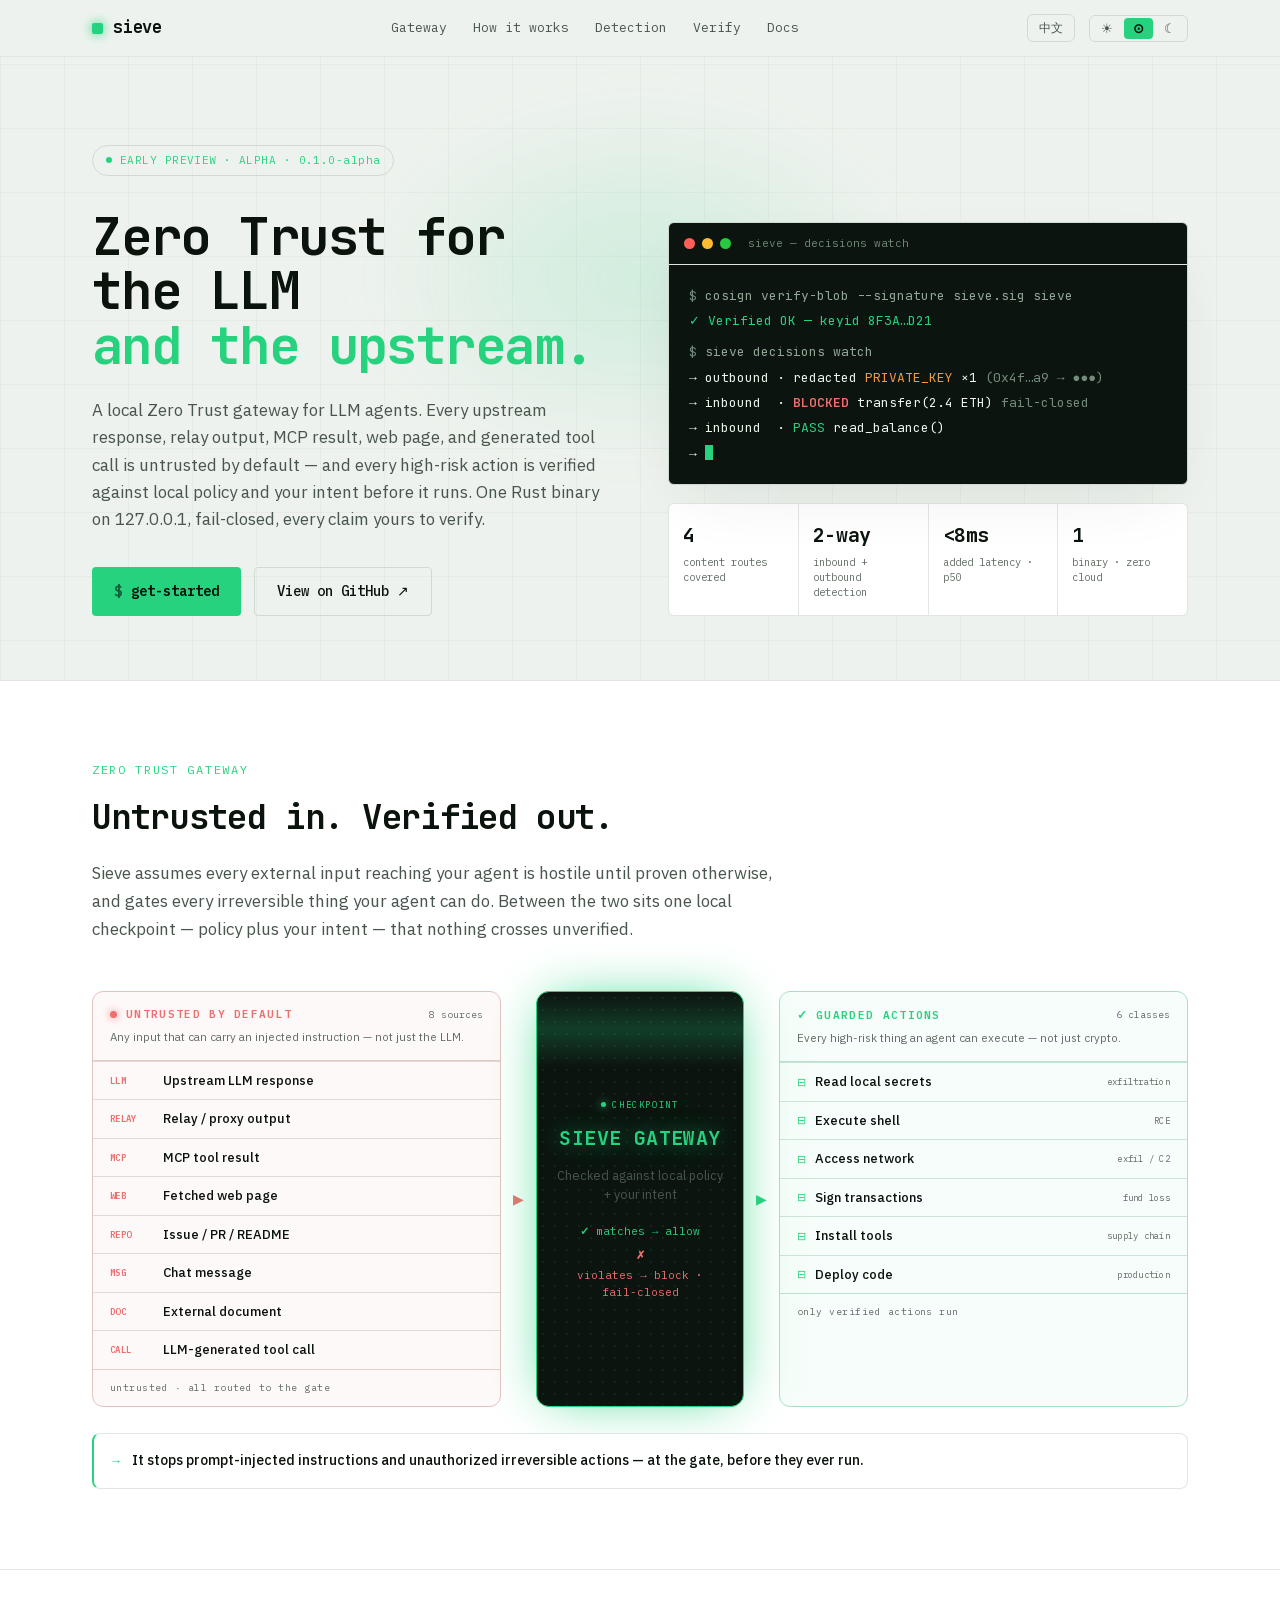
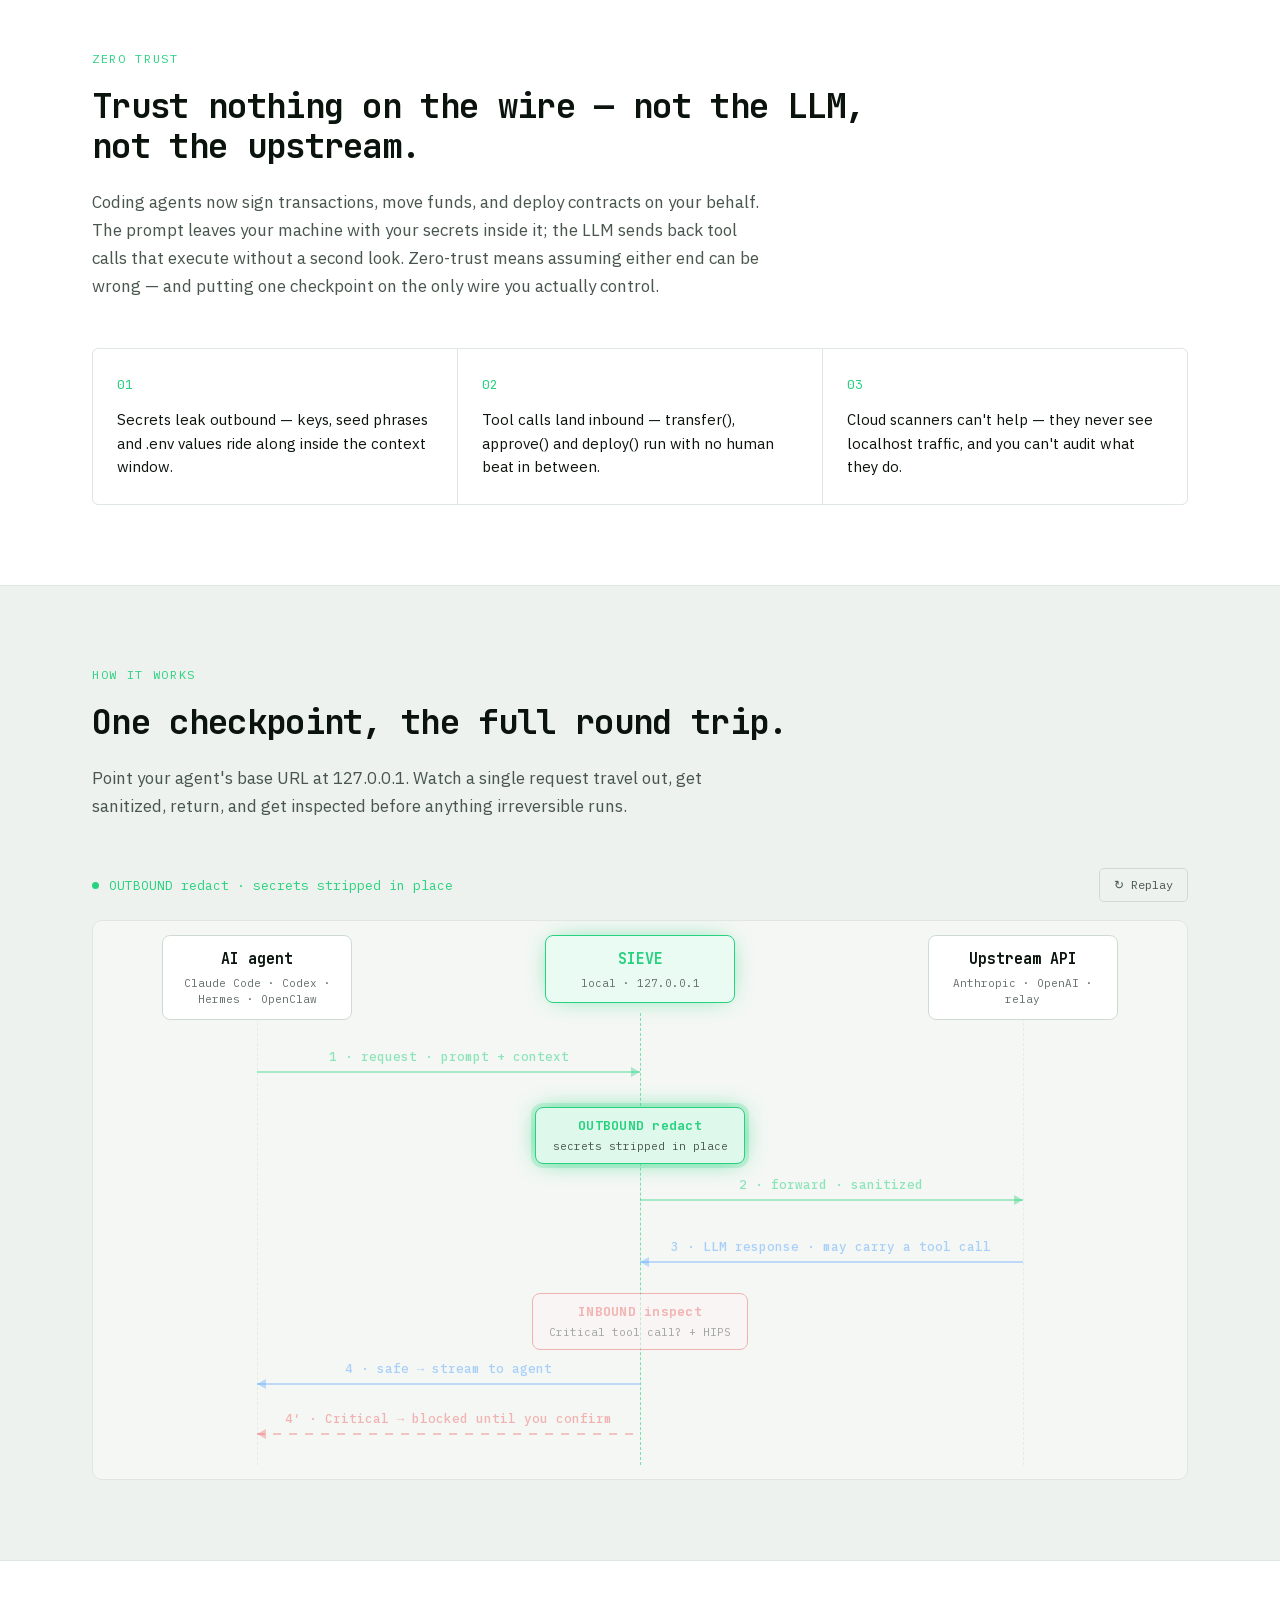
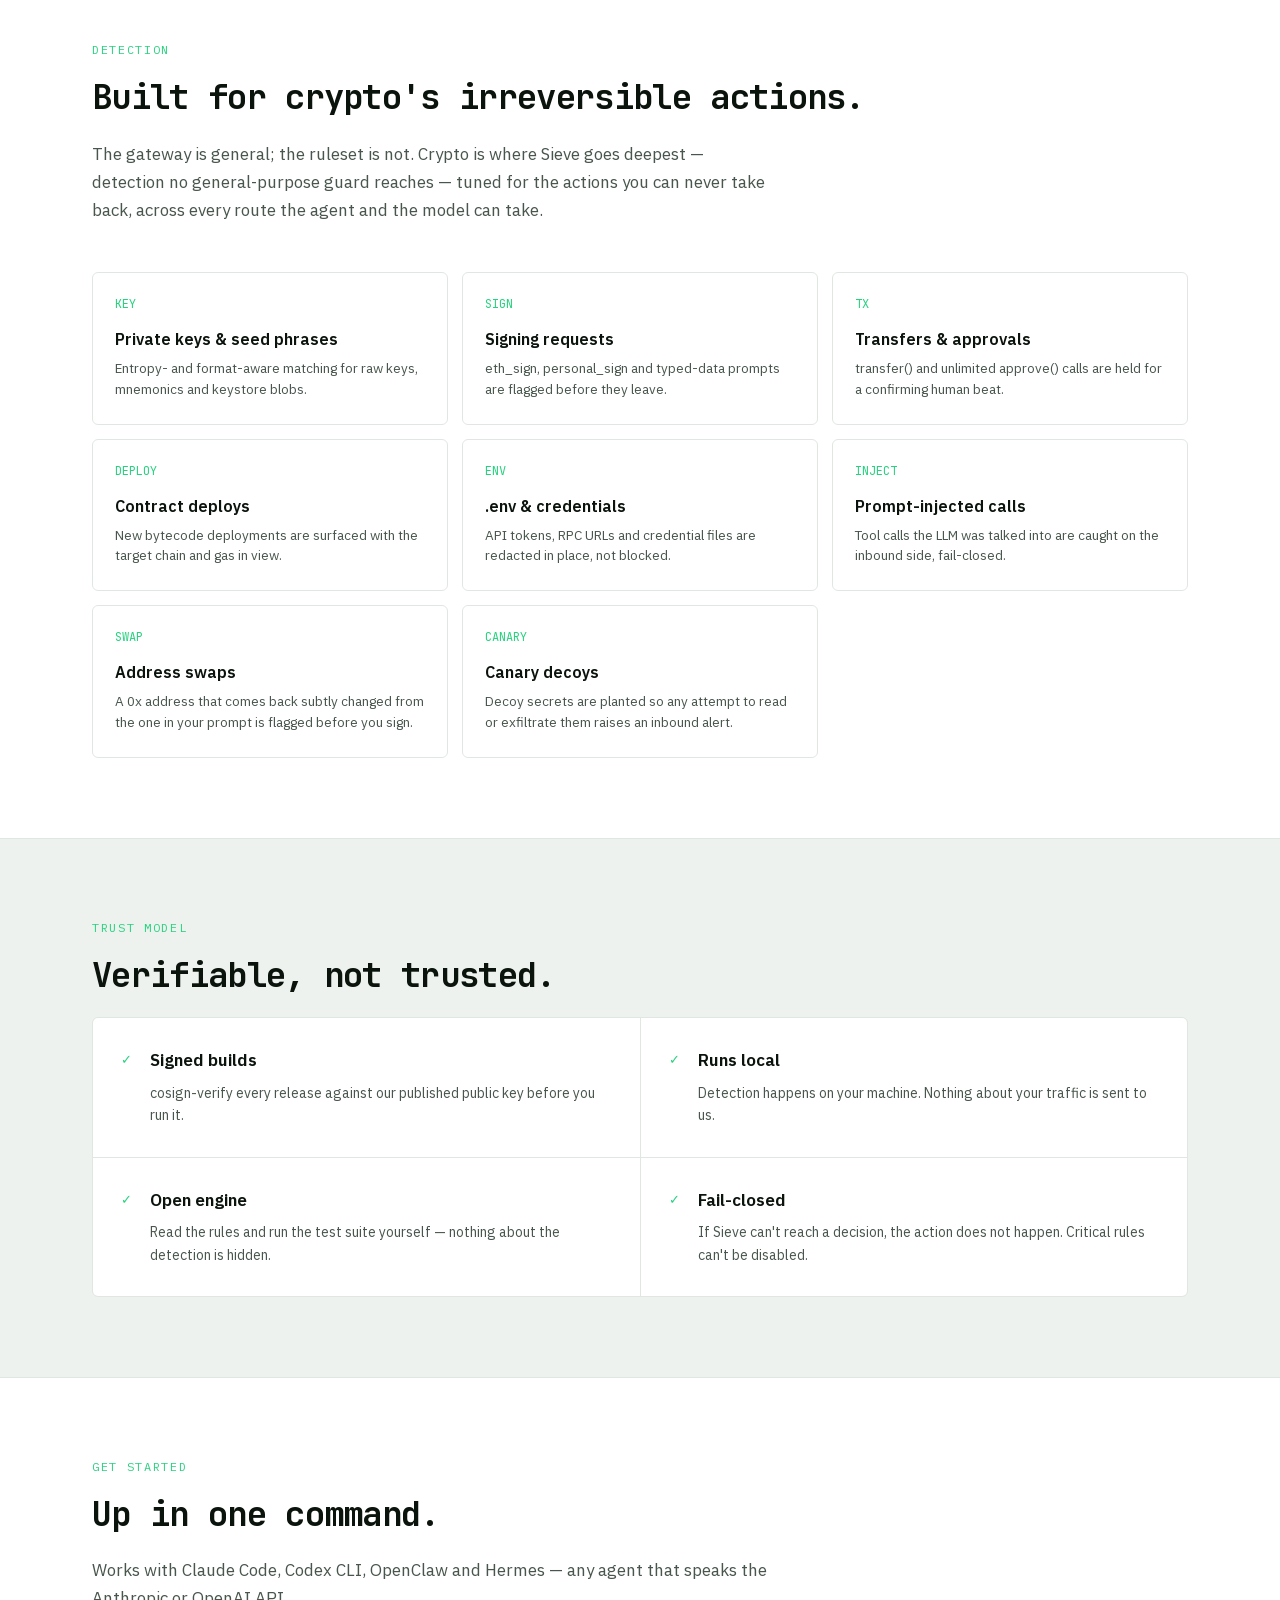
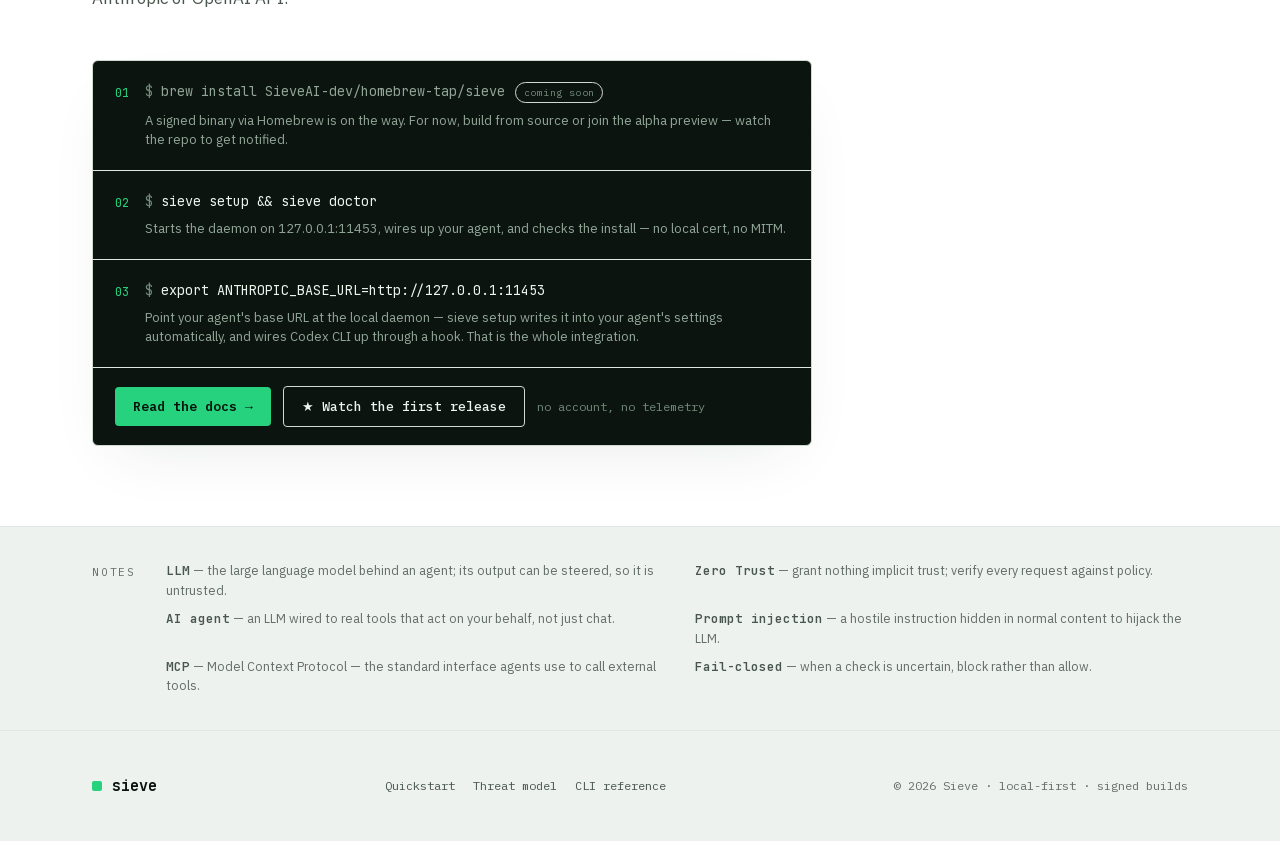
<file: index.html>
<!DOCTYPE html>
<html lang="en" data-theme="system" data-lang="en" data-accent="green">
<head>
  <meta charset="utf-8">
  <meta name="viewport" content="width=device-width, initial-scale=1">
  <title>Sieve — Local Security Proxy for AI Coding Agents (Claude Code, Codex)</title>
  <meta name="description" content="A local-first security gateway for Claude Code and OpenAI-compatible coding agents. One Rust binary on 127.0.0.1: private keys and seed phrases redacted outbound, dangerous tool calls blocked inbound. Fail-closed, zero cloud, open engine.">
  <link rel="canonical" href="https://sieveai.dev/">
  <link rel="alternate" hreflang="en" href="https://sieveai.dev/">
  <link rel="alternate" hreflang="zh-Hans" href="https://sieveai.dev/zh/">
  <link rel="alternate" hreflang="x-default" href="https://sieveai.dev/">

  <!-- anti-flash: set data-theme from localStorage before CSS paints -->
  <script>
    (function () {
      try {
        var d = document.documentElement;
        d.classList.add('js');
        var th = localStorage.getItem('sieve.theme') || 'system';
        d.setAttribute('data-theme', th);
      } catch (e) { /* keep markup defaults */ }
    })();
  </script>

  <!-- Open Graph / Twitter -->
  <meta property="og:type" content="website">
  <meta property="og:site_name" content="Sieve">
  <meta property="og:locale" content="en_US">
  <meta property="og:url" content="https://sieveai.dev/">
  <meta property="og:title" content="Sieve — Local Security Proxy for AI Coding Agents (Claude Code, Codex)">
  <meta property="og:description" content="A local-first security gateway for Claude Code and OpenAI-compatible coding agents. One Rust binary on 127.0.0.1: private keys and seed phrases redacted outbound, dangerous tool calls blocked inbound. Fail-closed, zero cloud, open engine.">
  <meta property="og:image" content="https://sieveai.dev/assets/og.png">
  <meta property="og:image:width" content="1200">
  <meta property="og:image:height" content="630">
  <meta name="twitter:card" content="summary_large_image">

  <script type="application/ld+json">
  {
    "@context": "https://schema.org",
    "@graph": [
      {
        "@type": "SoftwareApplication",
        "name": "Sieve",
        "url": "https://sieveai.dev/",
        "operatingSystem": "macOS",
        "applicationCategory": "SecurityApplication",
        "offers": { "@type": "Offer", "price": "0", "priceCurrency": "USD" },
        "downloadUrl": "https://github.com/SieveAI-dev/sieve",
        "softwareHelp": { "@type": "CreativeWork", "url": "https://sieveai.dev/docs.html" },
        "description": "Local-first security proxy for AI coding agents: secrets redacted outbound, dangerous tool calls intercepted inbound, fail-closed.",
        "author": { "@type": "Person", "name": "Doskey Lee" }
      },
      { "@type": "WebSite", "name": "Sieve", "url": "https://sieveai.dev/" }
    ]
  }
  </script>

  <link rel="icon" href="/favicon.ico" sizes="48x48">
  <link rel="icon" type="image/svg+xml" href="/assets/favicon.svg">
  <link rel="apple-touch-icon" href="/assets/apple-touch-icon.png">
  <link rel="stylesheet" href="/assets/style.css">
  <script defer src="/assets/app.js"></script>
</head>
<body>
  <div class="bg-grid"></div>

  <div class="page" id="top">

    <!-- ============ HEADER ============ -->
    <header class="site-header">
      <div class="site-header__inner">
        <a class="brand" href="/">
          <span class="brand__dot"></span>sieve
        </a>
        <button class="nav-toggle" type="button" aria-label="Menu" aria-expanded="false">≡</button>
        <nav class="site-nav">
          <a href="#gateway"><span class="lang-en">Gateway</span></a>
          <a href="#how"><span class="lang-en">How it works</span></a>
          <a href="#detect"><span class="lang-en">Detection</span></a>
          <a href="#verify"><span class="lang-en">Verify</span></a>
          <a href="/docs.html"><span class="lang-en">Docs</span></a>
        </nav>
        <div class="header-right">
          <a class="lang-switch" href="/zh/" lang="zh-Hans">中文</a>
          <div data-controls></div>
        </div>
      </div>
    </header>

    <main>

      <!-- ============ HERO ============ -->
      <section class="hero">
        <div class="hero__glow"></div>

        <div class="badge">
          <span class="badge__dot"></span>
          <span class="lang-en">EARLY PREVIEW · ALPHA · 0.1.0-alpha</span>
          
        </div>

        <div class="hero__main">
          <div class="hero__body">
            <h1 class="hero__title">
              <span class="lang-en">Zero Trust for the LLM<br><span class="hero__title-accent">and the upstream.</span></span>
              
            </h1>

            <p class="hero__sub">
              <span class="lang-en">A local Zero Trust gateway for LLM agents. Every upstream response, relay output, MCP result, web page, and generated tool call is untrusted by default — and every high-risk action is verified against local policy and your intent before it runs. One Rust binary on 127.0.0.1, fail-closed, every claim yours to verify.</span>
              
            </p>

            <div class="cta-row">
              <a class="btn btn--primary" href="#start">
                <span class="btn__sigil">$</span>
                <span class="lang-en">get-started</span>
              </a>
              <a class="btn btn--ghost" href="https://github.com/SieveAI-dev/sieve">
                <span class="lang-en">View on GitHub ↗</span>
              </a>
            </div>
          </div>

          <!-- RIGHT COLUMN: terminal + stats -->
          <div class="hero__aside">
            <!-- terminal proof -->
            <div class="terminal">
              <div class="terminal__bar">
                <span class="terminal__dot terminal__dot--r"></span>
                <span class="terminal__dot terminal__dot--y"></span>
                <span class="terminal__dot terminal__dot--g"></span>
                <span class="terminal__title">sieve — decisions watch</span>
              </div>
              <div class="terminal__body">
                <div><span class="t-prompt">$</span> cosign verify-blob --signature sieve.sig sieve</div>
                <div class="t-ok">✓ Verified OK — keyid 8F3A…D21</div>
                <div class="t-gap"><span class="t-prompt">$</span> sieve decisions watch</div>
                <div class="t-line">→ outbound · redacted <span class="t-warn">PRIVATE_KEY</span> ×1 <span class="t-dim">(0x4f…a9 → ●●●)</span></div>
                <div class="t-line">→ inbound&nbsp; · <span class="t-block">BLOCKED</span> transfer(2.4 ETH) <span class="t-dim">fail-closed</span></div>
                <div class="t-line">→ inbound&nbsp; · <span class="t-pass">PASS</span> read_balance()</div>
                <div class="t-line">→ <span class="cursor"></span></div>
              </div>
            </div>

            <!-- stat strip -->
            <div class="stats">
              <div class="stat">
                <div class="stat__v">4</div>
                <div class="stat__l"><span class="lang-en">content routes covered</span></div>
              </div>
              <div class="stat">
                <div class="stat__v">2-way</div>
                <div class="stat__l"><span class="lang-en">inbound + outbound detection</span></div>
              </div>
              <div class="stat">
                <div class="stat__v">&lt;8ms</div>
                <div class="stat__l"><span class="lang-en">added latency · p50</span></div>
              </div>
              <div class="stat">
                <div class="stat__v">1</div>
                <div class="stat__l"><span class="lang-en">binary · zero cloud</span></div>
              </div>
            </div>
          </div>
        </div>
      </section>

      <!-- ============ ZERO TRUST GATEWAY ============ -->
      <section class="section section--alt" id="gateway">
        <div class="section__inner">
          <div class="kicker reveal"><span class="lang-en">ZERO TRUST GATEWAY</span></div>
          <h2 class="h2 reveal">
            <span class="lang-en">Untrusted in. Verified out.</span>
            
          </h2>
          <p class="section__lead reveal">
            <span class="lang-en">Sieve assumes every external input reaching your agent is hostile until proven otherwise, and gates every irreversible thing your agent can do. Between the two sits one local checkpoint — policy plus your intent — that nothing crosses unverified.</span>
            
          </p>

          <!-- CONVERGING PIPELINE: untrusted sources ▶ the gate ▶ guarded actions -->
          <div class="pipe reveal">

            <!-- ① UNTRUSTED INPUTS -->
            <div class="pipe-col pipe-col--in">
              <div class="pipe-col__head">
                <div class="pipe-col__title">
                  <span class="pipe-col__dot"></span>
                  <span class="pipe-col__label"><span class="lang-en">Untrusted by default</span></span>
                  <span class="pipe-col__count"><span class="lang-en">8 sources</span></span>
                </div>
                <div class="pipe-col__hint"><span class="lang-en">Any input that can carry an injected instruction — not just the LLM.</span></div>
              </div>
              <div class="pipe-row"><span class="pipe-row__c">LLM</span><span class="pipe-row__t"><span class="lang-en">Upstream LLM response</span></span></div>
              <div class="pipe-row"><span class="pipe-row__c">RELAY</span><span class="pipe-row__t"><span class="lang-en">Relay / proxy output</span></span></div>
              <div class="pipe-row"><span class="pipe-row__c">MCP</span><span class="pipe-row__t"><span class="lang-en">MCP tool result</span></span></div>
              <div class="pipe-row"><span class="pipe-row__c">WEB</span><span class="pipe-row__t"><span class="lang-en">Fetched web page</span></span></div>
              <div class="pipe-row"><span class="pipe-row__c">REPO</span><span class="pipe-row__t"><span class="lang-en">Issue / PR / README</span></span></div>
              <div class="pipe-row"><span class="pipe-row__c">MSG</span><span class="pipe-row__t"><span class="lang-en">Chat message</span></span></div>
              <div class="pipe-row"><span class="pipe-row__c">DOC</span><span class="pipe-row__t"><span class="lang-en">External document</span></span></div>
              <div class="pipe-row"><span class="pipe-row__c">CALL</span><span class="pipe-row__t"><span class="lang-en">LLM-generated tool call</span></span></div>
              <div class="pipe-col__flow pipe-col__flow--in"><span class="lang-en">untrusted · all routed to the gate</span></div>
            </div>

            <!-- ARROW (in → gate) -->
            <div class="pipe-arrow pipe-arrow--in" aria-hidden="true">▶</div>

            <!-- THE GATE -->
            <div class="pipe-gate">
              <div class="pipe-gate__dots" aria-hidden="true"></div>
              <div class="pipe-gate__scan" aria-hidden="true"></div>
              <div class="pipe-gate__inner">
                <div class="pipe-gate__checkpoint"><span class="pipe-gate__cp-dot"></span>CHECKPOINT</div>
                <div class="pipe-gate__name"><span class="lang-en">SIEVE GATEWAY</span></div>
                <div class="pipe-gate__mech"><span class="lang-en">Checked against local policy + your intent</span></div>
                <div class="pipe-gate__verdicts">
                  <span class="pipe-gate__allow"><span class="pipe-gate__mark">✓</span><span class="lang-en">matches → allow</span></span>
                  <span class="pipe-gate__block"><span class="pipe-gate__mark">✗</span><span class="lang-en">violates → block · <span style="white-space:nowrap">fail-closed</span></span></span>
                </div>
              </div>
            </div>

            <!-- ARROW (gate → out) -->
            <div class="pipe-arrow pipe-arrow--out" aria-hidden="true">▶</div>

            <!-- ② GUARDED ACTIONS -->
            <div class="pipe-col pipe-col--out">
              <div class="pipe-col__head">
                <div class="pipe-col__title">
                  <span class="pipe-col__check">✓</span>
                  <span class="pipe-col__label"><span class="lang-en">Guarded actions</span></span>
                  <span class="pipe-col__count"><span class="lang-en">6 classes</span></span>
                </div>
                <div class="pipe-col__hint"><span class="lang-en">Every high-risk thing an agent can execute — not just crypto.</span></div>
              </div>
              <div class="pipe-row pipe-row--act"><span class="pipe-row__t"><span class="pipe-row__i">⊟</span><span class="lang-en">Read local secrets</span></span><span class="pipe-row__r"><span class="lang-en">exfiltration</span></span></div>
              <div class="pipe-row pipe-row--act"><span class="pipe-row__t"><span class="pipe-row__i">⊟</span><span class="lang-en">Execute shell</span></span><span class="pipe-row__r">RCE</span></div>
              <div class="pipe-row pipe-row--act"><span class="pipe-row__t"><span class="pipe-row__i">⊟</span><span class="lang-en">Access network</span></span><span class="pipe-row__r"><span class="lang-en">exfil / C2</span></span></div>
              <div class="pipe-row pipe-row--act"><span class="pipe-row__t"><span class="pipe-row__i">⊟</span><span class="lang-en">Sign transactions</span></span><span class="pipe-row__r"><span class="lang-en">fund loss</span></span></div>
              <div class="pipe-row pipe-row--act"><span class="pipe-row__t"><span class="pipe-row__i">⊟</span><span class="lang-en">Install tools</span></span><span class="pipe-row__r"><span class="lang-en">supply chain</span></span></div>
              <div class="pipe-row pipe-row--act"><span class="pipe-row__t"><span class="pipe-row__i">⊟</span><span class="lang-en">Deploy code</span></span><span class="pipe-row__r"><span class="lang-en">production</span></span></div>
              <div class="pipe-col__flow pipe-col__flow--out"><span class="lang-en">only verified actions run</span></div>
            </div>

          </div>

          <!-- PROBLEM SOLVED -->
          <div class="pipe-problem reveal">
            <span class="pipe-problem__sigil">→</span>
            <span class="pipe-problem__t"><span class="lang-en">It stops prompt-injected instructions and unauthorized irreversible actions — at the gate, before they ever run.</span></span>
          </div>
        </div>
      </section>

      <!-- ============ PROBLEM ============ -->
      <section class="section section--alt">
        <div class="section__inner">
          <div class="kicker reveal"><span class="lang-en">ZERO TRUST</span></div>
          <h2 class="h2 reveal">
            <span class="lang-en">Trust nothing on the wire — not the LLM, not the upstream.</span>
            
          </h2>
          <p class="section__lead reveal">
            <span class="lang-en">Coding agents now sign transactions, move funds, and deploy contracts on your behalf. The prompt leaves your machine with your secrets inside it; the LLM sends back tool calls that execute without a second look. Zero-trust means assuming either end can be wrong — and putting one checkpoint on the only wire you actually control.</span>
            
          </p>
          <div class="grid-3 reveal">
            <div class="prob">
              <div class="prob__n">01</div>
              <div class="prob__t"><span class="lang-en">Secrets leak outbound — keys, seed phrases and .env values ride along inside the context window.</span></div>
            </div>
            <div class="prob">
              <div class="prob__n">02</div>
              <div class="prob__t"><span class="lang-en">Tool calls land inbound — transfer(), approve() and deploy() run with no human beat in between.</span></div>
            </div>
            <div class="prob">
              <div class="prob__n">03</div>
              <div class="prob__t"><span class="lang-en">Cloud scanners can't help — they never see localhost traffic, and you can't audit what they do.</span></div>
            </div>
          </div>
        </div>
      </section>

      <!-- ============ HOW IT WORKS — interactive diagram ============ -->
      <section class="section" id="how">
        <div class="section__inner">
          <div class="kicker reveal"><span class="lang-en">HOW IT WORKS</span></div>
          <h2 class="h2 reveal">
            <span class="lang-en">One checkpoint, the full round trip.</span>
            
          </h2>
          <p class="section__lead reveal">
            <span class="lang-en">Point your agent's base URL at 127.0.0.1. Watch a single request travel out, get sanitized, return, and get inspected before anything irreversible runs.</span>
            
          </p>
          <div class="reveal" data-how-diagram></div>
        </div>
      </section>

      <!-- ============ DETECTION ============ -->
      <section class="section section--alt" id="detect">
        <div class="section__inner">
          <div class="kicker reveal"><span class="lang-en">DETECTION</span></div>
          <h2 class="h2 reveal">
            <span class="lang-en">Built for crypto's irreversible actions.</span>
            
          </h2>
          <p class="section__lead reveal">
            <span class="lang-en">The gateway is general; the ruleset is not. Crypto is where Sieve goes deepest — detection no general-purpose guard reaches — tuned for the actions you can never take back, across every route the agent and the model can take.</span>
            
          </p>
          <div class="cards-3">
            <div class="detect reveal">
              <div class="detect__k">KEY</div>
              <div class="detect__t"><span class="lang-en">Private keys &amp; seed phrases</span></div>
              <div class="detect__d"><span class="lang-en">Entropy- and format-aware matching for raw keys, mnemonics and keystore blobs.</span></div>
            </div>
            <div class="detect reveal">
              <div class="detect__k">SIGN</div>
              <div class="detect__t"><span class="lang-en">Signing requests</span></div>
              <div class="detect__d"><span class="lang-en">eth_sign, personal_sign and typed-data prompts are flagged before they leave.</span></div>
            </div>
            <div class="detect reveal">
              <div class="detect__k">TX</div>
              <div class="detect__t"><span class="lang-en">Transfers &amp; approvals</span></div>
              <div class="detect__d"><span class="lang-en">transfer() and unlimited approve() calls are held for a confirming human beat.</span></div>
            </div>
            <div class="detect reveal">
              <div class="detect__k">DEPLOY</div>
              <div class="detect__t"><span class="lang-en">Contract deploys</span></div>
              <div class="detect__d"><span class="lang-en">New bytecode deployments are surfaced with the target chain and gas in view.</span></div>
            </div>
            <div class="detect reveal">
              <div class="detect__k">ENV</div>
              <div class="detect__t"><span class="lang-en">.env &amp; credentials</span></div>
              <div class="detect__d"><span class="lang-en">API tokens, RPC URLs and credential files are redacted in place, not blocked.</span></div>
            </div>
            <div class="detect reveal">
              <div class="detect__k">INJECT</div>
              <div class="detect__t"><span class="lang-en">Prompt-injected calls</span></div>
              <div class="detect__d"><span class="lang-en">Tool calls the LLM was talked into are caught on the inbound side, fail-closed.</span></div>
            </div>
            <div class="detect reveal">
              <div class="detect__k">SWAP</div>
              <div class="detect__t"><span class="lang-en">Address swaps</span></div>
              <div class="detect__d"><span class="lang-en">A 0x address that comes back subtly changed from the one in your prompt is flagged before you sign.</span></div>
            </div>
            <div class="detect reveal">
              <div class="detect__k">CANARY</div>
              <div class="detect__t"><span class="lang-en">Canary decoys</span></div>
              <div class="detect__d"><span class="lang-en">Decoy secrets are planted so any attempt to read or exfiltrate them raises an inbound alert.</span></div>
            </div>
          </div>
        </div>
      </section>

      <!-- ============ VERIFY ============ -->
      <section class="section" id="verify">
        <div class="section__inner">
          <div class="kicker reveal"><span class="lang-en">TRUST MODEL</span></div>
          <h2 class="h2 reveal">
            <span class="lang-en">Verifiable, not trusted.</span>
            
          </h2>
          <div class="grid-2 reveal">
            <div class="verify">
              <div class="verify__n">✓</div>
              <div>
                <div class="verify__t"><span class="lang-en">Signed builds</span></div>
                <div class="verify__d"><span class="lang-en">cosign-verify every release against our published public key before you run it.</span></div>
              </div>
            </div>
            <div class="verify">
              <div class="verify__n">✓</div>
              <div>
                <div class="verify__t"><span class="lang-en">Runs local</span></div>
                <div class="verify__d"><span class="lang-en">Detection happens on your machine. Nothing about your traffic is sent to us.</span></div>
              </div>
            </div>
            <div class="verify">
              <div class="verify__n">✓</div>
              <div>
                <div class="verify__t"><span class="lang-en">Open engine</span></div>
                <div class="verify__d"><span class="lang-en">Read the rules and run the test suite yourself — nothing about the detection is hidden.</span></div>
              </div>
            </div>
            <div class="verify">
              <div class="verify__n">✓</div>
              <div>
                <div class="verify__t"><span class="lang-en">Fail-closed</span></div>
                <div class="verify__d"><span class="lang-en">If Sieve can't reach a decision, the action does not happen. Critical rules can't be disabled.</span></div>
              </div>
            </div>
          </div>
        </div>
      </section>

      <!-- ============ GET STARTED ============ -->
      <section class="section section--alt" id="start">
        <div class="section__inner">
          <div class="kicker reveal"><span class="lang-en">GET STARTED</span></div>
          <h2 class="h2 reveal">
            <span class="lang-en">Up in one command.</span>
            
          </h2>
          <p class="section__lead reveal">
            <span class="lang-en">Works with Claude Code, Codex CLI, OpenClaw and Hermes — any agent that speaks the Anthropic or OpenAI API.</span>
            
          </p>
          <div class="steps reveal">
            <div class="step">
              <div class="step__n">01</div>
              <div class="step__main">
                <div class="step__cmd step__cmd--soon"><span class="t-prompt">$ </span>brew install SieveAI-dev/homebrew-tap/sieve<span class="step__soon"><span class="lang-en">coming soon</span></span></div>
                <div class="step__note"><span class="lang-en">A signed binary via Homebrew is on the way. For now, build from source or join the alpha preview — watch the repo to get notified.</span></div>
              </div>
            </div>
            <div class="step">
              <div class="step__n">02</div>
              <div class="step__main">
                <div class="step__cmd"><span class="t-prompt">$ </span>sieve setup &amp;&amp; sieve doctor</div>
                <div class="step__note"><span class="lang-en">Starts the daemon on 127.0.0.1:11453, wires up your agent, and checks the install — no local cert, no MITM.</span></div>
              </div>
            </div>
            <div class="step">
              <div class="step__n">03</div>
              <div class="step__main">
                <div class="step__cmd"><span class="t-prompt">$ </span>export ANTHROPIC_BASE_URL=http://127.0.0.1:11453</div>
                <div class="step__note"><span class="lang-en">Point your agent's base URL at the local daemon — sieve setup writes it into your agent's settings automatically, and wires Codex CLI up through a hook. That is the whole integration.</span></div>
              </div>
            </div>
            <div class="steps__foot">
              <a class="btn btn--primary" href="/docs.html" style="padding:10px 18px; font-size:13px;">
                <span class="lang-en">Read the docs →</span>
              </a>
              <a class="btn btn--ghost" href="https://github.com/SieveAI-dev/sieve" target="_blank" rel="noopener" style="padding:10px 18px; font-size:13px; color:var(--tt);">
                <span class="lang-en">★ Watch the first release</span>
              </a>
              <span class="steps__foot-note"><span class="lang-en">no account, no telemetry</span></span>
            </div>
          </div>
        </div>
      </section>

      <!-- ============ NOTES (glossary footnotes) ============ -->
      <section class="section" id="glossary">
        <div class="section__inner">
          <div class="gloss">
            <div class="gloss__kicker"><span class="lang-en">NOTES</span></div>
            <div class="gloss__grid">
              <div class="gloss__item">
                <span class="gloss__term">LLM</span>
                <span class="gloss__sep"> — </span>
                <span class="gloss__def"><span class="lang-en">the large language model behind an agent; its output can be steered, so it is untrusted.</span></span>
              </div>
              <div class="gloss__item">
                <span class="gloss__term"><span class="lang-en">Zero Trust</span></span>
                <span class="gloss__sep"> — </span>
                <span class="gloss__def"><span class="lang-en">grant nothing implicit trust; verify every request against policy.</span></span>
              </div>
              <div class="gloss__item">
                <span class="gloss__term">AI agent</span>
                <span class="gloss__sep"> — </span>
                <span class="gloss__def"><span class="lang-en">an LLM wired to real tools that act on your behalf, not just chat.</span></span>
              </div>
              <div class="gloss__item">
                <span class="gloss__term"><span class="lang-en">Prompt injection</span></span>
                <span class="gloss__sep"> — </span>
                <span class="gloss__def"><span class="lang-en">a hostile instruction hidden in normal content to hijack the LLM.</span></span>
              </div>
              <div class="gloss__item">
                <span class="gloss__term">MCP</span>
                <span class="gloss__sep"> — </span>
                <span class="gloss__def"><span class="lang-en">Model Context Protocol — the standard interface agents use to call external tools.</span></span>
              </div>
              <div class="gloss__item">
                <span class="gloss__term">Fail-closed</span>
                <span class="gloss__sep"> — </span>
                <span class="gloss__def"><span class="lang-en">when a check is uncertain, block rather than allow.</span></span>
              </div>
            </div>
          </div>
        </div>
      </section>
    </main>

    <!-- ============ FOOTER ============ -->
    <footer class="site-footer">
      <div class="site-footer__inner">
        <a class="site-footer__brand" href="/">
          <span class="brand__dot"></span>sieve
        </a>
        <nav class="site-footer__nav" aria-label="Documentation">
          <a href="/docs/quickstart.html"><span class="lang-en">Quickstart</span></a>
          <a href="/docs/threat-model.html"><span class="lang-en">Threat model</span></a>
          <a href="/docs/cli.html"><span class="lang-en">CLI reference</span></a>
        </nav>
        <div class="site-footer__meta">
          <span class="lang-en">© 2026 Sieve · local-first · signed builds</span>
          
        </div>
      </div>
    </footer>
  </div>
</body>
</html>
</file>
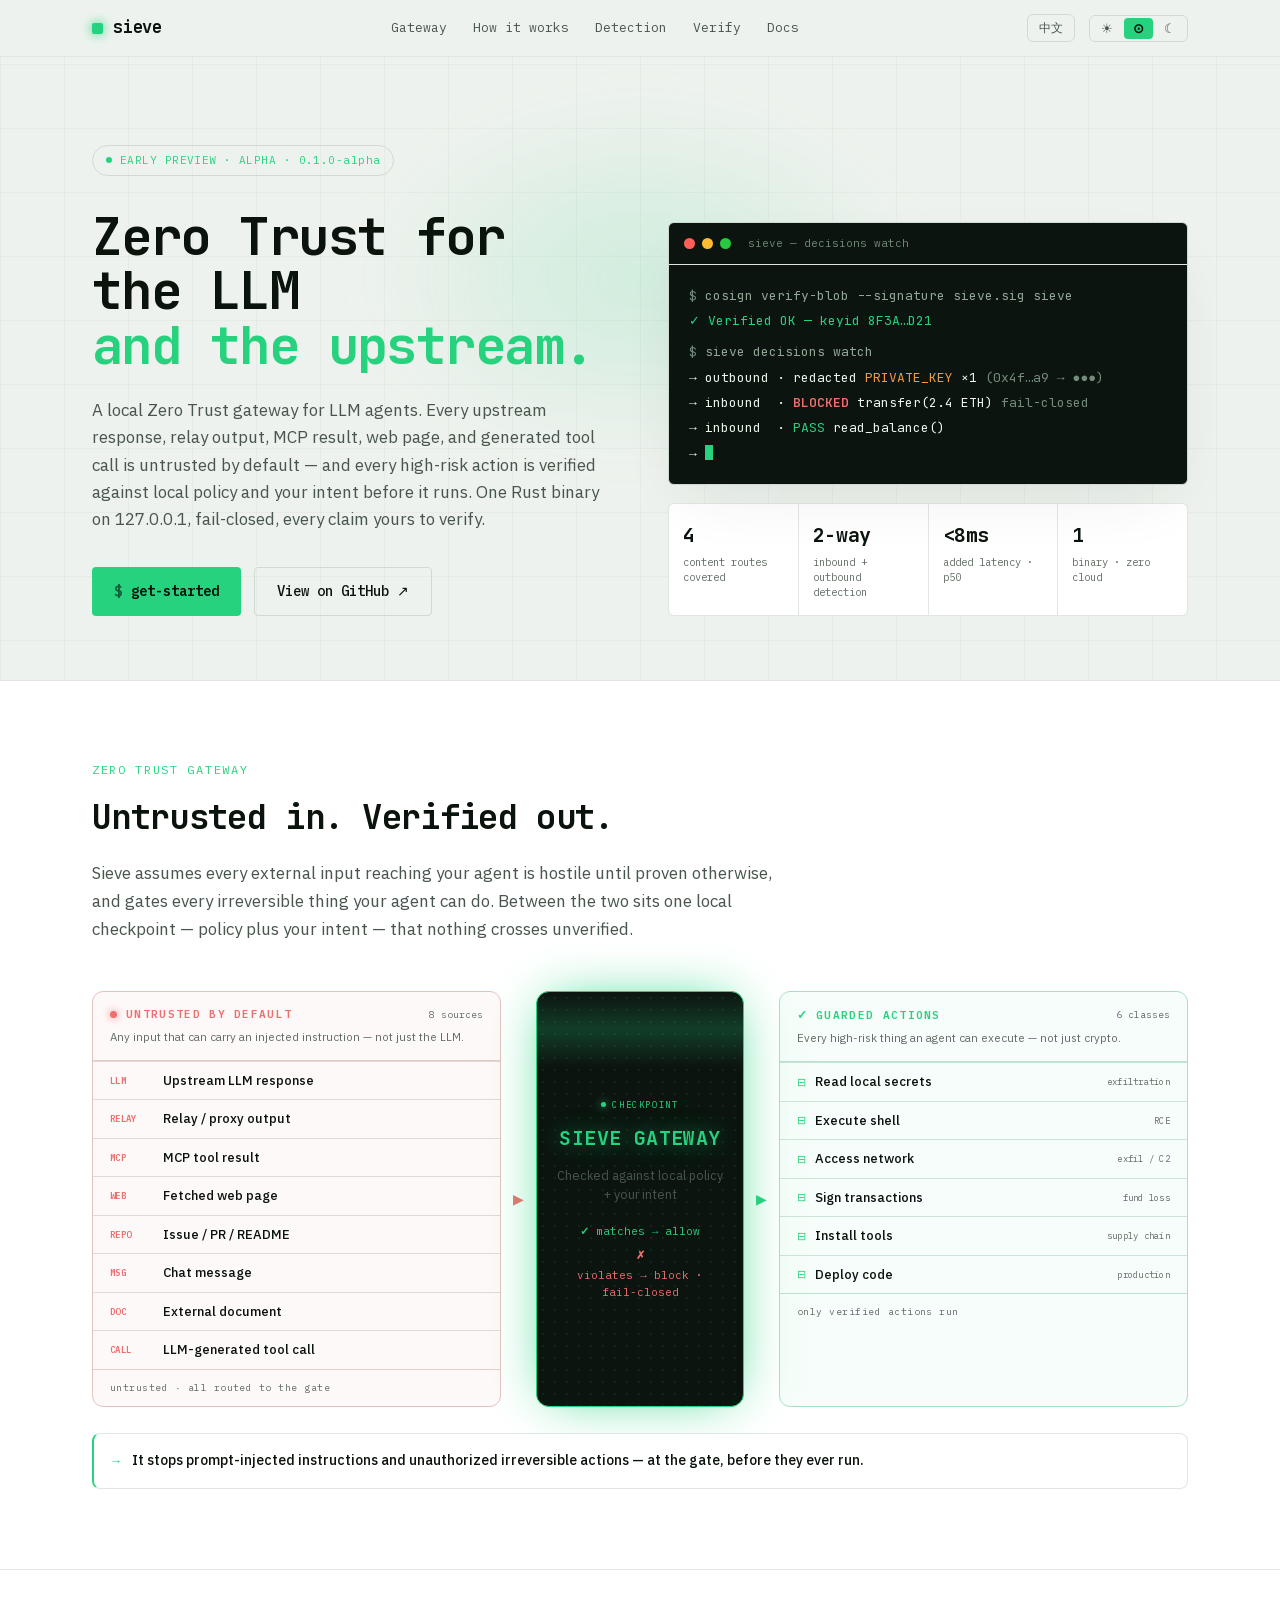
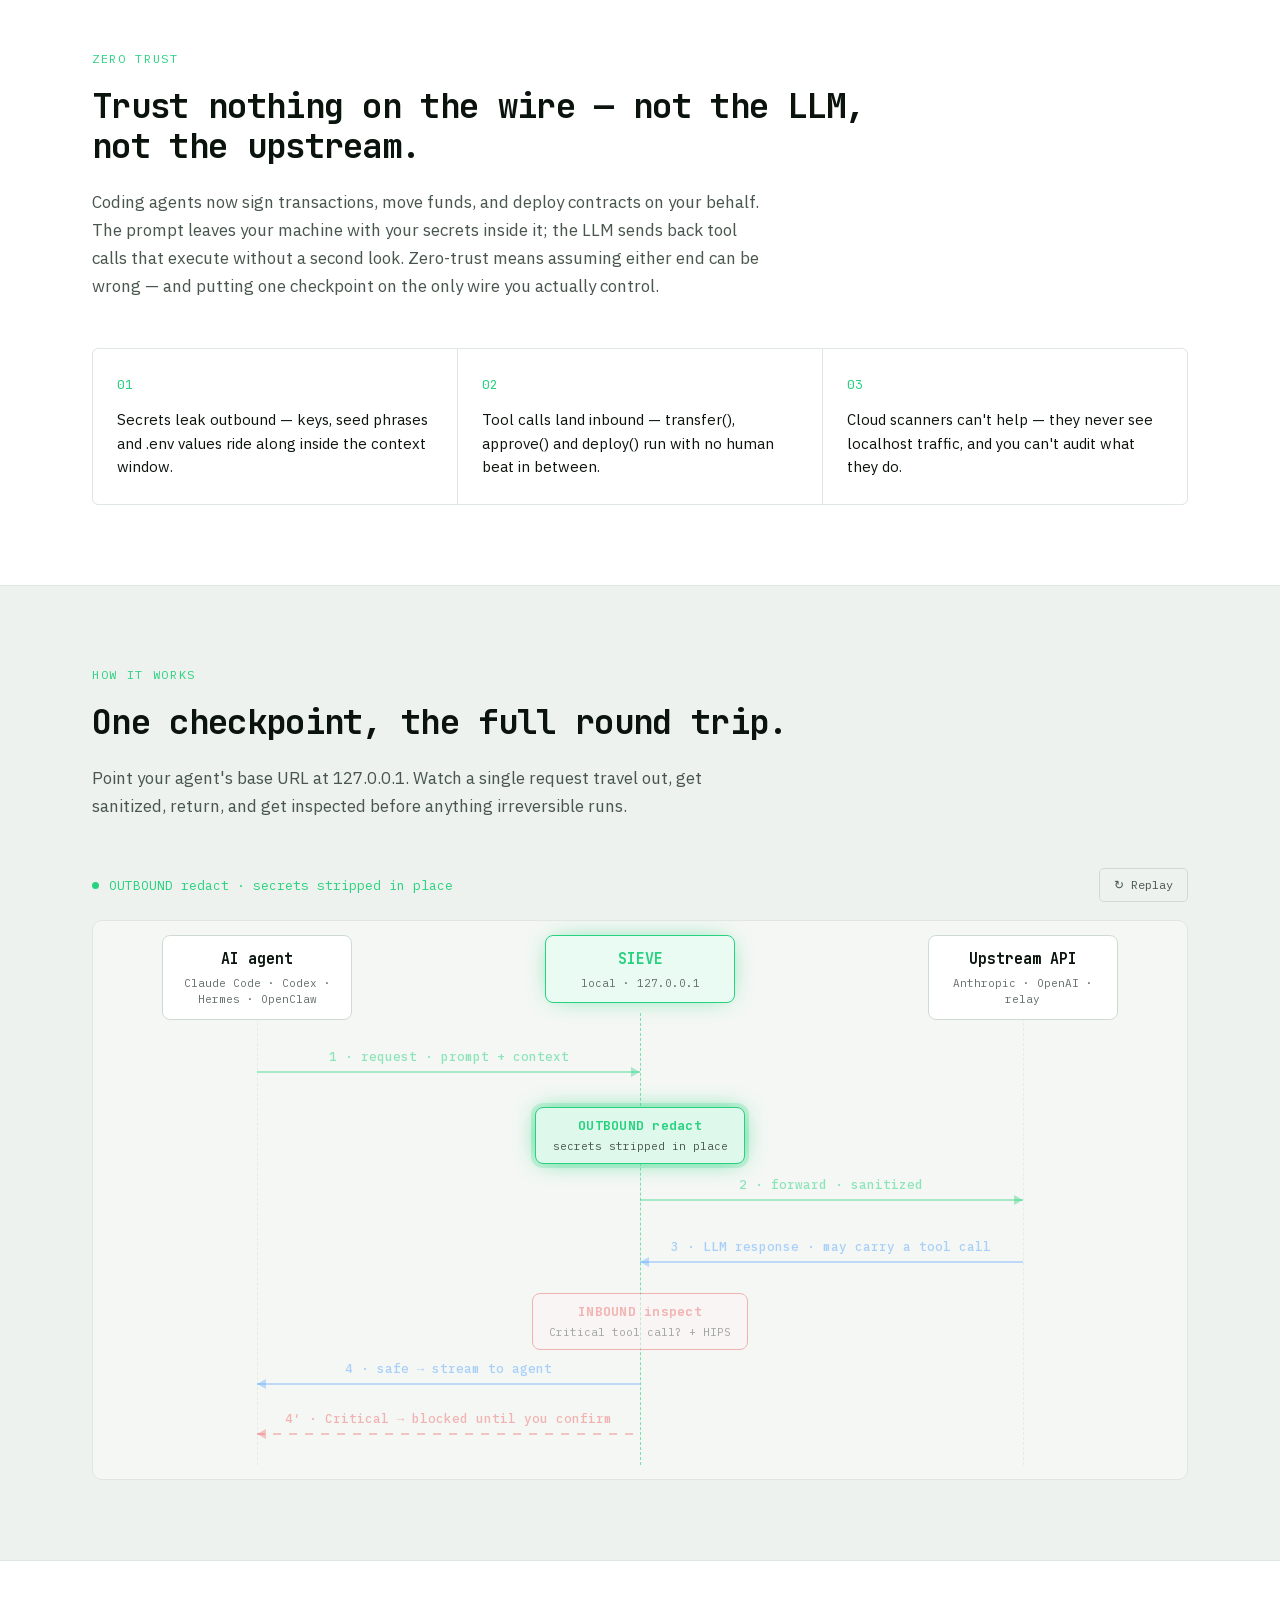
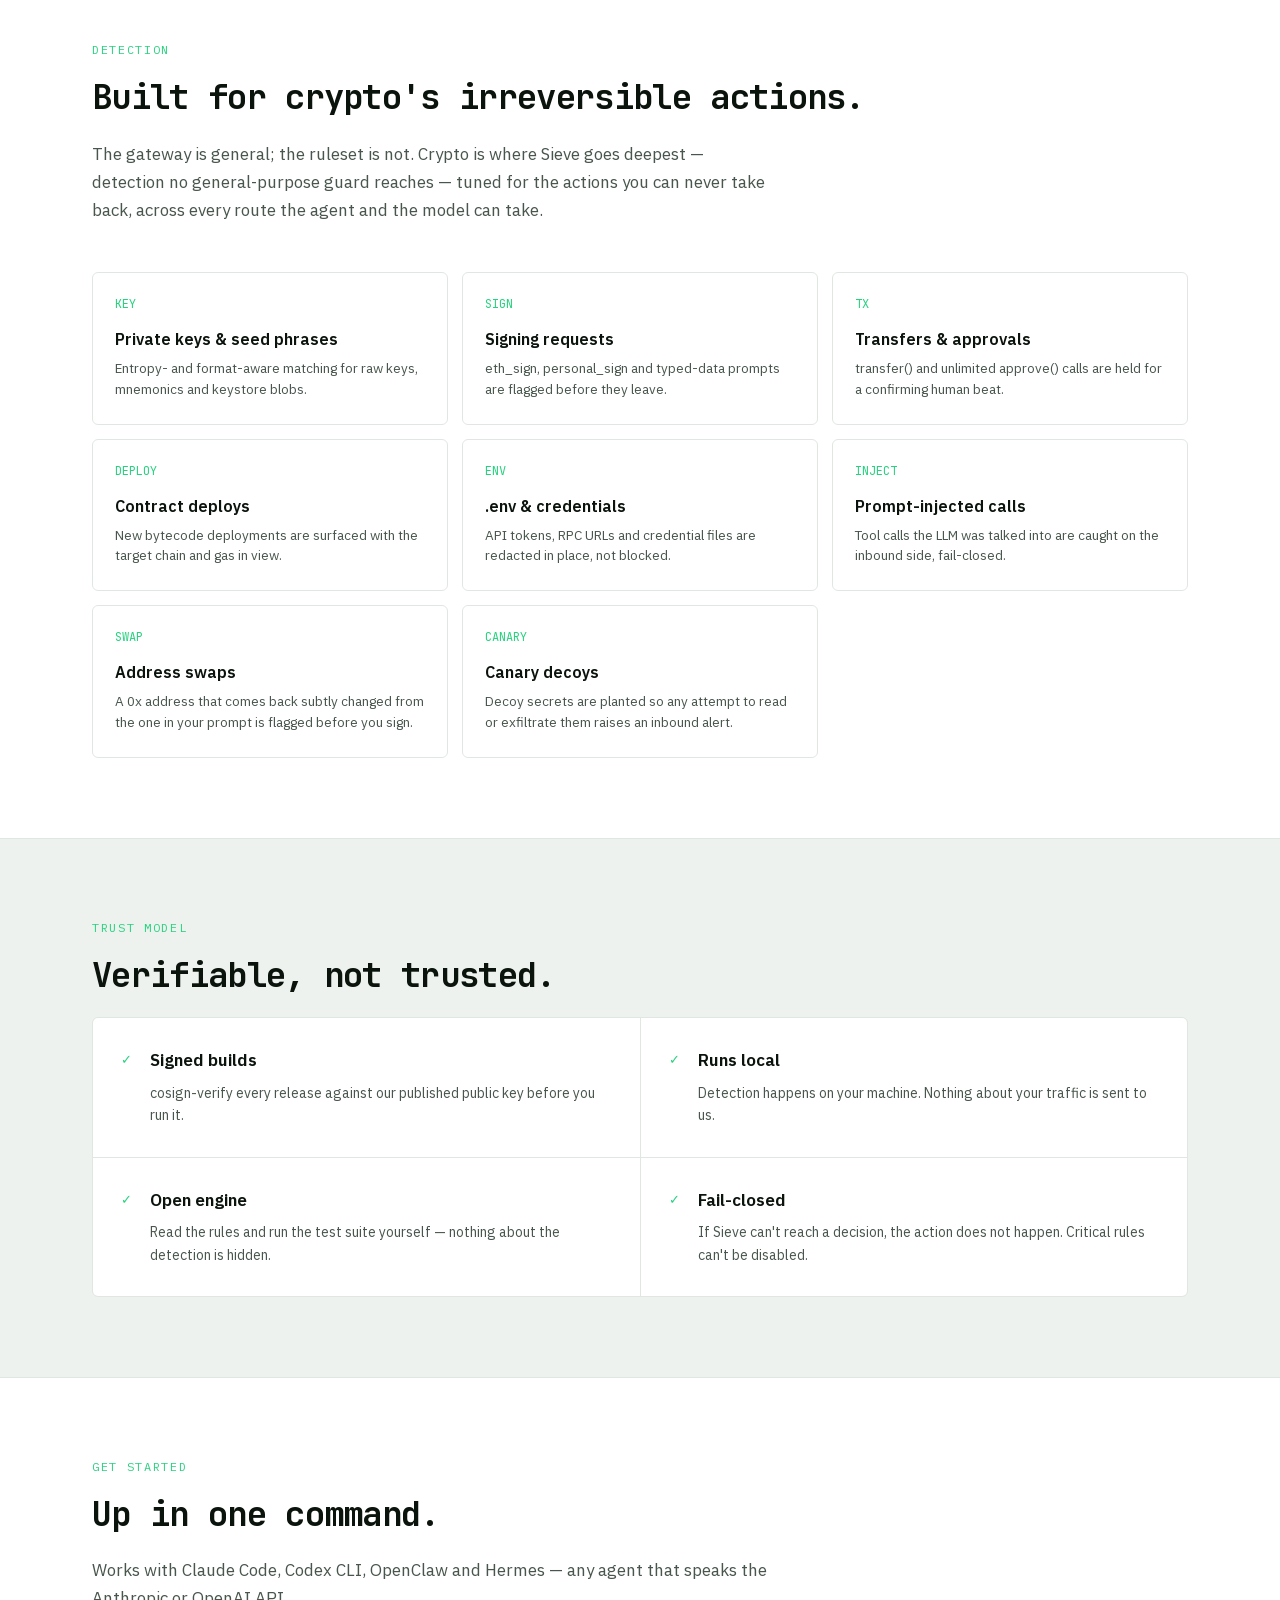
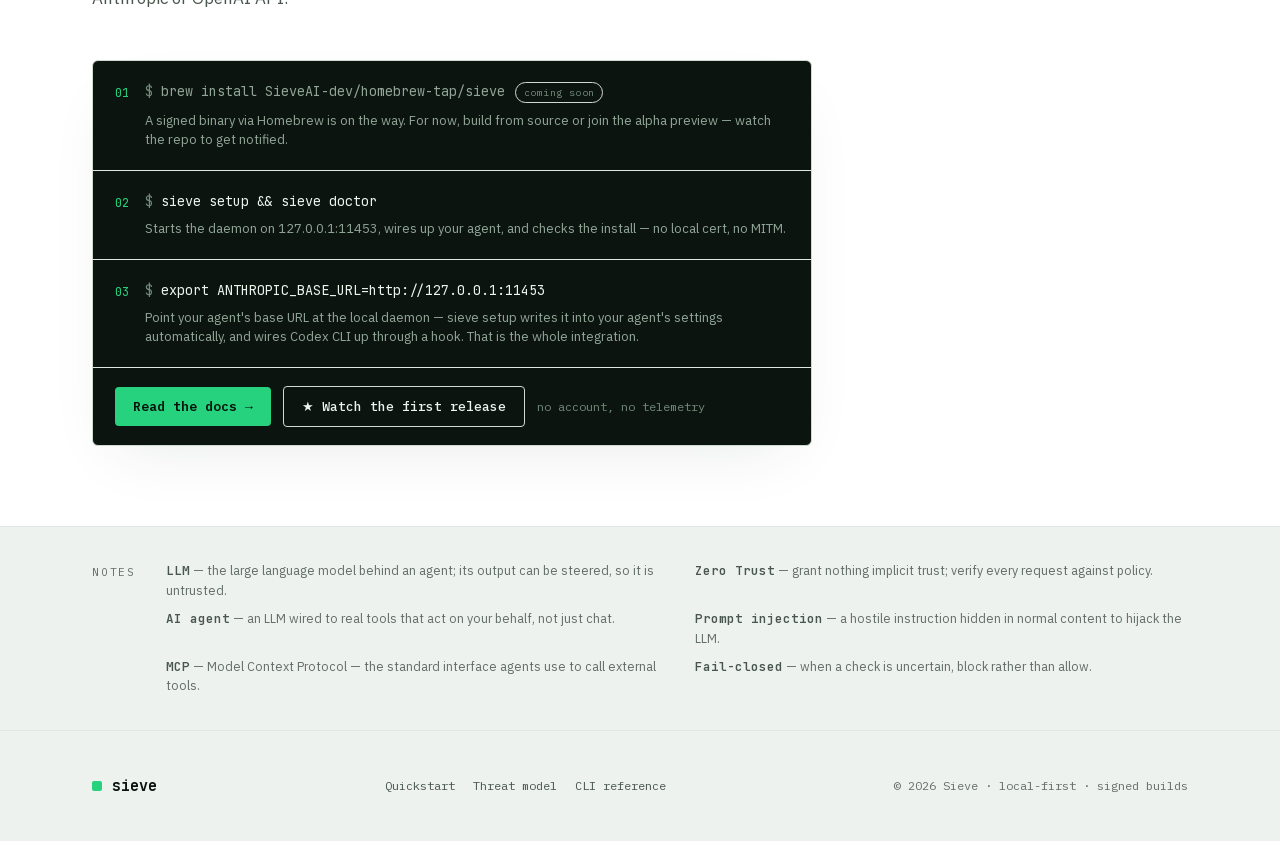
<file: src/index.html>
<!DOCTYPE html>
<html lang="en" data-theme="system" data-lang="en" data-accent="green">
<head>
  <meta charset="utf-8">
  <meta name="viewport" content="width=device-width, initial-scale=1">
  <title>Sieve — Local Security Proxy for AI Coding Agents (Claude Code, Codex)</title>
  <meta name="description" content="A local-first security gateway for Claude Code and OpenAI-compatible coding agents. One Rust binary on 127.0.0.1: private keys and seed phrases redacted outbound, dangerous tool calls blocked inbound. Fail-closed, zero cloud, open engine.">
  <link rel="canonical" href="https://sieveai.dev/">

  <!-- anti-flash: set data-theme from localStorage before CSS paints -->
  <script>
    (function () {
      try {
        var d = document.documentElement;
        d.classList.add('js');
        var th = localStorage.getItem('sieve.theme') || 'system';
        d.setAttribute('data-theme', th);
      } catch (e) { /* keep markup defaults */ }
    })();
  </script>

  <!-- Open Graph / Twitter -->
  <meta property="og:type" content="website">
  <meta property="og:site_name" content="Sieve">
  <meta property="og:url" content="https://sieveai.dev/">
  <meta property="og:title" content="Sieve — Local Security Proxy for AI Coding Agents (Claude Code, Codex)">
  <meta property="og:description" content="A local-first security gateway for Claude Code and OpenAI-compatible coding agents. One Rust binary on 127.0.0.1: private keys and seed phrases redacted outbound, dangerous tool calls blocked inbound. Fail-closed, zero cloud, open engine.">
  <meta property="og:image" content="https://sieveai.dev/assets/og.png">
  <meta property="og:image:width" content="1200">
  <meta property="og:image:height" content="630">
  <meta name="twitter:card" content="summary_large_image">

  <script type="application/ld+json">
  {
    "@context": "https://schema.org",
    "@graph": [
      {
        "@type": "SoftwareApplication",
        "name": "Sieve",
        "url": "https://sieveai.dev/",
        "operatingSystem": "macOS",
        "applicationCategory": "SecurityApplication",
        "offers": { "@type": "Offer", "price": "0", "priceCurrency": "USD" },
        "downloadUrl": "https://github.com/SieveAI-dev/sieve",
        "softwareHelp": { "@type": "CreativeWork", "url": "https://sieveai.dev/docs.html" },
        "description": "Local-first security proxy for AI coding agents: secrets redacted outbound, dangerous tool calls intercepted inbound, fail-closed.",
        "author": { "@type": "Person", "name": "Doskey Lee" }
      },
      { "@type": "WebSite", "name": "Sieve", "url": "https://sieveai.dev/" }
    ]
  }
  </script>

  <link rel="icon" href="/favicon.ico" sizes="48x48">
  <link rel="icon" type="image/svg+xml" href="/assets/favicon.svg">
  <link rel="apple-touch-icon" href="/assets/apple-touch-icon.png">
  <link rel="stylesheet" href="/assets/style.css">
  <script defer src="/assets/app.js"></script>
</head>
<body>
  <div class="bg-grid"></div>

  <div class="page" id="top">

    <!-- ============ HEADER ============ -->
    <header class="site-header">
      <div class="site-header__inner">
        <a class="brand" href="/">
          <span class="brand__dot"></span>sieve
        </a>
        <button class="nav-toggle" type="button" aria-label="Menu" aria-expanded="false">≡</button>
        <nav class="site-nav">
          <a href="#gateway"><span class="lang-en">Gateway</span><span class="lang-zh">零信任网关</span></a>
          <a href="#how"><span class="lang-en">How it works</span><span class="lang-zh">工作原理</span></a>
          <a href="#detect"><span class="lang-en">Detection</span><span class="lang-zh">检测能力</span></a>
          <a href="#verify"><span class="lang-en">Verify</span><span class="lang-zh">可验证</span></a>
          <a href="/docs.html"><span class="lang-en">Docs</span><span class="lang-zh">文档</span></a>
        </nav>
        <div class="header-right">
          <a class="lang-switch" href="/zh/" hreflang="zh-Hans" lang="zh-Hans">中文</a>
          <div data-controls></div>
        </div>
      </div>
    </header>

    <main>

      <!-- ============ HERO ============ -->
      <section class="hero">
        <div class="hero__glow"></div>

        <div class="badge">
          <span class="badge__dot"></span>
          <span class="lang-en">EARLY PREVIEW · ALPHA · 0.1.0-alpha</span>
          <span class="lang-zh">早期预览 · ALPHA · 0.1.0-alpha</span>
        </div>

        <div class="hero__main">
          <div class="hero__body">
            <h1 class="hero__title">
              <span class="lang-en">Zero Trust for the LLM<br><span class="hero__title-accent">and the upstream.</span></span>
              <span class="lang-zh">对大模型、上游，<br><span class="hero__title-accent">零信任。</span></span>
            </h1>

            <p class="hero__sub">
              <span class="lang-en">A local Zero Trust gateway for LLM agents. Every upstream response, relay output, MCP result, web page, and generated tool call is untrusted by default — and every high-risk action is verified against local policy and your intent before it runs. One Rust binary on 127.0.0.1, fail-closed, every claim yours to verify.</span>
              <span class="lang-zh">面向 LLM Agent 的本地零信任安全网关。任何来自上游 LLM、Relay、MCP、网页、Issue、聊天消息、README 或大模型生成的 Tool Call，默认都不可信；在 Agent 执行任何高危动作之前，先在本地按策略与你的意图验证。一个运行在 127.0.0.1 上的 Rust 单二进制，fail-closed，每一条声明你都能自己验证。</span>
            </p>

            <div class="cta-row">
              <a class="btn btn--primary" href="#start">
                <span class="btn__sigil">$</span>
                <span class="lang-en">get-started</span><span class="lang-zh">开始使用</span>
              </a>
              <a class="btn btn--ghost" href="https://github.com/SieveAI-dev/sieve">
                <span class="lang-en">View on GitHub ↗</span><span class="lang-zh">在 GitHub 查看 ↗</span>
              </a>
            </div>
          </div>

          <!-- RIGHT COLUMN: terminal + stats -->
          <div class="hero__aside">
            <!-- terminal proof -->
            <div class="terminal">
              <div class="terminal__bar">
                <span class="terminal__dot terminal__dot--r"></span>
                <span class="terminal__dot terminal__dot--y"></span>
                <span class="terminal__dot terminal__dot--g"></span>
                <span class="terminal__title">sieve — decisions watch</span>
              </div>
              <div class="terminal__body">
                <div><span class="t-prompt">$</span> cosign verify-blob --signature sieve.sig sieve</div>
                <div class="t-ok">✓ Verified OK — keyid 8F3A…D21</div>
                <div class="t-gap"><span class="t-prompt">$</span> sieve decisions watch</div>
                <div class="t-line">→ outbound · redacted <span class="t-warn">PRIVATE_KEY</span> ×1 <span class="t-dim">(0x4f…a9 → ●●●)</span></div>
                <div class="t-line">→ inbound&nbsp; · <span class="t-block">BLOCKED</span> transfer(2.4 ETH) <span class="t-dim">fail-closed</span></div>
                <div class="t-line">→ inbound&nbsp; · <span class="t-pass">PASS</span> read_balance()</div>
                <div class="t-line">→ <span class="cursor"></span></div>
              </div>
            </div>

            <!-- stat strip -->
            <div class="stats">
              <div class="stat">
                <div class="stat__v">4</div>
                <div class="stat__l"><span class="lang-en">content routes covered</span><span class="lang-zh">对等覆盖的内容路由</span></div>
              </div>
              <div class="stat">
                <div class="stat__v">2-way</div>
                <div class="stat__l"><span class="lang-en">inbound + outbound detection</span><span class="lang-zh">入站 + 出站双向检测</span></div>
              </div>
              <div class="stat">
                <div class="stat__v">&lt;8ms</div>
                <div class="stat__l"><span class="lang-en">added latency · p50</span><span class="lang-zh">新增延迟 · p50</span></div>
              </div>
              <div class="stat">
                <div class="stat__v">1</div>
                <div class="stat__l"><span class="lang-en">binary · zero cloud</span><span class="lang-zh">个二进制 · 零云端</span></div>
              </div>
            </div>
          </div>
        </div>
      </section>

      <!-- ============ ZERO TRUST GATEWAY ============ -->
      <section class="section section--alt" id="gateway">
        <div class="section__inner">
          <div class="kicker reveal"><span class="lang-en">ZERO TRUST GATEWAY</span><span class="lang-zh">零信任网关</span></div>
          <h2 class="h2 reveal">
            <span class="lang-en">Untrusted in. Verified out.</span>
            <span class="lang-zh">不可信进，验证后出。</span>
          </h2>
          <p class="section__lead reveal">
            <span class="lang-en">Sieve assumes every external input reaching your agent is hostile until proven otherwise, and gates every irreversible thing your agent can do. Between the two sits one local checkpoint — policy plus your intent — that nothing crosses unverified.</span>
            <span class="lang-zh">Sieve 默认抵达 Agent 的每一个外部输入都是敌意的，直到被证明无害；并为 Agent 能做的每一件不可逆的事设置闸门。两者之间，只有一个本地检查点——策略加你的意图——任何东西未经验证都无法通过。</span>
          </p>

          <!-- CONVERGING PIPELINE: untrusted sources ▶ the gate ▶ guarded actions -->
          <div class="pipe reveal">

            <!-- ① UNTRUSTED INPUTS -->
            <div class="pipe-col pipe-col--in">
              <div class="pipe-col__head">
                <div class="pipe-col__title">
                  <span class="pipe-col__dot"></span>
                  <span class="pipe-col__label"><span class="lang-en">Untrusted by default</span><span class="lang-zh">默认不可信</span></span>
                  <span class="pipe-col__count"><span class="lang-en">8 sources</span><span class="lang-zh">8 类来源</span></span>
                </div>
                <div class="pipe-col__hint"><span class="lang-en">Any input that can carry an injected instruction — not just the LLM.</span><span class="lang-zh">任何可能夹带注入指令的输入——不止是大模型。</span></div>
              </div>
              <div class="pipe-row"><span class="pipe-row__c">LLM</span><span class="pipe-row__t"><span class="lang-en">Upstream LLM response</span><span class="lang-zh">上游 LLM 响应</span></span></div>
              <div class="pipe-row"><span class="pipe-row__c">RELAY</span><span class="pipe-row__t"><span class="lang-en">Relay / proxy output</span><span class="lang-zh">Relay / 中转输出</span></span></div>
              <div class="pipe-row"><span class="pipe-row__c">MCP</span><span class="pipe-row__t"><span class="lang-en">MCP tool result</span><span class="lang-zh">MCP 工具结果</span></span></div>
              <div class="pipe-row"><span class="pipe-row__c">WEB</span><span class="pipe-row__t"><span class="lang-en">Fetched web page</span><span class="lang-zh">抓取的网页</span></span></div>
              <div class="pipe-row"><span class="pipe-row__c">REPO</span><span class="pipe-row__t"><span class="lang-en">Issue / PR / README</span><span class="lang-zh">Issue / PR / README</span></span></div>
              <div class="pipe-row"><span class="pipe-row__c">MSG</span><span class="pipe-row__t"><span class="lang-en">Chat message</span><span class="lang-zh">聊天消息</span></span></div>
              <div class="pipe-row"><span class="pipe-row__c">DOC</span><span class="pipe-row__t"><span class="lang-en">External document</span><span class="lang-zh">外部文档</span></span></div>
              <div class="pipe-row"><span class="pipe-row__c">CALL</span><span class="pipe-row__t"><span class="lang-en">LLM-generated tool call</span><span class="lang-zh">大模型生成的 Tool Call</span></span></div>
              <div class="pipe-col__flow pipe-col__flow--in"><span class="lang-en">untrusted · all routed to the gate</span><span class="lang-zh">默认不可信 · 全部送入网关</span></div>
            </div>

            <!-- ARROW (in → gate) -->
            <div class="pipe-arrow pipe-arrow--in" aria-hidden="true">▶</div>

            <!-- THE GATE -->
            <div class="pipe-gate">
              <div class="pipe-gate__dots" aria-hidden="true"></div>
              <div class="pipe-gate__scan" aria-hidden="true"></div>
              <div class="pipe-gate__inner">
                <div class="pipe-gate__checkpoint"><span class="pipe-gate__cp-dot"></span>CHECKPOINT</div>
                <div class="pipe-gate__name"><span class="lang-en">SIEVE GATEWAY</span><span class="lang-zh">SIEVE 网关</span></div>
                <div class="pipe-gate__mech"><span class="lang-en">Checked against local policy + your intent</span><span class="lang-zh">按本地策略 + 你的意图逐项校验</span></div>
                <div class="pipe-gate__verdicts">
                  <span class="pipe-gate__allow"><span class="pipe-gate__mark">✓</span><span class="lang-en">matches → allow</span><span class="lang-zh">符合 → 放行</span></span>
                  <span class="pipe-gate__block"><span class="pipe-gate__mark">✗</span><span class="lang-en">violates → block · <span style="white-space:nowrap">fail-closed</span></span><span class="lang-zh">违背 → 阻断 · <span style="white-space:nowrap">fail-closed</span></span></span>
                </div>
              </div>
            </div>

            <!-- ARROW (gate → out) -->
            <div class="pipe-arrow pipe-arrow--out" aria-hidden="true">▶</div>

            <!-- ② GUARDED ACTIONS -->
            <div class="pipe-col pipe-col--out">
              <div class="pipe-col__head">
                <div class="pipe-col__title">
                  <span class="pipe-col__check">✓</span>
                  <span class="pipe-col__label"><span class="lang-en">Guarded actions</span><span class="lang-zh">受守护的执行</span></span>
                  <span class="pipe-col__count"><span class="lang-en">6 classes</span><span class="lang-zh">6 类动作</span></span>
                </div>
                <div class="pipe-col__hint"><span class="lang-en">Every high-risk thing an agent can execute — not just crypto.</span><span class="lang-zh">Agent 能执行的一切高危动作——不止 crypto。</span></div>
              </div>
              <div class="pipe-row pipe-row--act"><span class="pipe-row__t"><span class="pipe-row__i">⊟</span><span class="lang-en">Read local secrets</span><span class="lang-zh">读取本地密钥</span></span><span class="pipe-row__r"><span class="lang-en">exfiltration</span><span class="lang-zh">数据外泄</span></span></div>
              <div class="pipe-row pipe-row--act"><span class="pipe-row__t"><span class="pipe-row__i">⊟</span><span class="lang-en">Execute shell</span><span class="lang-zh">执行 Shell</span></span><span class="pipe-row__r">RCE</span></div>
              <div class="pipe-row pipe-row--act"><span class="pipe-row__t"><span class="pipe-row__i">⊟</span><span class="lang-en">Access network</span><span class="lang-zh">访问网络</span></span><span class="pipe-row__r"><span class="lang-en">exfil / C2</span><span class="lang-zh">外泄 / C2</span></span></div>
              <div class="pipe-row pipe-row--act"><span class="pipe-row__t"><span class="pipe-row__i">⊟</span><span class="lang-en">Sign transactions</span><span class="lang-zh">签名交易</span></span><span class="pipe-row__r"><span class="lang-en">fund loss</span><span class="lang-zh">资金损失</span></span></div>
              <div class="pipe-row pipe-row--act"><span class="pipe-row__t"><span class="pipe-row__i">⊟</span><span class="lang-en">Install tools</span><span class="lang-zh">安装工具</span></span><span class="pipe-row__r"><span class="lang-en">supply chain</span><span class="lang-zh">供应链</span></span></div>
              <div class="pipe-row pipe-row--act"><span class="pipe-row__t"><span class="pipe-row__i">⊟</span><span class="lang-en">Deploy code</span><span class="lang-zh">部署代码</span></span><span class="pipe-row__r"><span class="lang-en">production</span><span class="lang-zh">生产环境</span></span></div>
              <div class="pipe-col__flow pipe-col__flow--out"><span class="lang-en">only verified actions run</span><span class="lang-zh">仅放行已验证的动作</span></div>
            </div>

          </div>

          <!-- PROBLEM SOLVED -->
          <div class="pipe-problem reveal">
            <span class="pipe-problem__sigil">→</span>
            <span class="pipe-problem__t"><span class="lang-en">It stops prompt-injected instructions and unauthorized irreversible actions — at the gate, before they ever run.</span><span class="lang-zh">在门口拦下被注入的指令与未经许可的不可逆操作——赶在它们执行之前。</span></span>
          </div>
        </div>
      </section>

      <!-- ============ PROBLEM ============ -->
      <section class="section section--alt">
        <div class="section__inner">
          <div class="kicker reveal"><span class="lang-en">ZERO TRUST</span><span class="lang-zh">零信任</span></div>
          <h2 class="h2 reveal">
            <span class="lang-en">Trust nothing on the wire — not the LLM, not the upstream.</span>
            <span class="lang-zh">链路上谁都不信——不信大模型，也不信上游。</span>
          </h2>
          <p class="section__lead reveal">
            <span class="lang-en">Coding agents now sign transactions, move funds, and deploy contracts on your behalf. The prompt leaves your machine with your secrets inside it; the LLM sends back tool calls that execute without a second look. Zero-trust means assuming either end can be wrong — and putting one checkpoint on the only wire you actually control.</span>
            <span class="lang-zh">编码 agent 如今会代替你签名交易、转移资金、部署合约。提示词带着你的密钥离开本机；大模型把工具调用发回来，未经第二眼便执行。零信任，意味着假设两端都可能出错——并在你唯一真正掌控的那条链路上，设一个检查点。</span>
          </p>
          <div class="grid-3 reveal">
            <div class="prob">
              <div class="prob__n">01</div>
              <div class="prob__t"><span class="lang-en">Secrets leak outbound — keys, seed phrases and .env values ride along inside the context window.</span><span class="lang-zh">密钥随出站泄漏——私钥、助记词、.env 值都夹在上下文窗口里一起发出。</span></div>
            </div>
            <div class="prob">
              <div class="prob__n">02</div>
              <div class="prob__t"><span class="lang-en">Tool calls land inbound — transfer(), approve() and deploy() run with no human beat in between.</span><span class="lang-zh">工具调用随入站落地——transfer()、approve()、deploy() 中间没有任何人为停顿便执行。</span></div>
            </div>
            <div class="prob">
              <div class="prob__n">03</div>
              <div class="prob__t"><span class="lang-en">Cloud scanners can't help — they never see localhost traffic, and you can't audit what they do.</span><span class="lang-zh">云端扫描器帮不上——它们看不到 localhost 流量，你也无法审计它们做了什么。</span></div>
            </div>
          </div>
        </div>
      </section>

      <!-- ============ HOW IT WORKS — interactive diagram ============ -->
      <section class="section" id="how">
        <div class="section__inner">
          <div class="kicker reveal"><span class="lang-en">HOW IT WORKS</span><span class="lang-zh">工作原理</span></div>
          <h2 class="h2 reveal">
            <span class="lang-en">One checkpoint, the full round trip.</span>
            <span class="lang-zh">一个检查点，完整往返。</span>
          </h2>
          <p class="section__lead reveal">
            <span class="lang-en">Point your agent's base URL at 127.0.0.1. Watch a single request travel out, get sanitized, return, and get inspected before anything irreversible runs.</span>
            <span class="lang-zh">把 agent 的 base URL 指向 127.0.0.1。看一次请求如何出站、被净化、返回，并在任何不可逆操作执行前被检查。</span>
          </p>
          <div class="reveal" data-how-diagram></div>
        </div>
      </section>

      <!-- ============ DETECTION ============ -->
      <section class="section section--alt" id="detect">
        <div class="section__inner">
          <div class="kicker reveal"><span class="lang-en">DETECTION</span><span class="lang-zh">检测能力</span></div>
          <h2 class="h2 reveal">
            <span class="lang-en">Built for crypto's irreversible actions.</span>
            <span class="lang-zh">为加密世界中不可逆的操作而生。</span>
          </h2>
          <p class="section__lead reveal">
            <span class="lang-en">The gateway is general; the ruleset is not. Crypto is where Sieve goes deepest — detection no general-purpose guard reaches — tuned for the actions you can never take back, across every route the agent and the model can take.</span>
            <span class="lang-zh">网关是通用的，规则集却不是。Crypto 是 Sieve 下探最深的地方——通用防护无法企及的检测——专为那些永远无法收回的操作而调校，并在 agent 与模型往来的每一条路由上对等覆盖。</span>
          </p>
          <div class="cards-3">
            <div class="detect reveal">
              <div class="detect__k">KEY</div>
              <div class="detect__t"><span class="lang-en">Private keys &amp; seed phrases</span><span class="lang-zh">私钥与助记词</span></div>
              <div class="detect__d"><span class="lang-en">Entropy- and format-aware matching for raw keys, mnemonics and keystore blobs.</span><span class="lang-zh">基于熵值与格式感知，匹配裸私钥、助记词与 keystore 数据。</span></div>
            </div>
            <div class="detect reveal">
              <div class="detect__k">SIGN</div>
              <div class="detect__t"><span class="lang-en">Signing requests</span><span class="lang-zh">签名请求</span></div>
              <div class="detect__d"><span class="lang-en">eth_sign, personal_sign and typed-data prompts are flagged before they leave.</span><span class="lang-zh">eth_sign、personal_sign 与类型化数据提示，在离开前即被标记。</span></div>
            </div>
            <div class="detect reveal">
              <div class="detect__k">TX</div>
              <div class="detect__t"><span class="lang-en">Transfers &amp; approvals</span><span class="lang-zh">转账与授权</span></div>
              <div class="detect__d"><span class="lang-en">transfer() and unlimited approve() calls are held for a confirming human beat.</span><span class="lang-zh">transfer() 与无限额 approve() 调用会被暂留，等待一次人为确认。</span></div>
            </div>
            <div class="detect reveal">
              <div class="detect__k">DEPLOY</div>
              <div class="detect__t"><span class="lang-en">Contract deploys</span><span class="lang-zh">合约部署</span></div>
              <div class="detect__d"><span class="lang-en">New bytecode deployments are surfaced with the target chain and gas in view.</span><span class="lang-zh">新字节码的部署会连同目标链与 gas 一并呈现。</span></div>
            </div>
            <div class="detect reveal">
              <div class="detect__k">ENV</div>
              <div class="detect__t"><span class="lang-en">.env &amp; credentials</span><span class="lang-zh">.env 与凭据</span></div>
              <div class="detect__d"><span class="lang-en">API tokens, RPC URLs and credential files are redacted in place, not blocked.</span><span class="lang-zh">API 令牌、RPC 地址与凭据文件就地脱敏，而非直接阻断。</span></div>
            </div>
            <div class="detect reveal">
              <div class="detect__k">INJECT</div>
              <div class="detect__t"><span class="lang-en">Prompt-injected calls</span><span class="lang-zh">注入式调用</span></div>
              <div class="detect__d"><span class="lang-en">Tool calls the LLM was talked into are caught on the inbound side, fail-closed.</span><span class="lang-zh">大模型被诱导发出的工具调用，在入站侧被捕获，fail-closed。</span></div>
            </div>
            <div class="detect reveal">
              <div class="detect__k">SWAP</div>
              <div class="detect__t"><span class="lang-en">Address swaps</span><span class="lang-zh">地址替换</span></div>
              <div class="detect__d"><span class="lang-en">A 0x address that comes back subtly changed from the one in your prompt is flagged before you sign.</span><span class="lang-zh">回传的 0x 地址若与你提示词里的那个有细微出入，会在你签名前被标记。</span></div>
            </div>
            <div class="detect reveal">
              <div class="detect__k">CANARY</div>
              <div class="detect__t"><span class="lang-en">Canary decoys</span><span class="lang-zh">诱饵告警</span></div>
              <div class="detect__d"><span class="lang-en">Decoy secrets are planted so any attempt to read or exfiltrate them raises an inbound alert.</span><span class="lang-zh">布放的诱饵凭据一旦被读取或外泄，立即触发入站告警。</span></div>
            </div>
          </div>
        </div>
      </section>

      <!-- ============ VERIFY ============ -->
      <section class="section" id="verify">
        <div class="section__inner">
          <div class="kicker reveal"><span class="lang-en">TRUST MODEL</span><span class="lang-zh">信任模型</span></div>
          <h2 class="h2 reveal">
            <span class="lang-en">Verifiable, not trusted.</span>
            <span class="lang-zh">可验证，而非仅仅信任。</span>
          </h2>
          <div class="grid-2 reveal">
            <div class="verify">
              <div class="verify__n">✓</div>
              <div>
                <div class="verify__t"><span class="lang-en">Signed builds</span><span class="lang-zh">签名构建</span></div>
                <div class="verify__d"><span class="lang-en">cosign-verify every release against our published public key before you run it.</span><span class="lang-zh">在运行前，用我们公布的公钥对每个版本执行 cosign-verify。</span></div>
              </div>
            </div>
            <div class="verify">
              <div class="verify__n">✓</div>
              <div>
                <div class="verify__t"><span class="lang-en">Runs local</span><span class="lang-zh">本地运行</span></div>
                <div class="verify__d"><span class="lang-en">Detection happens on your machine. Nothing about your traffic is sent to us.</span><span class="lang-zh">检测在你的机器上完成。你的流量不会有任何内容被发送给我们。</span></div>
              </div>
            </div>
            <div class="verify">
              <div class="verify__n">✓</div>
              <div>
                <div class="verify__t"><span class="lang-en">Open engine</span><span class="lang-zh">开放引擎</span></div>
                <div class="verify__d"><span class="lang-en">Read the rules and run the test suite yourself — nothing about the detection is hidden.</span><span class="lang-zh">阅读规则、运行测试套件，检测逻辑无任何隐藏。</span></div>
              </div>
            </div>
            <div class="verify">
              <div class="verify__n">✓</div>
              <div>
                <div class="verify__t"><span class="lang-en">Fail-closed</span><span class="lang-zh">Fail-closed</span></div>
                <div class="verify__d"><span class="lang-en">If Sieve can't reach a decision, the action does not happen. Critical rules can't be disabled.</span><span class="lang-zh">Sieve 无法做出判断时，该操作就不会发生。Critical 规则无法被关闭。</span></div>
              </div>
            </div>
          </div>
        </div>
      </section>

      <!-- ============ GET STARTED ============ -->
      <section class="section section--alt" id="start">
        <div class="section__inner">
          <div class="kicker reveal"><span class="lang-en">GET STARTED</span><span class="lang-zh">开始使用</span></div>
          <h2 class="h2 reveal">
            <span class="lang-en">Up in one command.</span>
            <span class="lang-zh">一条命令即可启动。</span>
          </h2>
          <p class="section__lead reveal">
            <span class="lang-en">Works with Claude Code, Codex CLI, OpenClaw and Hermes — any agent that speaks the Anthropic or OpenAI API.</span>
            <span class="lang-zh">支持 Claude Code、Codex CLI、OpenClaw 与 Hermes——以及任何使用 Anthropic / OpenAI 协议的 Agent。</span>
          </p>
          <div class="steps reveal">
            <div class="step">
              <div class="step__n">01</div>
              <div class="step__main">
                <div class="step__cmd step__cmd--soon"><span class="t-prompt">$ </span>brew install SieveAI-dev/homebrew-tap/sieve<span class="step__soon"><span class="lang-en">coming soon</span><span class="lang-zh">即将上线</span></span></div>
                <div class="step__note"><span class="lang-en">A signed binary via Homebrew is on the way. For now, build from source or join the alpha preview — watch the repo to get notified.</span><span class="lang-zh">经 Homebrew 分发的签名二进制即将提供。当前可从源码自编译或加入 alpha 预览 —— 关注仓库即可第一时间收到通知。</span></div>
              </div>
            </div>
            <div class="step">
              <div class="step__n">02</div>
              <div class="step__main">
                <div class="step__cmd"><span class="t-prompt">$ </span>sieve setup &amp;&amp; sieve doctor</div>
                <div class="step__note"><span class="lang-en">Starts the daemon on 127.0.0.1:11453, wires up your agent, and checks the install — no local cert, no MITM.</span><span class="lang-zh">在 127.0.0.1:11453 启动 daemon、接好你的 agent，并体检安装 —— 不装本地证书、不做 MITM。</span></div>
              </div>
            </div>
            <div class="step">
              <div class="step__n">03</div>
              <div class="step__main">
                <div class="step__cmd"><span class="t-prompt">$ </span>export ANTHROPIC_BASE_URL=http://127.0.0.1:11453</div>
                <div class="step__note"><span class="lang-en">Point your agent's base URL at the local daemon — sieve setup writes it into your agent's settings automatically, and wires Codex CLI up through a hook. That is the whole integration.</span><span class="lang-zh">把 agent 的 base URL 指向本地 daemon —— sieve setup 会自动写入 agent 配置，Codex CLI 则经由 hook 接入。集成到此为止。</span></div>
              </div>
            </div>
            <div class="steps__foot">
              <a class="btn btn--primary" href="/docs.html" style="padding:10px 18px; font-size:13px;">
                <span class="lang-en">Read the docs →</span><span class="lang-zh">阅读文档 →</span>
              </a>
              <a class="btn btn--ghost" href="https://github.com/SieveAI-dev/sieve" target="_blank" rel="noopener" style="padding:10px 18px; font-size:13px; color:var(--tt);">
                <span class="lang-en">★ Watch the first release</span><span class="lang-zh">★ 关注首个发布</span>
              </a>
              <span class="steps__foot-note"><span class="lang-en">no account, no telemetry</span><span class="lang-zh">无需账号，无遥测</span></span>
            </div>
          </div>
        </div>
      </section>

      <!-- ============ NOTES (glossary footnotes) ============ -->
      <section class="section" id="glossary">
        <div class="section__inner">
          <div class="gloss">
            <div class="gloss__kicker"><span class="lang-en">NOTES</span><span class="lang-zh">注释</span></div>
            <div class="gloss__grid">
              <div class="gloss__item">
                <span class="gloss__term">LLM</span>
                <span class="gloss__sep"> — </span>
                <span class="gloss__def"><span class="lang-en">the large language model behind an agent; its output can be steered, so it is untrusted.</span><span class="lang-zh">agent 背后的大语言模型；输出会被左右，故视为不可信。</span></span>
              </div>
              <div class="gloss__item">
                <span class="gloss__term"><span class="lang-en">Zero Trust</span><span class="lang-zh">零信任 (Zero Trust)</span></span>
                <span class="gloss__sep"> — </span>
                <span class="gloss__def"><span class="lang-en">grant nothing implicit trust; verify every request against policy.</span><span class="lang-zh">不给任何主体默认信任，按策略逐一验证每个请求。</span></span>
              </div>
              <div class="gloss__item">
                <span class="gloss__term">AI agent</span>
                <span class="gloss__sep"> — </span>
                <span class="gloss__def"><span class="lang-en">an LLM wired to real tools that act on your behalf, not just chat.</span><span class="lang-zh">接上真实工具、能代你行动的大模型，而非只会聊天。</span></span>
              </div>
              <div class="gloss__item">
                <span class="gloss__term"><span class="lang-en">Prompt injection</span><span class="lang-zh">提示词注入</span></span>
                <span class="gloss__sep"> — </span>
                <span class="gloss__def"><span class="lang-en">a hostile instruction hidden in normal content to hijack the LLM.</span><span class="lang-zh">藏进正常内容里的敌意指令，用来劫持大模型。</span></span>
              </div>
              <div class="gloss__item">
                <span class="gloss__term">MCP</span>
                <span class="gloss__sep"> — </span>
                <span class="gloss__def"><span class="lang-en">Model Context Protocol — the standard interface agents use to call external tools.</span><span class="lang-zh">模型上下文协议；agent 调用外部工具的标准接口。</span></span>
              </div>
              <div class="gloss__item">
                <span class="gloss__term">Fail-closed</span>
                <span class="gloss__sep"> — </span>
                <span class="gloss__def"><span class="lang-en">when a check is uncertain, block rather than allow.</span><span class="lang-zh">校验不确定时一律阻断，而非放行。</span></span>
              </div>
            </div>
          </div>
        </div>
      </section>
    </main>

    <!-- ============ FOOTER ============ -->
    <footer class="site-footer">
      <div class="site-footer__inner">
        <a class="site-footer__brand" href="/">
          <span class="brand__dot"></span>sieve
        </a>
        <nav class="site-footer__nav" aria-label="Documentation">
          <a href="/docs/quickstart.html"><span class="lang-en">Quickstart</span><span class="lang-zh">快速开始</span></a>
          <a href="/docs/threat-model.html"><span class="lang-en">Threat model</span><span class="lang-zh">威胁模型</span></a>
          <a href="/docs/cli.html"><span class="lang-en">CLI reference</span><span class="lang-zh">CLI 参考</span></a>
        </nav>
        <div class="site-footer__meta">
          <span class="lang-en">© 2026 Sieve · local-first · signed builds</span>
          <span class="lang-zh">© 2026 Sieve · 本地优先 · 签名构建</span>
        </div>
      </div>
    </footer>
  </div>
</body>
</html>
</file>
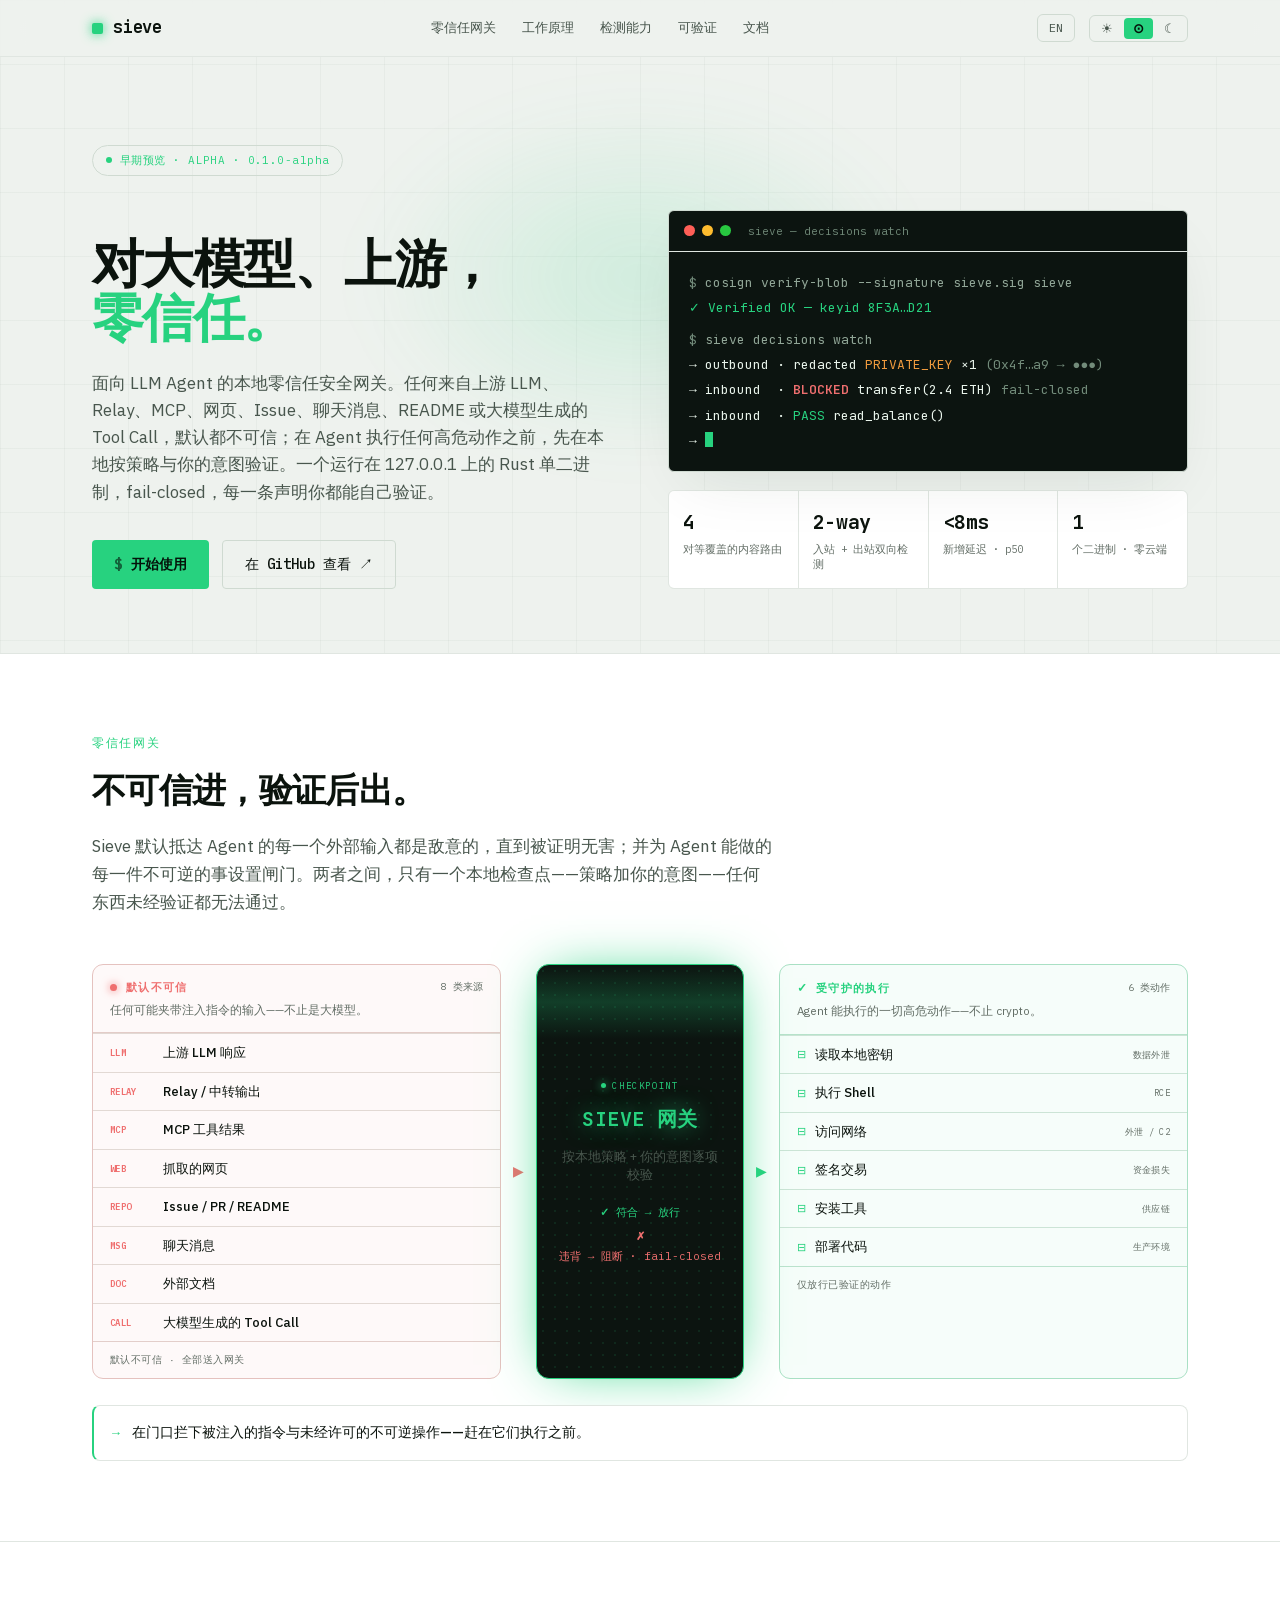
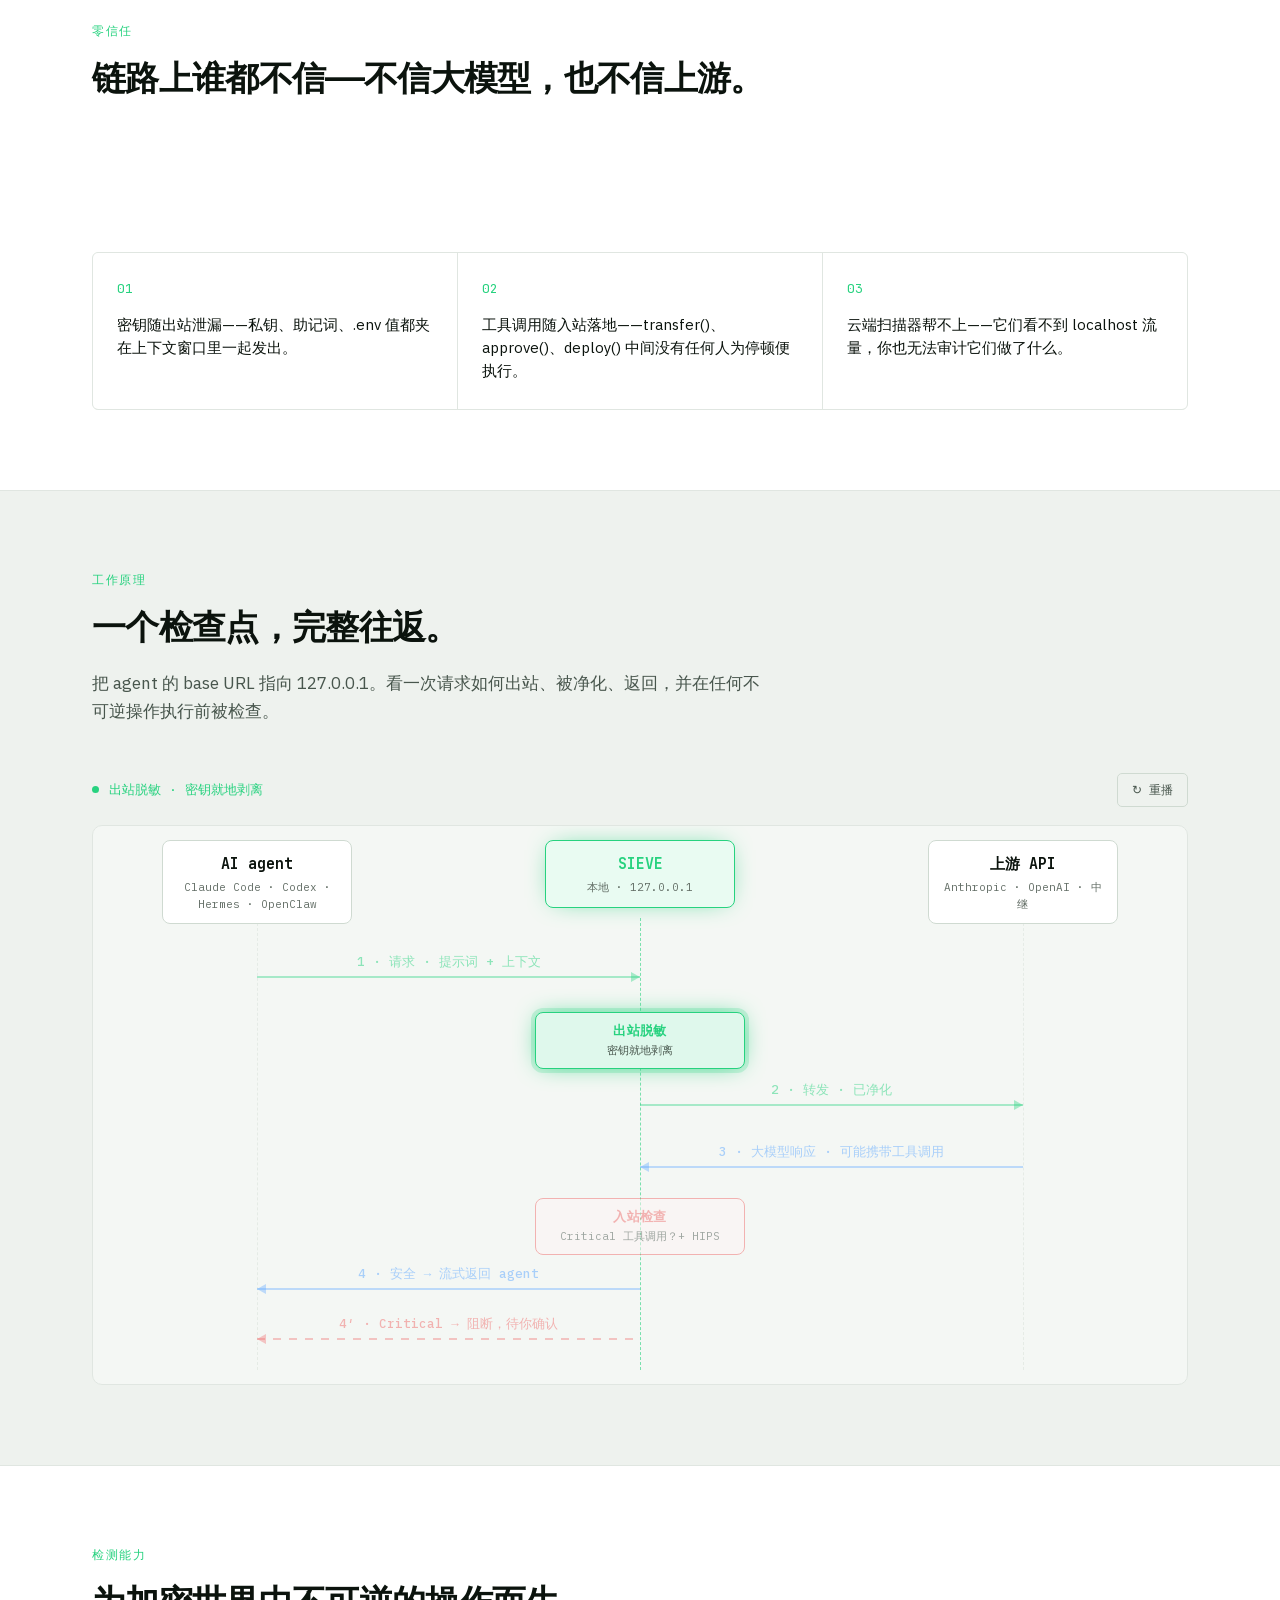
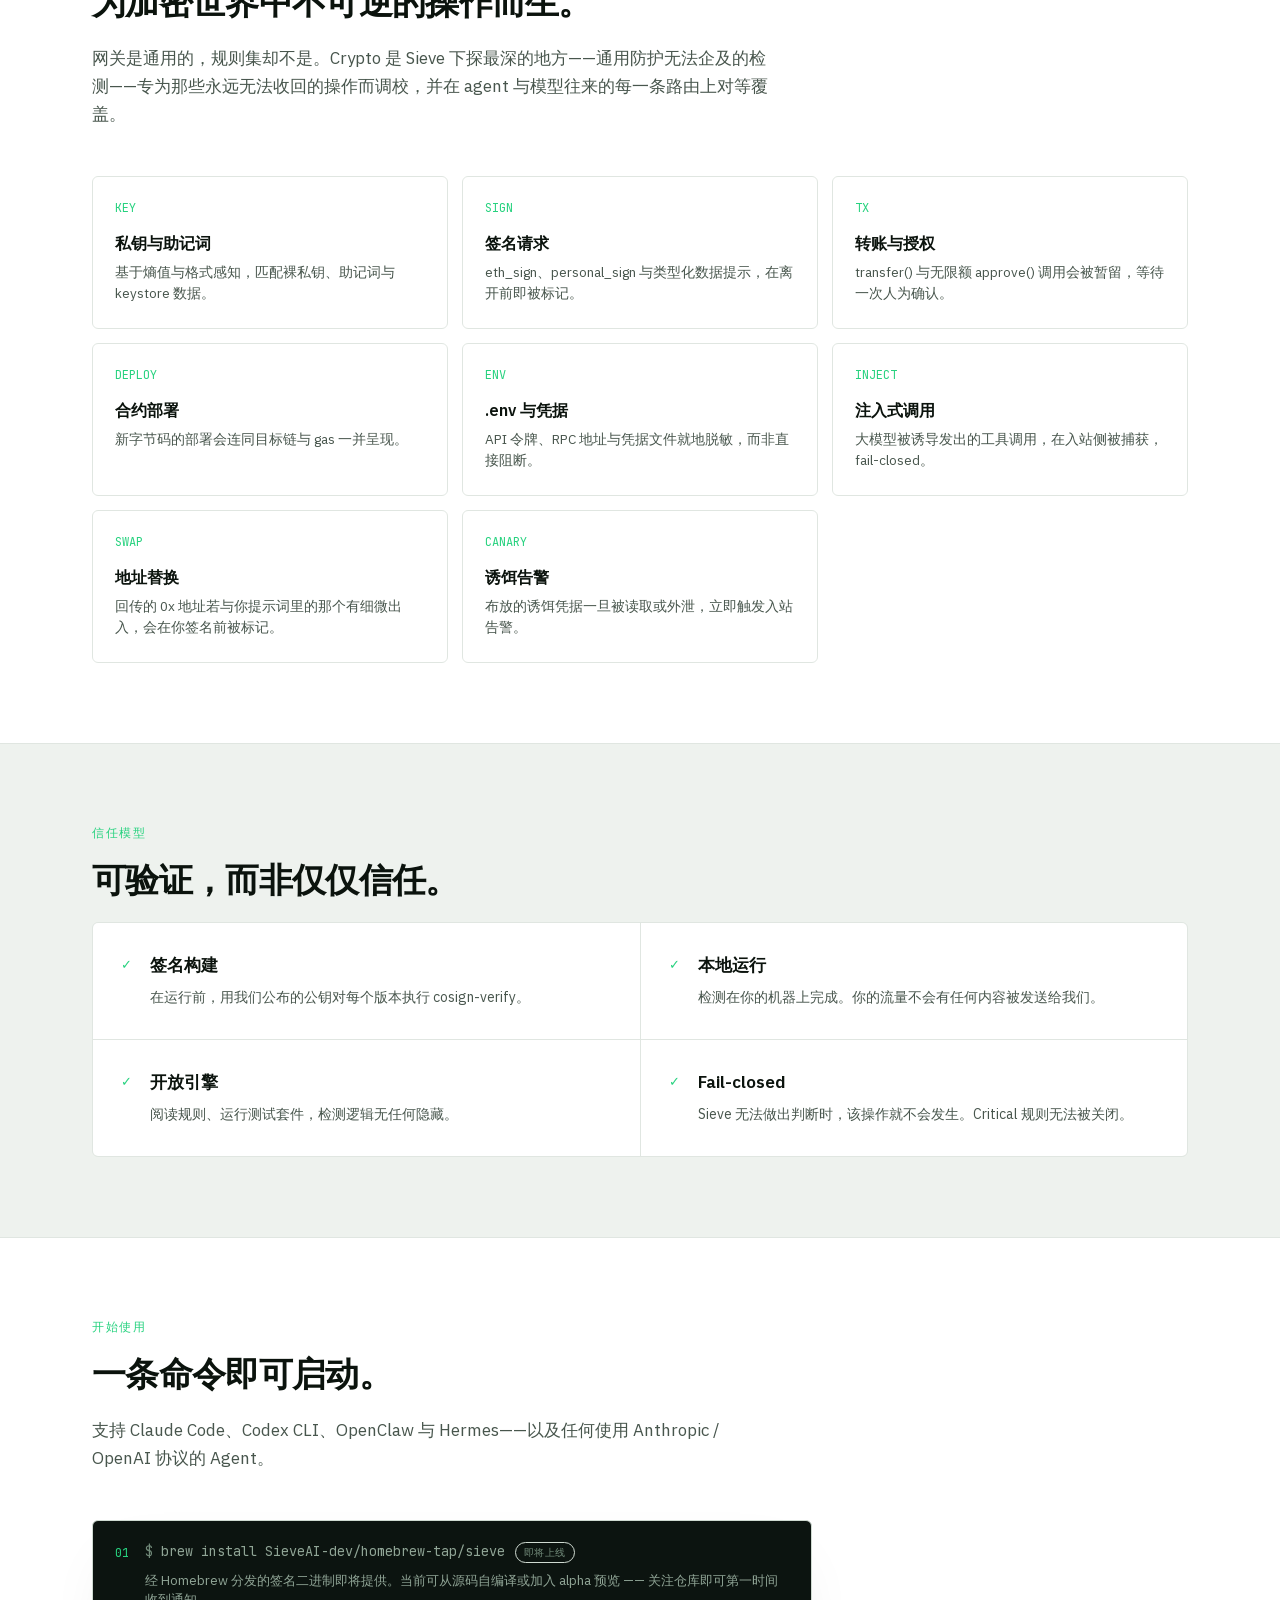
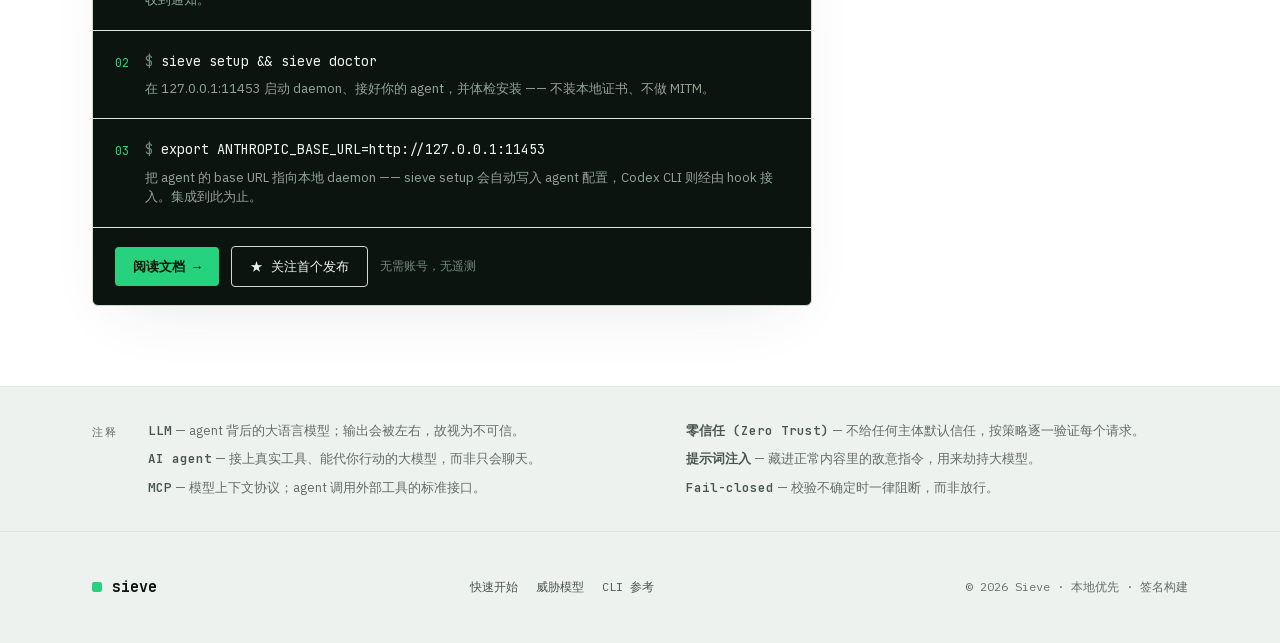
<file: zh/index.html>
<!DOCTYPE html>
<html lang="zh-Hans" data-theme="system" data-lang="zh" data-accent="green">
<head>
  <meta charset="utf-8">
  <meta name="viewport" content="width=device-width, initial-scale=1">
  <title>Sieve — Claude Code 本地安全代理：私钥防泄漏、危险工具调用拦截</title>
  <meta name="description" content="面向 Claude Code 与 OpenAI 兼容编码 Agent 的本地安全网关：127.0.0.1 上的 Rust 单二进制，出站脱敏私钥、助记词与 API 密钥，入站拦截危险工具调用。fail-closed，零云端，规则引擎开源可验证。">
  <link rel="canonical" href="https://sieveai.dev/zh/">
  <link rel="alternate" hreflang="en" href="https://sieveai.dev/">
  <link rel="alternate" hreflang="zh-Hans" href="https://sieveai.dev/zh/">
  <link rel="alternate" hreflang="x-default" href="https://sieveai.dev/">

  <!-- anti-flash: set data-theme from localStorage before CSS paints -->
  <script>
    (function () {
      try {
        var d = document.documentElement;
        d.classList.add('js');
        var th = localStorage.getItem('sieve.theme') || 'system';
        d.setAttribute('data-theme', th);
      } catch (e) { /* keep markup defaults */ }
    })();
  </script>

  <!-- Open Graph / Twitter -->
  <meta property="og:type" content="website">
  <meta property="og:site_name" content="Sieve">
  <meta property="og:locale" content="zh_CN">
  <meta property="og:url" content="https://sieveai.dev/zh/">
  <meta property="og:title" content="Sieve — Claude Code 本地安全代理：私钥防泄漏、危险工具调用拦截">
  <meta property="og:description" content="面向 Claude Code 与 OpenAI 兼容编码 Agent 的本地安全网关：127.0.0.1 上的 Rust 单二进制，出站脱敏私钥、助记词与 API 密钥，入站拦截危险工具调用。fail-closed，零云端，规则引擎开源可验证。">
  <meta property="og:image" content="https://sieveai.dev/assets/og.png">
  <meta property="og:image:width" content="1200">
  <meta property="og:image:height" content="630">
  <meta name="twitter:card" content="summary_large_image">

  <script type="application/ld+json">
  {
    "@context": "https://schema.org",
    "@graph": [
      {
        "@type": "SoftwareApplication",
        "name": "Sieve",
        "url": "https://sieveai.dev/",
        "operatingSystem": "macOS",
        "applicationCategory": "SecurityApplication",
        "offers": { "@type": "Offer", "price": "0", "priceCurrency": "USD" },
        "downloadUrl": "https://github.com/SieveAI-dev/sieve",
        "softwareHelp": { "@type": "CreativeWork", "url": "https://sieveai.dev/docs.html" },
        "description": "Local-first security proxy for AI coding agents: secrets redacted outbound, dangerous tool calls intercepted inbound, fail-closed.",
        "author": { "@type": "Person", "name": "Doskey Lee" }
      },
      { "@type": "WebSite", "name": "Sieve", "url": "https://sieveai.dev/" }
    ]
  }
  </script>

  <link rel="icon" href="/favicon.ico" sizes="48x48">
  <link rel="icon" type="image/svg+xml" href="/assets/favicon.svg">
  <link rel="apple-touch-icon" href="/assets/apple-touch-icon.png">
  <link rel="stylesheet" href="/assets/style.css">
  <script defer src="/assets/app.js"></script>
</head>
<body>
  <div class="bg-grid"></div>

  <div class="page" id="top">

    <!-- ============ HEADER ============ -->
    <header class="site-header">
      <div class="site-header__inner">
        <a class="brand" href="/zh/">
          <span class="brand__dot"></span>sieve
        </a>
        <button class="nav-toggle" type="button" aria-label="Menu" aria-expanded="false">≡</button>
        <nav class="site-nav">
          <a href="#gateway"><span class="lang-zh">零信任网关</span></a>
          <a href="#how"><span class="lang-zh">工作原理</span></a>
          <a href="#detect"><span class="lang-zh">检测能力</span></a>
          <a href="#verify"><span class="lang-zh">可验证</span></a>
          <a href="/zh/docs.html"><span class="lang-zh">文档</span></a>
        </nav>
        <div class="header-right">
          <a class="lang-switch" href="/" lang="en">EN</a>
          <div data-controls></div>
        </div>
      </div>
    </header>

    <main>

      <!-- ============ HERO ============ -->
      <section class="hero">
        <div class="hero__glow"></div>

        <div class="badge">
          <span class="badge__dot"></span>
          
          <span class="lang-zh">早期预览 · ALPHA · 0.1.0-alpha</span>
        </div>

        <div class="hero__main">
          <div class="hero__body">
            <h1 class="hero__title">
              
              <span class="lang-zh">对大模型、上游，<br><span class="hero__title-accent">零信任。</span></span>
            </h1>

            <p class="hero__sub">
              
              <span class="lang-zh">面向 LLM Agent 的本地零信任安全网关。任何来自上游 LLM、Relay、MCP、网页、Issue、聊天消息、README 或大模型生成的 Tool Call，默认都不可信；在 Agent 执行任何高危动作之前，先在本地按策略与你的意图验证。一个运行在 127.0.0.1 上的 Rust 单二进制，fail-closed，每一条声明你都能自己验证。</span>
            </p>

            <div class="cta-row">
              <a class="btn btn--primary" href="#start">
                <span class="btn__sigil">$</span>
                <span class="lang-zh">开始使用</span>
              </a>
              <a class="btn btn--ghost" href="https://github.com/SieveAI-dev/sieve">
                <span class="lang-zh">在 GitHub 查看 ↗</span>
              </a>
            </div>
          </div>

          <!-- RIGHT COLUMN: terminal + stats -->
          <div class="hero__aside">
            <!-- terminal proof -->
            <div class="terminal">
              <div class="terminal__bar">
                <span class="terminal__dot terminal__dot--r"></span>
                <span class="terminal__dot terminal__dot--y"></span>
                <span class="terminal__dot terminal__dot--g"></span>
                <span class="terminal__title">sieve — decisions watch</span>
              </div>
              <div class="terminal__body">
                <div><span class="t-prompt">$</span> cosign verify-blob --signature sieve.sig sieve</div>
                <div class="t-ok">✓ Verified OK — keyid 8F3A…D21</div>
                <div class="t-gap"><span class="t-prompt">$</span> sieve decisions watch</div>
                <div class="t-line">→ outbound · redacted <span class="t-warn">PRIVATE_KEY</span> ×1 <span class="t-dim">(0x4f…a9 → ●●●)</span></div>
                <div class="t-line">→ inbound&nbsp; · <span class="t-block">BLOCKED</span> transfer(2.4 ETH) <span class="t-dim">fail-closed</span></div>
                <div class="t-line">→ inbound&nbsp; · <span class="t-pass">PASS</span> read_balance()</div>
                <div class="t-line">→ <span class="cursor"></span></div>
              </div>
            </div>

            <!-- stat strip -->
            <div class="stats">
              <div class="stat">
                <div class="stat__v">4</div>
                <div class="stat__l"><span class="lang-zh">对等覆盖的内容路由</span></div>
              </div>
              <div class="stat">
                <div class="stat__v">2-way</div>
                <div class="stat__l"><span class="lang-zh">入站 + 出站双向检测</span></div>
              </div>
              <div class="stat">
                <div class="stat__v">&lt;8ms</div>
                <div class="stat__l"><span class="lang-zh">新增延迟 · p50</span></div>
              </div>
              <div class="stat">
                <div class="stat__v">1</div>
                <div class="stat__l"><span class="lang-zh">个二进制 · 零云端</span></div>
              </div>
            </div>
          </div>
        </div>
      </section>

      <!-- ============ ZERO TRUST GATEWAY ============ -->
      <section class="section section--alt" id="gateway">
        <div class="section__inner">
          <div class="kicker reveal"><span class="lang-zh">零信任网关</span></div>
          <h2 class="h2 reveal">
            
            <span class="lang-zh">不可信进，验证后出。</span>
          </h2>
          <p class="section__lead reveal">
            
            <span class="lang-zh">Sieve 默认抵达 Agent 的每一个外部输入都是敌意的，直到被证明无害；并为 Agent 能做的每一件不可逆的事设置闸门。两者之间，只有一个本地检查点——策略加你的意图——任何东西未经验证都无法通过。</span>
          </p>

          <!-- CONVERGING PIPELINE: untrusted sources ▶ the gate ▶ guarded actions -->
          <div class="pipe reveal">

            <!-- ① UNTRUSTED INPUTS -->
            <div class="pipe-col pipe-col--in">
              <div class="pipe-col__head">
                <div class="pipe-col__title">
                  <span class="pipe-col__dot"></span>
                  <span class="pipe-col__label"><span class="lang-zh">默认不可信</span></span>
                  <span class="pipe-col__count"><span class="lang-zh">8 类来源</span></span>
                </div>
                <div class="pipe-col__hint"><span class="lang-zh">任何可能夹带注入指令的输入——不止是大模型。</span></div>
              </div>
              <div class="pipe-row"><span class="pipe-row__c">LLM</span><span class="pipe-row__t"><span class="lang-zh">上游 LLM 响应</span></span></div>
              <div class="pipe-row"><span class="pipe-row__c">RELAY</span><span class="pipe-row__t"><span class="lang-zh">Relay / 中转输出</span></span></div>
              <div class="pipe-row"><span class="pipe-row__c">MCP</span><span class="pipe-row__t"><span class="lang-zh">MCP 工具结果</span></span></div>
              <div class="pipe-row"><span class="pipe-row__c">WEB</span><span class="pipe-row__t"><span class="lang-zh">抓取的网页</span></span></div>
              <div class="pipe-row"><span class="pipe-row__c">REPO</span><span class="pipe-row__t"><span class="lang-zh">Issue / PR / README</span></span></div>
              <div class="pipe-row"><span class="pipe-row__c">MSG</span><span class="pipe-row__t"><span class="lang-zh">聊天消息</span></span></div>
              <div class="pipe-row"><span class="pipe-row__c">DOC</span><span class="pipe-row__t"><span class="lang-zh">外部文档</span></span></div>
              <div class="pipe-row"><span class="pipe-row__c">CALL</span><span class="pipe-row__t"><span class="lang-zh">大模型生成的 Tool Call</span></span></div>
              <div class="pipe-col__flow pipe-col__flow--in"><span class="lang-zh">默认不可信 · 全部送入网关</span></div>
            </div>

            <!-- ARROW (in → gate) -->
            <div class="pipe-arrow pipe-arrow--in" aria-hidden="true">▶</div>

            <!-- THE GATE -->
            <div class="pipe-gate">
              <div class="pipe-gate__dots" aria-hidden="true"></div>
              <div class="pipe-gate__scan" aria-hidden="true"></div>
              <div class="pipe-gate__inner">
                <div class="pipe-gate__checkpoint"><span class="pipe-gate__cp-dot"></span>CHECKPOINT</div>
                <div class="pipe-gate__name"><span class="lang-zh">SIEVE 网关</span></div>
                <div class="pipe-gate__mech"><span class="lang-zh">按本地策略 + 你的意图逐项校验</span></div>
                <div class="pipe-gate__verdicts">
                  <span class="pipe-gate__allow"><span class="pipe-gate__mark">✓</span><span class="lang-zh">符合 → 放行</span></span>
                  <span class="pipe-gate__block"><span class="pipe-gate__mark">✗</span><span class="lang-zh">违背 → 阻断 · <span style="white-space:nowrap">fail-closed</span></span></span>
                </div>
              </div>
            </div>

            <!-- ARROW (gate → out) -->
            <div class="pipe-arrow pipe-arrow--out" aria-hidden="true">▶</div>

            <!-- ② GUARDED ACTIONS -->
            <div class="pipe-col pipe-col--out">
              <div class="pipe-col__head">
                <div class="pipe-col__title">
                  <span class="pipe-col__check">✓</span>
                  <span class="pipe-col__label"><span class="lang-zh">受守护的执行</span></span>
                  <span class="pipe-col__count"><span class="lang-zh">6 类动作</span></span>
                </div>
                <div class="pipe-col__hint"><span class="lang-zh">Agent 能执行的一切高危动作——不止 crypto。</span></div>
              </div>
              <div class="pipe-row pipe-row--act"><span class="pipe-row__t"><span class="pipe-row__i">⊟</span><span class="lang-zh">读取本地密钥</span></span><span class="pipe-row__r"><span class="lang-zh">数据外泄</span></span></div>
              <div class="pipe-row pipe-row--act"><span class="pipe-row__t"><span class="pipe-row__i">⊟</span><span class="lang-zh">执行 Shell</span></span><span class="pipe-row__r">RCE</span></div>
              <div class="pipe-row pipe-row--act"><span class="pipe-row__t"><span class="pipe-row__i">⊟</span><span class="lang-zh">访问网络</span></span><span class="pipe-row__r"><span class="lang-zh">外泄 / C2</span></span></div>
              <div class="pipe-row pipe-row--act"><span class="pipe-row__t"><span class="pipe-row__i">⊟</span><span class="lang-zh">签名交易</span></span><span class="pipe-row__r"><span class="lang-zh">资金损失</span></span></div>
              <div class="pipe-row pipe-row--act"><span class="pipe-row__t"><span class="pipe-row__i">⊟</span><span class="lang-zh">安装工具</span></span><span class="pipe-row__r"><span class="lang-zh">供应链</span></span></div>
              <div class="pipe-row pipe-row--act"><span class="pipe-row__t"><span class="pipe-row__i">⊟</span><span class="lang-zh">部署代码</span></span><span class="pipe-row__r"><span class="lang-zh">生产环境</span></span></div>
              <div class="pipe-col__flow pipe-col__flow--out"><span class="lang-zh">仅放行已验证的动作</span></div>
            </div>

          </div>

          <!-- PROBLEM SOLVED -->
          <div class="pipe-problem reveal">
            <span class="pipe-problem__sigil">→</span>
            <span class="pipe-problem__t"><span class="lang-zh">在门口拦下被注入的指令与未经许可的不可逆操作——赶在它们执行之前。</span></span>
          </div>
        </div>
      </section>

      <!-- ============ PROBLEM ============ -->
      <section class="section section--alt">
        <div class="section__inner">
          <div class="kicker reveal"><span class="lang-zh">零信任</span></div>
          <h2 class="h2 reveal">
            
            <span class="lang-zh">链路上谁都不信——不信大模型，也不信上游。</span>
          </h2>
          <p class="section__lead reveal">
            
            <span class="lang-zh">编码 agent 如今会代替你签名交易、转移资金、部署合约。提示词带着你的密钥离开本机；大模型把工具调用发回来，未经第二眼便执行。零信任，意味着假设两端都可能出错——并在你唯一真正掌控的那条链路上，设一个检查点。</span>
          </p>
          <div class="grid-3 reveal">
            <div class="prob">
              <div class="prob__n">01</div>
              <div class="prob__t"><span class="lang-zh">密钥随出站泄漏——私钥、助记词、.env 值都夹在上下文窗口里一起发出。</span></div>
            </div>
            <div class="prob">
              <div class="prob__n">02</div>
              <div class="prob__t"><span class="lang-zh">工具调用随入站落地——transfer()、approve()、deploy() 中间没有任何人为停顿便执行。</span></div>
            </div>
            <div class="prob">
              <div class="prob__n">03</div>
              <div class="prob__t"><span class="lang-zh">云端扫描器帮不上——它们看不到 localhost 流量，你也无法审计它们做了什么。</span></div>
            </div>
          </div>
        </div>
      </section>

      <!-- ============ HOW IT WORKS — interactive diagram ============ -->
      <section class="section" id="how">
        <div class="section__inner">
          <div class="kicker reveal"><span class="lang-zh">工作原理</span></div>
          <h2 class="h2 reveal">
            
            <span class="lang-zh">一个检查点，完整往返。</span>
          </h2>
          <p class="section__lead reveal">
            
            <span class="lang-zh">把 agent 的 base URL 指向 127.0.0.1。看一次请求如何出站、被净化、返回，并在任何不可逆操作执行前被检查。</span>
          </p>
          <div class="reveal" data-how-diagram></div>
        </div>
      </section>

      <!-- ============ DETECTION ============ -->
      <section class="section section--alt" id="detect">
        <div class="section__inner">
          <div class="kicker reveal"><span class="lang-zh">检测能力</span></div>
          <h2 class="h2 reveal">
            
            <span class="lang-zh">为加密世界中不可逆的操作而生。</span>
          </h2>
          <p class="section__lead reveal">
            
            <span class="lang-zh">网关是通用的，规则集却不是。Crypto 是 Sieve 下探最深的地方——通用防护无法企及的检测——专为那些永远无法收回的操作而调校，并在 agent 与模型往来的每一条路由上对等覆盖。</span>
          </p>
          <div class="cards-3">
            <div class="detect reveal">
              <div class="detect__k">KEY</div>
              <div class="detect__t"><span class="lang-zh">私钥与助记词</span></div>
              <div class="detect__d"><span class="lang-zh">基于熵值与格式感知，匹配裸私钥、助记词与 keystore 数据。</span></div>
            </div>
            <div class="detect reveal">
              <div class="detect__k">SIGN</div>
              <div class="detect__t"><span class="lang-zh">签名请求</span></div>
              <div class="detect__d"><span class="lang-zh">eth_sign、personal_sign 与类型化数据提示，在离开前即被标记。</span></div>
            </div>
            <div class="detect reveal">
              <div class="detect__k">TX</div>
              <div class="detect__t"><span class="lang-zh">转账与授权</span></div>
              <div class="detect__d"><span class="lang-zh">transfer() 与无限额 approve() 调用会被暂留，等待一次人为确认。</span></div>
            </div>
            <div class="detect reveal">
              <div class="detect__k">DEPLOY</div>
              <div class="detect__t"><span class="lang-zh">合约部署</span></div>
              <div class="detect__d"><span class="lang-zh">新字节码的部署会连同目标链与 gas 一并呈现。</span></div>
            </div>
            <div class="detect reveal">
              <div class="detect__k">ENV</div>
              <div class="detect__t"><span class="lang-zh">.env 与凭据</span></div>
              <div class="detect__d"><span class="lang-zh">API 令牌、RPC 地址与凭据文件就地脱敏，而非直接阻断。</span></div>
            </div>
            <div class="detect reveal">
              <div class="detect__k">INJECT</div>
              <div class="detect__t"><span class="lang-zh">注入式调用</span></div>
              <div class="detect__d"><span class="lang-zh">大模型被诱导发出的工具调用，在入站侧被捕获，fail-closed。</span></div>
            </div>
            <div class="detect reveal">
              <div class="detect__k">SWAP</div>
              <div class="detect__t"><span class="lang-zh">地址替换</span></div>
              <div class="detect__d"><span class="lang-zh">回传的 0x 地址若与你提示词里的那个有细微出入，会在你签名前被标记。</span></div>
            </div>
            <div class="detect reveal">
              <div class="detect__k">CANARY</div>
              <div class="detect__t"><span class="lang-zh">诱饵告警</span></div>
              <div class="detect__d"><span class="lang-zh">布放的诱饵凭据一旦被读取或外泄，立即触发入站告警。</span></div>
            </div>
          </div>
        </div>
      </section>

      <!-- ============ VERIFY ============ -->
      <section class="section" id="verify">
        <div class="section__inner">
          <div class="kicker reveal"><span class="lang-zh">信任模型</span></div>
          <h2 class="h2 reveal">
            
            <span class="lang-zh">可验证，而非仅仅信任。</span>
          </h2>
          <div class="grid-2 reveal">
            <div class="verify">
              <div class="verify__n">✓</div>
              <div>
                <div class="verify__t"><span class="lang-zh">签名构建</span></div>
                <div class="verify__d"><span class="lang-zh">在运行前，用我们公布的公钥对每个版本执行 cosign-verify。</span></div>
              </div>
            </div>
            <div class="verify">
              <div class="verify__n">✓</div>
              <div>
                <div class="verify__t"><span class="lang-zh">本地运行</span></div>
                <div class="verify__d"><span class="lang-zh">检测在你的机器上完成。你的流量不会有任何内容被发送给我们。</span></div>
              </div>
            </div>
            <div class="verify">
              <div class="verify__n">✓</div>
              <div>
                <div class="verify__t"><span class="lang-zh">开放引擎</span></div>
                <div class="verify__d"><span class="lang-zh">阅读规则、运行测试套件，检测逻辑无任何隐藏。</span></div>
              </div>
            </div>
            <div class="verify">
              <div class="verify__n">✓</div>
              <div>
                <div class="verify__t"><span class="lang-zh">Fail-closed</span></div>
                <div class="verify__d"><span class="lang-zh">Sieve 无法做出判断时，该操作就不会发生。Critical 规则无法被关闭。</span></div>
              </div>
            </div>
          </div>
        </div>
      </section>

      <!-- ============ GET STARTED ============ -->
      <section class="section section--alt" id="start">
        <div class="section__inner">
          <div class="kicker reveal"><span class="lang-zh">开始使用</span></div>
          <h2 class="h2 reveal">
            
            <span class="lang-zh">一条命令即可启动。</span>
          </h2>
          <p class="section__lead reveal">
            
            <span class="lang-zh">支持 Claude Code、Codex CLI、OpenClaw 与 Hermes——以及任何使用 Anthropic / OpenAI 协议的 Agent。</span>
          </p>
          <div class="steps reveal">
            <div class="step">
              <div class="step__n">01</div>
              <div class="step__main">
                <div class="step__cmd step__cmd--soon"><span class="t-prompt">$ </span>brew install SieveAI-dev/homebrew-tap/sieve<span class="step__soon"><span class="lang-zh">即将上线</span></span></div>
                <div class="step__note"><span class="lang-zh">经 Homebrew 分发的签名二进制即将提供。当前可从源码自编译或加入 alpha 预览 —— 关注仓库即可第一时间收到通知。</span></div>
              </div>
            </div>
            <div class="step">
              <div class="step__n">02</div>
              <div class="step__main">
                <div class="step__cmd"><span class="t-prompt">$ </span>sieve setup &amp;&amp; sieve doctor</div>
                <div class="step__note"><span class="lang-zh">在 127.0.0.1:11453 启动 daemon、接好你的 agent，并体检安装 —— 不装本地证书、不做 MITM。</span></div>
              </div>
            </div>
            <div class="step">
              <div class="step__n">03</div>
              <div class="step__main">
                <div class="step__cmd"><span class="t-prompt">$ </span>export ANTHROPIC_BASE_URL=http://127.0.0.1:11453</div>
                <div class="step__note"><span class="lang-zh">把 agent 的 base URL 指向本地 daemon —— sieve setup 会自动写入 agent 配置，Codex CLI 则经由 hook 接入。集成到此为止。</span></div>
              </div>
            </div>
            <div class="steps__foot">
              <a class="btn btn--primary" href="/zh/docs.html" style="padding:10px 18px; font-size:13px;">
                <span class="lang-zh">阅读文档 →</span>
              </a>
              <a class="btn btn--ghost" href="https://github.com/SieveAI-dev/sieve" target="_blank" rel="noopener" style="padding:10px 18px; font-size:13px; color:var(--tt);">
                <span class="lang-zh">★ 关注首个发布</span>
              </a>
              <span class="steps__foot-note"><span class="lang-zh">无需账号，无遥测</span></span>
            </div>
          </div>
        </div>
      </section>

      <!-- ============ NOTES (glossary footnotes) ============ -->
      <section class="section" id="glossary">
        <div class="section__inner">
          <div class="gloss">
            <div class="gloss__kicker"><span class="lang-zh">注释</span></div>
            <div class="gloss__grid">
              <div class="gloss__item">
                <span class="gloss__term">LLM</span>
                <span class="gloss__sep"> — </span>
                <span class="gloss__def"><span class="lang-zh">agent 背后的大语言模型；输出会被左右，故视为不可信。</span></span>
              </div>
              <div class="gloss__item">
                <span class="gloss__term"><span class="lang-zh">零信任 (Zero Trust)</span></span>
                <span class="gloss__sep"> — </span>
                <span class="gloss__def"><span class="lang-zh">不给任何主体默认信任，按策略逐一验证每个请求。</span></span>
              </div>
              <div class="gloss__item">
                <span class="gloss__term">AI agent</span>
                <span class="gloss__sep"> — </span>
                <span class="gloss__def"><span class="lang-zh">接上真实工具、能代你行动的大模型，而非只会聊天。</span></span>
              </div>
              <div class="gloss__item">
                <span class="gloss__term"><span class="lang-zh">提示词注入</span></span>
                <span class="gloss__sep"> — </span>
                <span class="gloss__def"><span class="lang-zh">藏进正常内容里的敌意指令，用来劫持大模型。</span></span>
              </div>
              <div class="gloss__item">
                <span class="gloss__term">MCP</span>
                <span class="gloss__sep"> — </span>
                <span class="gloss__def"><span class="lang-zh">模型上下文协议；agent 调用外部工具的标准接口。</span></span>
              </div>
              <div class="gloss__item">
                <span class="gloss__term">Fail-closed</span>
                <span class="gloss__sep"> — </span>
                <span class="gloss__def"><span class="lang-zh">校验不确定时一律阻断，而非放行。</span></span>
              </div>
            </div>
          </div>
        </div>
      </section>
    </main>

    <!-- ============ FOOTER ============ -->
    <footer class="site-footer">
      <div class="site-footer__inner">
        <a class="site-footer__brand" href="/zh/">
          <span class="brand__dot"></span>sieve
        </a>
        <nav class="site-footer__nav" aria-label="Documentation">
          <a href="/docs/quickstart.html"><span class="lang-zh">快速开始</span></a>
          <a href="/docs/threat-model.html"><span class="lang-zh">威胁模型</span></a>
          <a href="/docs/cli.html"><span class="lang-zh">CLI 参考</span></a>
        </nav>
        <div class="site-footer__meta">
          
          <span class="lang-zh">© 2026 Sieve · 本地优先 · 签名构建</span>
        </div>
      </div>
    </footer>
  </div>
</body>
</html>
</file>
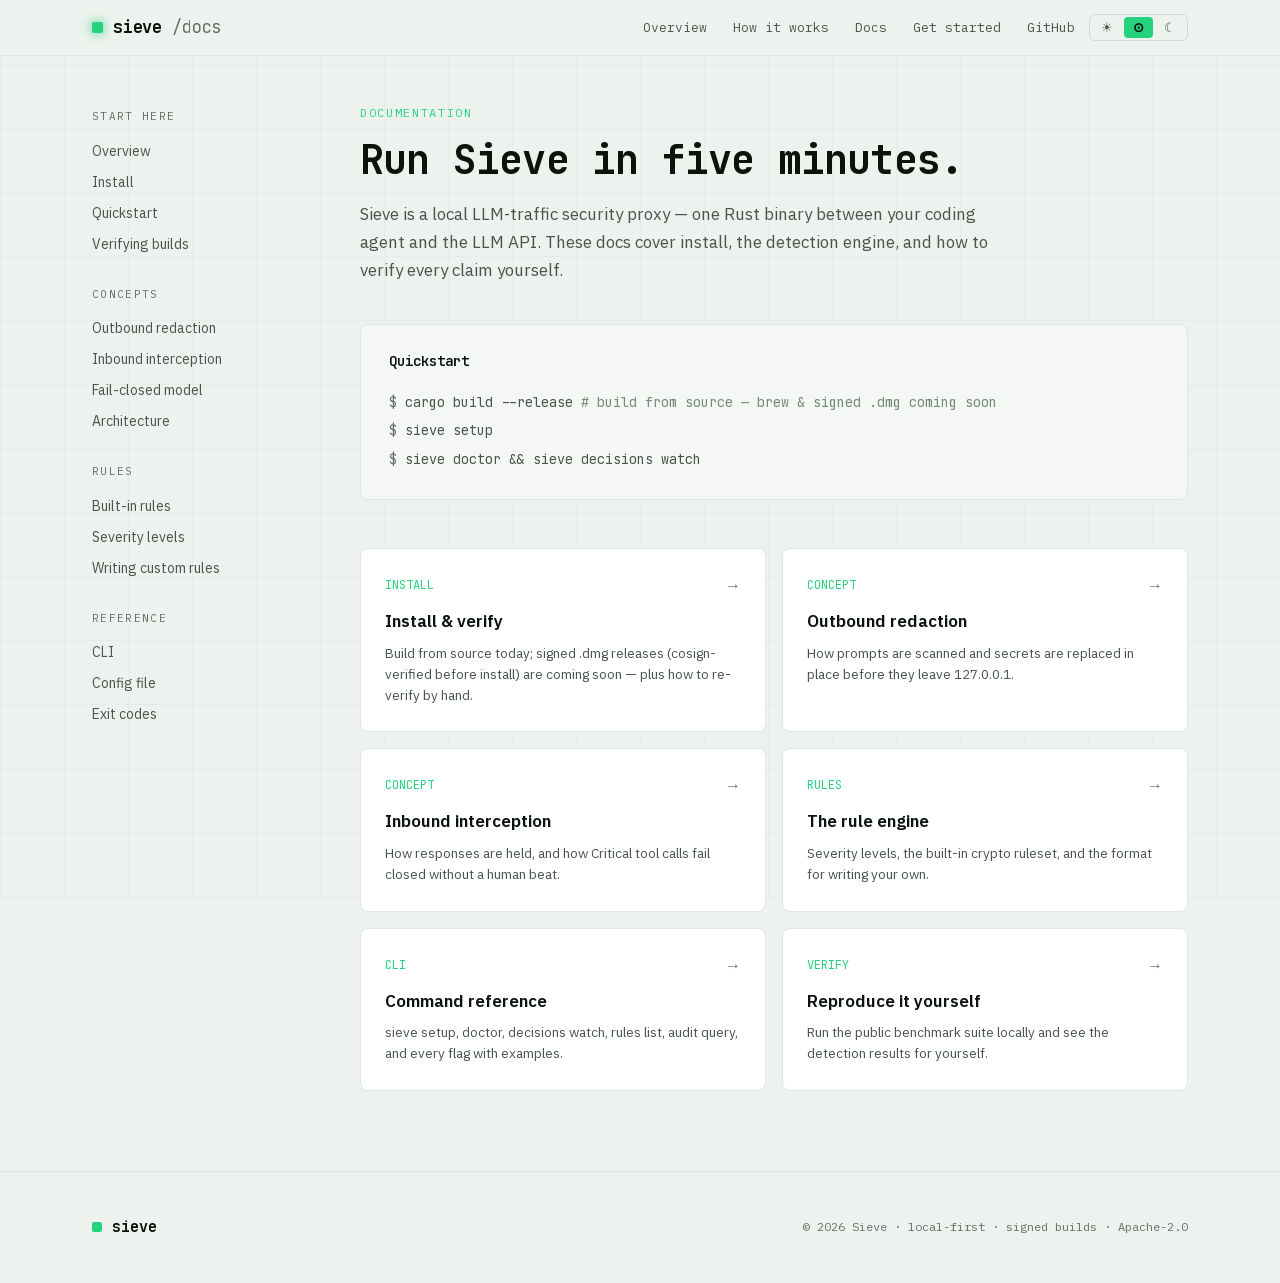
<file: docs.html>
<!DOCTYPE html>
<html lang="en" data-theme="system" data-lang="en" data-accent="green">
<head>
  <meta charset="UTF-8" />
  <meta name="viewport" content="width=device-width, initial-scale=1.0" />
  <title>Docs — Sieve Documentation Hub</title>
  <meta name="description" content="Sieve documentation hub: install &amp; verify signed builds, the local detection engine (outbound redaction + inbound interception, fail-closed), the rule engine, the CLI reference, and how to verify every claim yourself. Bilingual EN / 中文." />
  <meta name="color-scheme" content="dark light" />

  <!-- Pre-paint theme + language before CSS to avoid flash of wrong theme/language -->
  <script>
    (function () {
      try {
        var d = document.documentElement;
        d.classList.add("js");
        var t = window.localStorage.getItem("sieve.theme");
        if (t === "light" || t === "dark" || t === "system") d.setAttribute("data-theme", t);
        var l = window.localStorage.getItem("sieve.lang");
        if (l === "zh" || l === "en") {
          d.setAttribute("data-lang", l);
          d.lang = (l === "zh") ? "zh-CN" : "en";
        }
      } catch (e) { /* ignore */ }
    })();
  </script>

  <link rel="icon" type="image/svg+xml" href="data:image/svg+xml,%3Csvg xmlns='http://www.w3.org/2000/svg' viewBox='0 0 16 16'%3E%3Crect width='16' height='16' rx='3' fill='%2327d27f'/%3E%3C/svg%3E" />
  <link rel="stylesheet" href="./assets/style.css" />
  <script defer src="./assets/app.js"></script>
</head>
<body>
  <div class="bg-grid" aria-hidden="true"></div>

  <div class="page">

    <!-- ============================ HEADER ============================ -->
    <header class="site-header">
      <div class="site-header__inner">
        <a class="brand" href="./index.html" aria-label="Sieve home">
          <span class="brand__dot" aria-hidden="true"></span>sieve<span class="brand__suffix">/docs</span>
        </a>

        <div class="header-right">
          <nav class="site-nav" aria-label="Primary">
            <a href="./index.html"><span class="lang-en">Overview</span><span class="lang-zh">概览</span></a>
            <a href="index.html#how"><span class="lang-en">How it works</span><span class="lang-zh">工作原理</span></a>
            <a href="./docs.html" aria-current="page"><span class="lang-en">Docs</span><span class="lang-zh">文档</span></a>
            <a href="index.html#start"><span class="lang-en">Get started</span><span class="lang-zh">开始使用</span></a>
            <a href="https://github.com/SieveAI-dev/sieve" rel="noopener" target="_blank">GitHub</a>
          </nav>
          <div data-controls></div>
          <button class="nav-toggle" type="button" aria-label="Menu" aria-expanded="false">☰</button>
        </div>
      </div>
    </header>

    <!-- ============================ DOCS LAYOUT ============================ -->
    <div class="docs-layout">

      <!-- ---- sidebar ---- -->
      <aside class="docs-aside" aria-label="Documentation sections">

        <!-- Start here -->
        <div class="docs-nav-group">
          <div class="docs-nav-group__title">
            <span class="lang-en">Start here</span><span class="lang-zh">从这里开始</span>
          </div>
          <a href="#hub"><span class="lang-en">Overview</span><span class="lang-zh">概览</span></a>
          <a href="index.html#start"><span class="lang-en">Install</span><span class="lang-zh">安装</span></a>
          <a href="#quickstart"><span class="lang-en">Quickstart</span><span class="lang-zh">快速开始</span></a>
          <a href="index.html#start"><span class="lang-en">Verifying builds</span><span class="lang-zh">验证构建</span></a>
        </div>

        <!-- Concepts -->
        <div class="docs-nav-group">
          <div class="docs-nav-group__title">
            <span class="lang-en">Concepts</span><span class="lang-zh">核心概念</span>
          </div>
          <a href="index.html#how"><span class="lang-en">Outbound redaction</span><span class="lang-zh">出站脱敏</span></a>
          <a href="index.html#how"><span class="lang-en">Inbound interception</span><span class="lang-zh">入站拦截</span></a>
          <a href="index.html#how"><span class="lang-en">Fail-closed model</span><span class="lang-zh">Fail-closed 模型</span></a>
          <a href="https://github.com/SieveAI-dev/sieve/blob/main/docs/design/architecture.md" rel="noopener" target="_blank"><span class="lang-en">Architecture</span><span class="lang-zh">架构</span></a>
        </div>

        <!-- Rules -->
        <div class="docs-nav-group">
          <div class="docs-nav-group__title">
            <span class="lang-en">Rules</span><span class="lang-zh">规则</span>
          </div>
          <a href="https://github.com/SieveAI-dev/sieve/tree/main/docs/specs" rel="noopener" target="_blank"><span class="lang-en">Built-in rules</span><span class="lang-zh">内置规则</span></a>
          <a href="https://github.com/SieveAI-dev/sieve/blob/main/docs/glossary.md" rel="noopener" target="_blank"><span class="lang-en">Severity levels</span><span class="lang-zh">严重级别</span></a>
          <a href="https://github.com/SieveAI-dev/sieve/tree/main/docs/specs" rel="noopener" target="_blank"><span class="lang-en">Writing custom rules</span><span class="lang-zh">编写自定义规则</span></a>
        </div>

        <!-- Reference -->
        <div class="docs-nav-group">
          <div class="docs-nav-group__title">
            <span class="lang-en">Reference</span><span class="lang-zh">参考</span>
          </div>
          <a href="https://github.com/SieveAI-dev/sieve/blob/main/docs/api/api-reference.md" rel="noopener" target="_blank"><span class="lang-en">CLI</span><span class="lang-zh">命令行</span></a>
          <a href="https://github.com/SieveAI-dev/sieve/blob/main/docs/api/api-reference.md" rel="noopener" target="_blank"><span class="lang-en">Config file</span><span class="lang-zh">配置文件</span></a>
          <a href="https://github.com/SieveAI-dev/sieve/blob/main/docs/glossary.md" rel="noopener" target="_blank"><span class="lang-en">Exit codes</span><span class="lang-zh">退出码</span></a>
        </div>

      </aside>

      <!-- ---- content ---- -->
      <main class="docs-main" id="hub">
        <div class="docs-kicker">
          <span class="lang-en">DOCUMENTATION</span><span class="lang-zh">文档</span>
        </div>
        <h1 class="docs-title">
          <span class="lang-en">Run Sieve in five minutes.</span>
          <span class="lang-zh">五分钟跑起 Sieve。</span>
        </h1>
        <p class="docs-intro">
          <span class="lang-en">Sieve is a local LLM-traffic security proxy — one Rust binary between your coding agent and the LLM API. These docs cover install, the detection engine, and how to verify every claim yourself.</span>
          <span class="lang-zh">Sieve 是一个本地 LLM 流量安全代理——夹在你的编码 agent 与大模型 API 之间的一个 Rust 二进制。这份文档涵盖安装、检测引擎，以及如何亲手验证每一条声明。</span>
        </p>

        <!-- quickstart callout (real install flow: build from source / sieve setup / sieve doctor) -->
        <div class="callout" id="quickstart">
          <div class="callout__title">
            <span class="lang-en">Quickstart</span><span class="lang-zh">快速开始</span>
          </div>
          <div class="callout__body">
            <div><span class="t-prompt">$ </span>cargo build --release <span class="t-dim"># build from source — brew &amp; signed .dmg coming soon</span></div>
            <div><span class="t-prompt">$ </span>sieve setup</div>
            <div><span class="t-prompt">$ </span>sieve doctor &amp;&amp; sieve decisions watch</div>
          </div>
        </div>

        <!-- hub cards (2-up) -->
        <div class="hub-grid">

          <a class="hub-card reveal" href="index.html#start">
            <div class="hub-card__top">
              <span class="hub-card__tag">INSTALL</span>
              <span class="hub-card__arrow" aria-hidden="true">→</span>
            </div>
            <div class="hub-card__t">
              <span class="lang-en">Install &amp; verify</span><span class="lang-zh">安装与验证</span>
            </div>
            <div class="hub-card__d">
              <span class="lang-en">Build from source today; signed .dmg releases (cosign-verified before install) are coming soon — plus how to re-verify by hand.</span>
              <span class="lang-zh">当前从源码自编译；签名 .dmg 版本（安装前经 cosign 验签）即将提供 —— 以及如何亲手复验。</span>
            </div>
          </a>

          <a class="hub-card reveal" href="index.html#how">
            <div class="hub-card__top">
              <span class="hub-card__tag">CONCEPT</span>
              <span class="hub-card__arrow" aria-hidden="true">→</span>
            </div>
            <div class="hub-card__t">
              <span class="lang-en">Outbound redaction</span><span class="lang-zh">出站脱敏</span>
            </div>
            <div class="hub-card__d">
              <span class="lang-en">How prompts are scanned and secrets are replaced in place before they leave 127.0.0.1.</span>
              <span class="lang-zh">提示词如何被扫描，密钥如何在离开 127.0.0.1 之前就地替换。</span>
            </div>
          </a>

          <a class="hub-card reveal" href="index.html#how">
            <div class="hub-card__top">
              <span class="hub-card__tag">CONCEPT</span>
              <span class="hub-card__arrow" aria-hidden="true">→</span>
            </div>
            <div class="hub-card__t">
              <span class="lang-en">Inbound interception</span><span class="lang-zh">入站拦截</span>
            </div>
            <div class="hub-card__d">
              <span class="lang-en">How responses are held, and how Critical tool calls fail closed without a human beat.</span>
              <span class="lang-zh">响应如何被暂留，Critical 工具调用如何在无人确认时 fail-closed。</span>
            </div>
          </a>

          <a class="hub-card reveal" href="https://github.com/SieveAI-dev/sieve/tree/main/docs/specs" rel="noopener" target="_blank">
            <div class="hub-card__top">
              <span class="hub-card__tag">RULES</span>
              <span class="hub-card__arrow" aria-hidden="true">→</span>
            </div>
            <div class="hub-card__t">
              <span class="lang-en">The rule engine</span><span class="lang-zh">规则引擎</span>
            </div>
            <div class="hub-card__d">
              <span class="lang-en">Severity levels, the built-in crypto ruleset, and the format for writing your own.</span>
              <span class="lang-zh">严重级别、内置加密规则集，以及编写自有规则的格式。</span>
            </div>
          </a>

          <a class="hub-card reveal" href="https://github.com/SieveAI-dev/sieve/blob/main/docs/api/api-reference.md" rel="noopener" target="_blank">
            <div class="hub-card__top">
              <span class="hub-card__tag">CLI</span>
              <span class="hub-card__arrow" aria-hidden="true">→</span>
            </div>
            <div class="hub-card__t">
              <span class="lang-en">Command reference</span><span class="lang-zh">命令参考</span>
            </div>
            <div class="hub-card__d">
              <span class="lang-en">sieve setup, doctor, decisions watch, rules list, audit query, and every flag with examples.</span>
              <span class="lang-zh">sieve setup、doctor、decisions watch、rules list、audit query，以及每个参数的示例。</span>
            </div>
          </a>

          <a class="hub-card reveal" href="https://github.com/SieveAI-dev/sieve/tree/main/docs/specs" rel="noopener" target="_blank">
            <div class="hub-card__top">
              <span class="hub-card__tag">VERIFY</span>
              <span class="hub-card__arrow" aria-hidden="true">→</span>
            </div>
            <div class="hub-card__t">
              <span class="lang-en">Reproduce it yourself</span><span class="lang-zh">亲手复现</span>
            </div>
            <div class="hub-card__d">
              <span class="lang-en">Run the public benchmark suite locally and see the detection results for yourself.</span>
              <span class="lang-zh">在本地运行公开基准套件，亲眼看检测结果。</span>
            </div>
          </a>

        </div>
      </main>

    </div>

    <!-- ============================ FOOTER ============================ -->
    <footer class="site-footer">
      <div class="site-footer__inner">
        <a class="site-footer__brand" href="./index.html">
          <span class="brand__dot" aria-hidden="true"></span>sieve
        </a>
        <div class="site-footer__meta">© 2026 Sieve · local-first · signed builds · Apache-2.0</div>
      </div>
    </footer>

  </div>
</body>
</html>
</file>
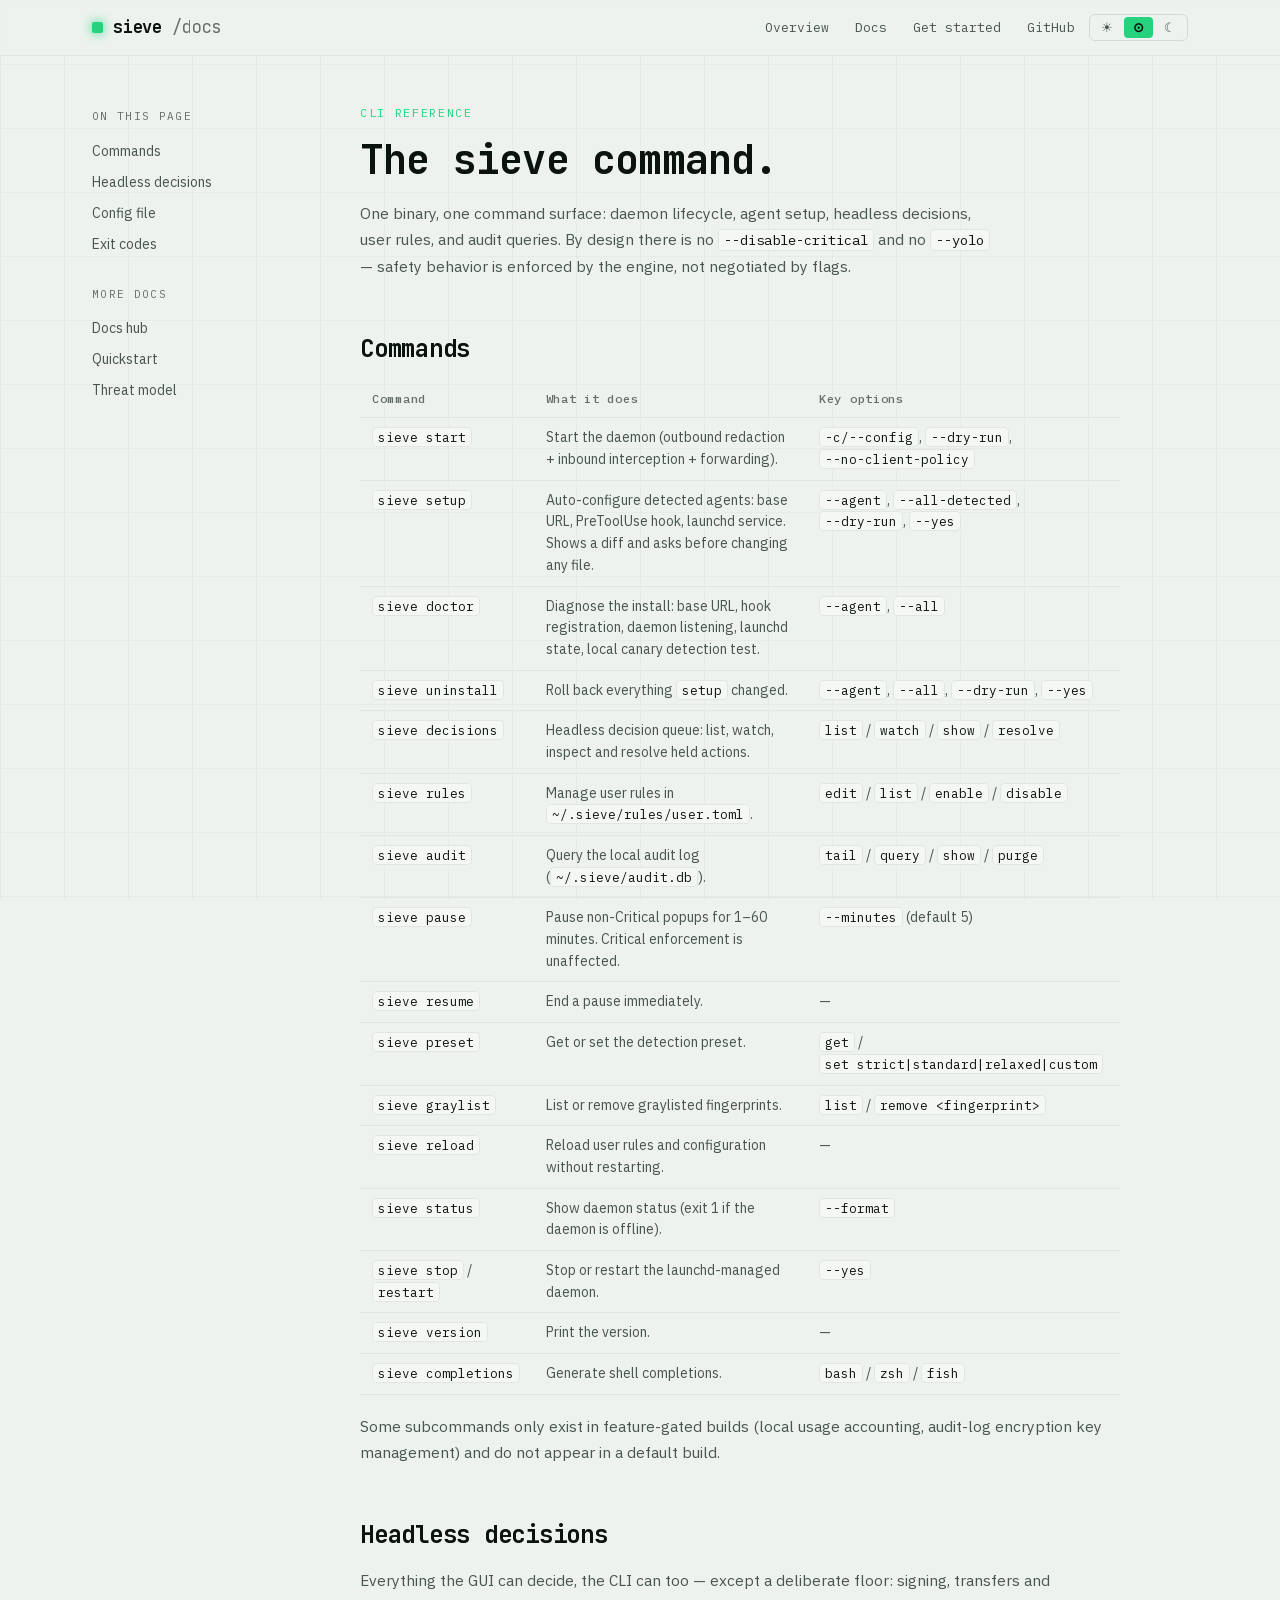
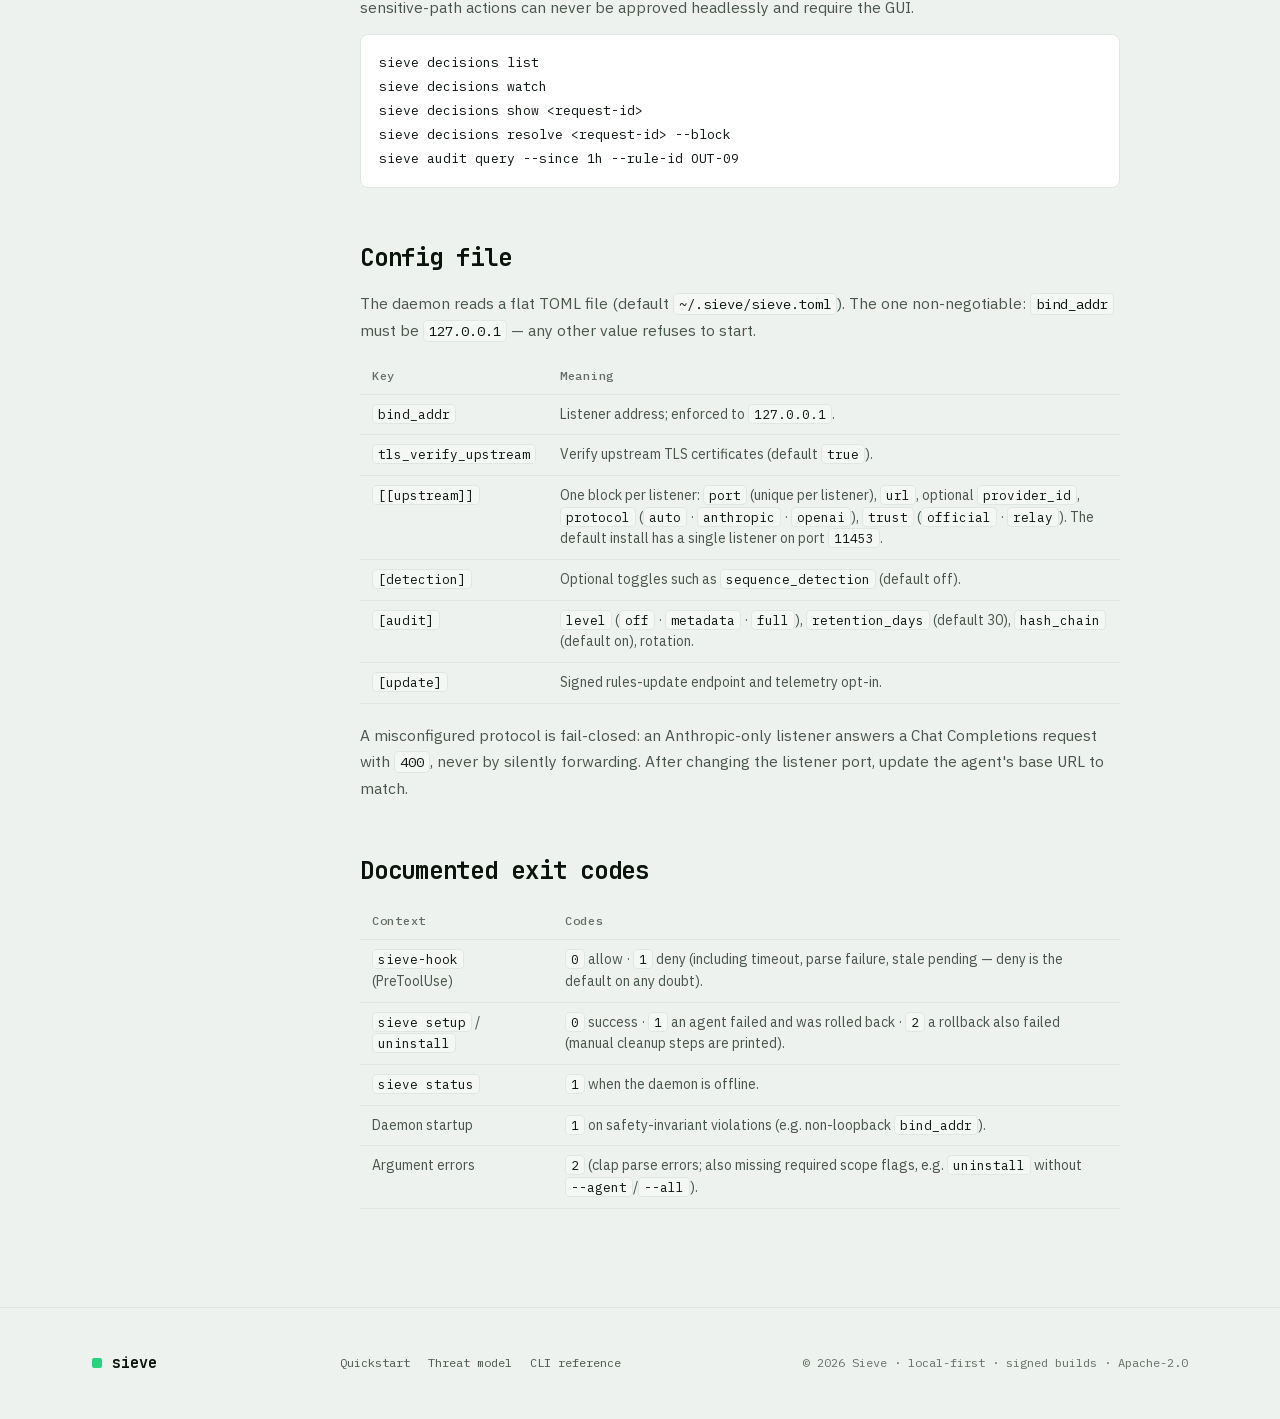
<file: docs/cli.html>
<!DOCTYPE html>
<html lang="en" data-theme="system" data-lang="en" data-accent="green">
<head>
  <meta charset="utf-8">
  <meta name="viewport" content="width=device-width, initial-scale=1">
  <title>CLI Reference — sieve setup, decisions, rules, audit</title>
  <meta name="description" content="Every sieve subcommand — setup, doctor, start, decisions, rules, audit, preset, graylist, pause, status — plus the sieve.toml configuration schema and documented exit codes.">
  <link rel="canonical" href="https://sieveai.dev/docs/cli.html">
  <meta name="color-scheme" content="dark light">

  <!-- anti-flash: set data-theme from localStorage before CSS paints -->
  <script>
    (function () {
      try {
        var d = document.documentElement;
        d.classList.add('js');
        var th = localStorage.getItem('sieve.theme') || 'system';
        d.setAttribute('data-theme', th);
      } catch (e) { /* keep markup defaults */ }
    })();
  </script>

  <!-- Open Graph / Twitter -->
  <meta property="og:type" content="article">
  <meta property="og:site_name" content="Sieve">
  <meta property="og:locale" content="en_US">
  <meta property="og:url" content="https://sieveai.dev/docs/cli.html">
  <meta property="og:title" content="CLI Reference — sieve setup, decisions, rules, audit">
  <meta property="og:description" content="Every sieve subcommand — setup, doctor, start, decisions, rules, audit, preset, graylist, pause, status — plus the sieve.toml configuration schema and documented exit codes.">
  <meta property="og:image" content="https://sieveai.dev/assets/og.png">
  <meta property="og:image:width" content="1200">
  <meta property="og:image:height" content="630">
  <meta name="twitter:card" content="summary_large_image">

  <link rel="icon" href="/favicon.ico" sizes="48x48">
  <link rel="icon" type="image/svg+xml" href="/assets/favicon.svg">
  <link rel="apple-touch-icon" href="/assets/apple-touch-icon.png">
  <link rel="stylesheet" href="/assets/style.css">
  <script defer src="/assets/app.js"></script>
</head>
<body>
  <div class="bg-grid" aria-hidden="true"></div>

  <div class="page">

    <header class="site-header">
      <div class="site-header__inner">
        <a class="brand" href="/" aria-label="Sieve home">
          <span class="brand__dot" aria-hidden="true"></span>sieve<span class="brand__suffix">/docs</span>
        </a>
        <div class="header-right">
          <nav class="site-nav" aria-label="Primary">
            <a href="/">Overview</a>
            <a href="/docs.html">Docs</a>
            <a href="/#start">Get started</a>
            <a href="https://github.com/SieveAI-dev/sieve" rel="noopener" target="_blank">GitHub</a>
          </nav>
          <div data-controls></div>
          <button class="nav-toggle" type="button" aria-label="Menu" aria-expanded="false">☰</button>
        </div>
      </div>
    </header>

    <div class="docs-layout">

      <aside class="docs-aside" aria-label="On this page">
        <div class="docs-nav-group">
          <div class="docs-nav-group__title">On this page</div>
          <a href="#commands">Commands</a>
          <a href="#decisions">Headless decisions</a>
          <a href="#config">Config file</a>
          <a href="#exit-codes">Exit codes</a>
        </div>
        <div class="docs-nav-group">
          <div class="docs-nav-group__title">More docs</div>
          <a href="/docs.html">Docs hub</a>
          <a href="/docs/quickstart.html">Quickstart</a>
          <a href="/docs/threat-model.html">Threat model</a>
        </div>
      </aside>

      <main class="docs-main docs-article">
        <div class="docs-kicker">CLI REFERENCE</div>
        <h1 class="docs-title">The sieve command.</h1>
        <p class="docs-intro">
          One binary, one command surface: daemon lifecycle, agent setup, headless
          decisions, user rules, and audit queries. By design there is no
          <code>--disable-critical</code> and no <code>--yolo</code> — safety behavior is
          enforced by the engine, not negotiated by flags.
        </p>

        <h2 id="commands">Commands</h2>
        <table>
          <thead><tr><th>Command</th><th>What it does</th><th>Key options</th></tr></thead>
          <tbody>
            <tr><td><code>sieve start</code></td>
                <td>Start the daemon (outbound redaction + inbound interception + forwarding).</td>
                <td><code>-c/--config</code>, <code>--dry-run</code>, <code>--no-client-policy</code></td></tr>
            <tr><td><code>sieve setup</code></td>
                <td>Auto-configure detected agents: base URL, PreToolUse hook, launchd service. Shows a diff and asks before changing any file.</td>
                <td><code>--agent</code>, <code>--all-detected</code>, <code>--dry-run</code>, <code>--yes</code></td></tr>
            <tr><td><code>sieve doctor</code></td>
                <td>Diagnose the install: base URL, hook registration, daemon listening, launchd state, local canary detection test.</td>
                <td><code>--agent</code>, <code>--all</code></td></tr>
            <tr><td><code>sieve uninstall</code></td>
                <td>Roll back everything <code>setup</code> changed.</td>
                <td><code>--agent</code>, <code>--all</code>, <code>--dry-run</code>, <code>--yes</code></td></tr>
            <tr><td><code>sieve decisions</code></td>
                <td>Headless decision queue: list, watch, inspect and resolve held actions.</td>
                <td><code>list</code> / <code>watch</code> / <code>show</code> / <code>resolve</code></td></tr>
            <tr><td><code>sieve rules</code></td>
                <td>Manage user rules in <code>~/.sieve/rules/user.toml</code>.</td>
                <td><code>edit</code> / <code>list</code> / <code>enable</code> / <code>disable</code></td></tr>
            <tr><td><code>sieve audit</code></td>
                <td>Query the local audit log (<code>~/.sieve/audit.db</code>).</td>
                <td><code>tail</code> / <code>query</code> / <code>show</code> / <code>purge</code></td></tr>
            <tr><td><code>sieve pause</code></td>
                <td>Pause non-Critical popups for 1–60 minutes. Critical enforcement is unaffected.</td>
                <td><code>--minutes</code> (default 5)</td></tr>
            <tr><td><code>sieve resume</code></td>
                <td>End a pause immediately.</td>
                <td>—</td></tr>
            <tr><td><code>sieve preset</code></td>
                <td>Get or set the detection preset.</td>
                <td><code>get</code> / <code>set strict|standard|relaxed|custom</code></td></tr>
            <tr><td><code>sieve graylist</code></td>
                <td>List or remove graylisted fingerprints.</td>
                <td><code>list</code> / <code>remove &lt;fingerprint&gt;</code></td></tr>
            <tr><td><code>sieve reload</code></td>
                <td>Reload user rules and configuration without restarting.</td>
                <td>—</td></tr>
            <tr><td><code>sieve status</code></td>
                <td>Show daemon status (exit 1 if the daemon is offline).</td>
                <td><code>--format</code></td></tr>
            <tr><td><code>sieve stop</code> / <code>restart</code></td>
                <td>Stop or restart the launchd-managed daemon.</td>
                <td><code>--yes</code></td></tr>
            <tr><td><code>sieve version</code></td>
                <td>Print the version.</td>
                <td>—</td></tr>
            <tr><td><code>sieve completions</code></td>
                <td>Generate shell completions.</td>
                <td><code>bash</code> / <code>zsh</code> / <code>fish</code></td></tr>
          </tbody>
        </table>
        <p>
          Some subcommands only exist in feature-gated builds (local usage accounting,
          audit-log encryption key management) and do not appear in a default build.
        </p>

        <h2 id="decisions">Headless decisions</h2>
        <p>Everything the GUI can decide, the CLI can too — except a deliberate floor:
           signing, transfers and sensitive-path actions can never be approved headlessly
           and require the GUI.</p>
        <pre><code>sieve decisions list
sieve decisions watch
sieve decisions show &lt;request-id&gt;
sieve decisions resolve &lt;request-id&gt; --block
sieve audit query --since 1h --rule-id OUT-09</code></pre>

        <h2 id="config">Config file</h2>
        <p>
          The daemon reads a flat TOML file (default <code>~/.sieve/sieve.toml</code>).
          The one non-negotiable: <code>bind_addr</code> must be <code>127.0.0.1</code> —
          any other value refuses to start.
        </p>
        <table>
          <thead><tr><th>Key</th><th>Meaning</th></tr></thead>
          <tbody>
            <tr><td><code>bind_addr</code></td>
                <td>Listener address; enforced to <code>127.0.0.1</code>.</td></tr>
            <tr><td><code>tls_verify_upstream</code></td>
                <td>Verify upstream TLS certificates (default <code>true</code>).</td></tr>
            <tr><td><code>[[upstream]]</code></td>
                <td>One block per listener: <code>port</code> (unique per listener),
                    <code>url</code>, optional <code>provider_id</code>,
                    <code>protocol</code> (<code>auto</code> · <code>anthropic</code> ·
                    <code>openai</code>), <code>trust</code> (<code>official</code> ·
                    <code>relay</code>). The default install has a single listener on
                    port <code>11453</code>.</td></tr>
            <tr><td><code>[detection]</code></td>
                <td>Optional toggles such as <code>sequence_detection</code>
                    (default off).</td></tr>
            <tr><td><code>[audit]</code></td>
                <td><code>level</code> (<code>off</code> · <code>metadata</code> ·
                    <code>full</code>), <code>retention_days</code> (default 30),
                    <code>hash_chain</code> (default on), rotation.</td></tr>
            <tr><td><code>[update]</code></td>
                <td>Signed rules-update endpoint and telemetry opt-in.</td></tr>
          </tbody>
        </table>
        <p>
          A misconfigured protocol is fail-closed: an Anthropic-only listener answers a
          Chat Completions request with <code>400</code>, never by silently forwarding.
          After changing the listener port, update the agent's base URL to match.
        </p>

        <h2 id="exit-codes">Documented exit codes</h2>
        <table>
          <thead><tr><th>Context</th><th>Codes</th></tr></thead>
          <tbody>
            <tr><td><code>sieve-hook</code> (PreToolUse)</td>
                <td><code>0</code> allow · <code>1</code> deny (including timeout, parse
                    failure, stale pending — deny is the default on any doubt).</td></tr>
            <tr><td><code>sieve setup</code> / <code>uninstall</code></td>
                <td><code>0</code> success · <code>1</code> an agent failed and was rolled
                    back · <code>2</code> a rollback also failed (manual cleanup steps are
                    printed).</td></tr>
            <tr><td><code>sieve status</code></td>
                <td><code>1</code> when the daemon is offline.</td></tr>
            <tr><td>Daemon startup</td>
                <td><code>1</code> on safety-invariant violations (e.g. non-loopback
                    <code>bind_addr</code>).</td></tr>
            <tr><td>Argument errors</td>
                <td><code>2</code> (clap parse errors; also missing required scope flags,
                    e.g. <code>uninstall</code> without <code>--agent</code>/<code>--all</code>).</td></tr>
          </tbody>
        </table>
      </main>
    </div>

    <footer class="site-footer">
      <div class="site-footer__inner">
        <a class="site-footer__brand" href="/">
          <span class="brand__dot" aria-hidden="true"></span>sieve
        </a>
        <nav class="site-footer__nav" aria-label="Documentation">
          <a href="/docs/quickstart.html">Quickstart</a>
          <a href="/docs/threat-model.html">Threat model</a>
          <a href="/docs/cli.html">CLI reference</a>
        </nav>
        <div class="site-footer__meta">© 2026 Sieve · local-first · signed builds · Apache-2.0</div>
      </div>
    </footer>

  </div>
</body>
</html>
</file>
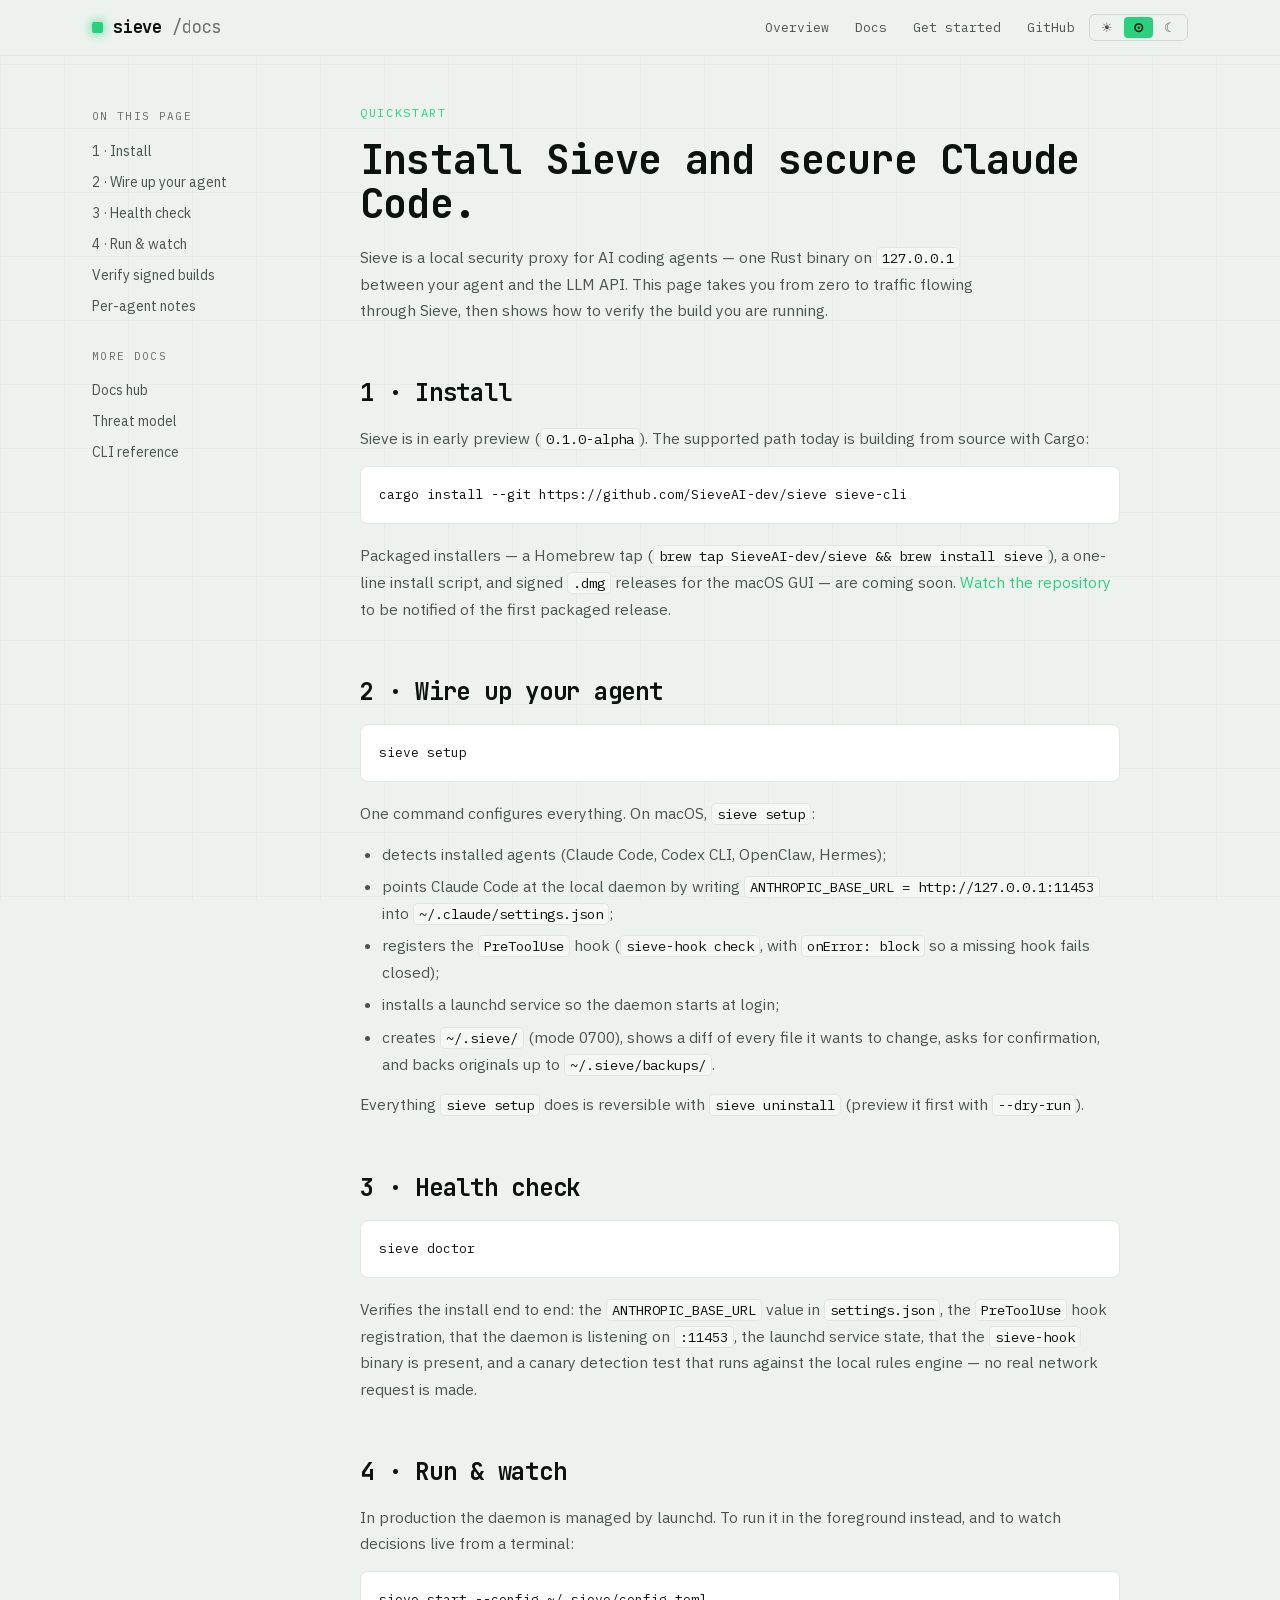
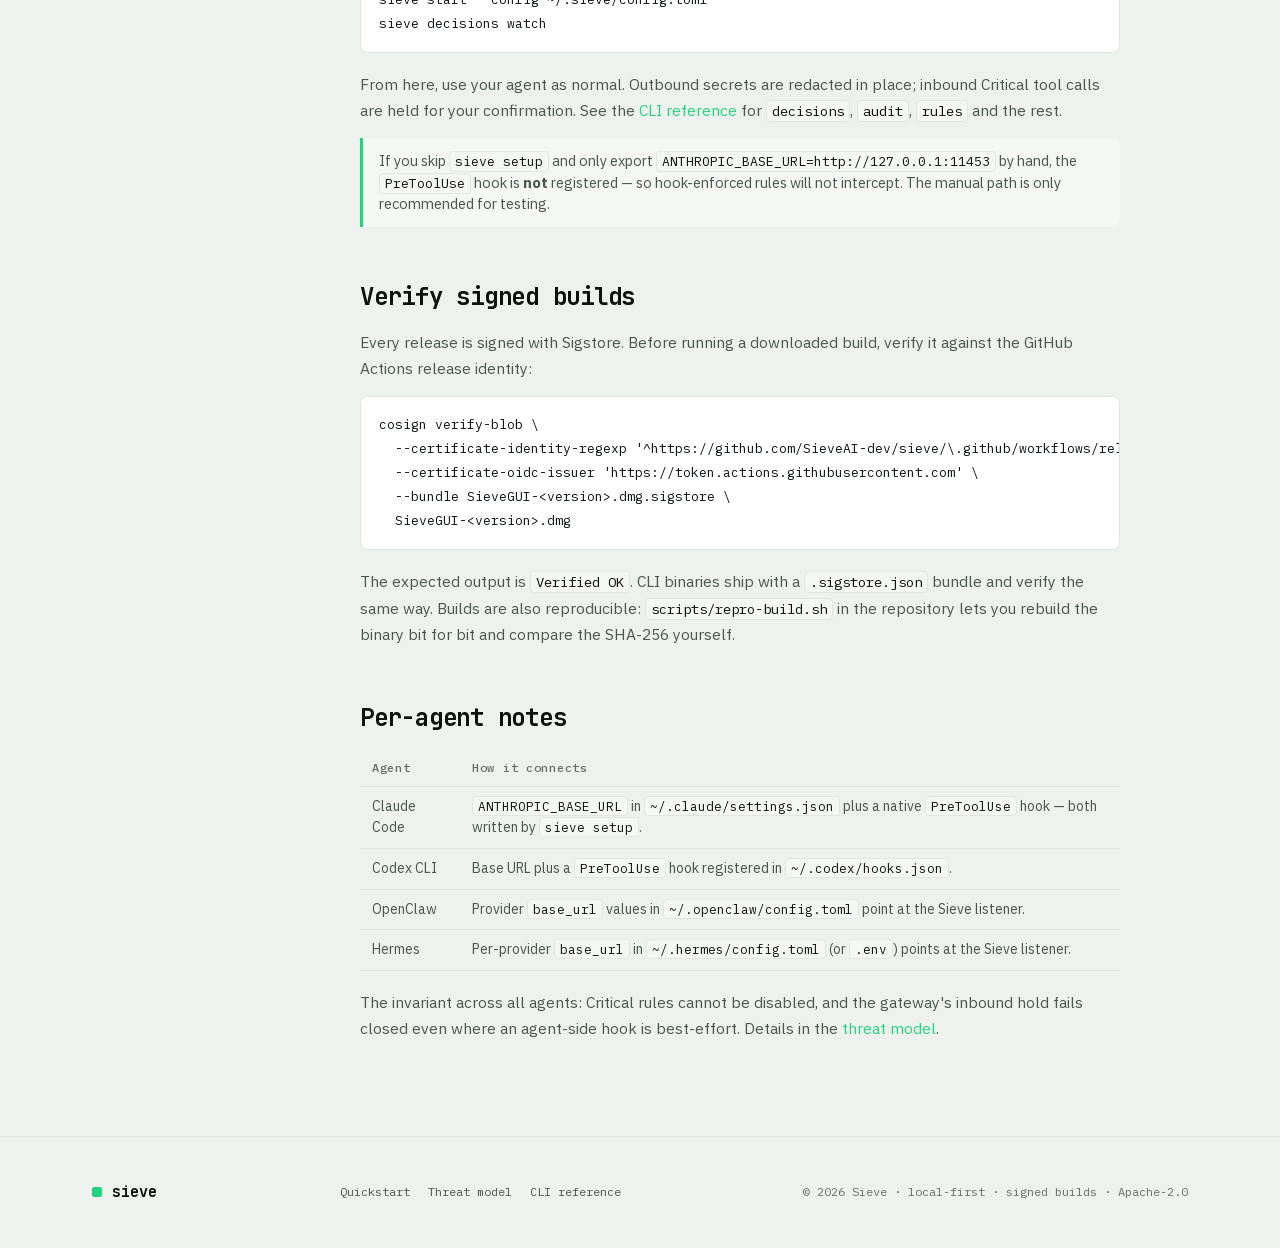
<file: docs/quickstart.html>
<!DOCTYPE html>
<html lang="en" data-theme="system" data-lang="en" data-accent="green">
<head>
  <meta charset="utf-8">
  <meta name="viewport" content="width=device-width, initial-scale=1">
  <title>Quickstart — Install Sieve and secure Claude Code in one command</title>
  <meta name="description" content="Install Sieve from source, run sieve setup to point Claude Code at the local daemon on 127.0.0.1:11453, check the install with sieve doctor, and verify signed builds with cosign.">
  <link rel="canonical" href="https://sieveai.dev/docs/quickstart.html">
  <meta name="color-scheme" content="dark light">

  <!-- anti-flash: set data-theme from localStorage before CSS paints -->
  <script>
    (function () {
      try {
        var d = document.documentElement;
        d.classList.add('js');
        var th = localStorage.getItem('sieve.theme') || 'system';
        d.setAttribute('data-theme', th);
      } catch (e) { /* keep markup defaults */ }
    })();
  </script>

  <!-- Open Graph / Twitter -->
  <meta property="og:type" content="article">
  <meta property="og:site_name" content="Sieve">
  <meta property="og:locale" content="en_US">
  <meta property="og:url" content="https://sieveai.dev/docs/quickstart.html">
  <meta property="og:title" content="Quickstart — Install Sieve and secure Claude Code in one command">
  <meta property="og:description" content="Install Sieve from source, run sieve setup to point Claude Code at the local daemon on 127.0.0.1:11453, check the install with sieve doctor, and verify signed builds with cosign.">
  <meta property="og:image" content="https://sieveai.dev/assets/og.png">
  <meta property="og:image:width" content="1200">
  <meta property="og:image:height" content="630">
  <meta name="twitter:card" content="summary_large_image">

  <link rel="icon" href="/favicon.ico" sizes="48x48">
  <link rel="icon" type="image/svg+xml" href="/assets/favicon.svg">
  <link rel="apple-touch-icon" href="/assets/apple-touch-icon.png">
  <link rel="stylesheet" href="/assets/style.css">
  <script defer src="/assets/app.js"></script>
</head>
<body>
  <div class="bg-grid" aria-hidden="true"></div>

  <div class="page">

    <header class="site-header">
      <div class="site-header__inner">
        <a class="brand" href="/" aria-label="Sieve home">
          <span class="brand__dot" aria-hidden="true"></span>sieve<span class="brand__suffix">/docs</span>
        </a>
        <div class="header-right">
          <nav class="site-nav" aria-label="Primary">
            <a href="/">Overview</a>
            <a href="/docs.html">Docs</a>
            <a href="/#start">Get started</a>
            <a href="https://github.com/SieveAI-dev/sieve" rel="noopener" target="_blank">GitHub</a>
          </nav>
          <div data-controls></div>
          <button class="nav-toggle" type="button" aria-label="Menu" aria-expanded="false">☰</button>
        </div>
      </div>
    </header>

    <div class="docs-layout">

      <aside class="docs-aside" aria-label="On this page">
        <div class="docs-nav-group">
          <div class="docs-nav-group__title">On this page</div>
          <a href="#install">1 · Install</a>
          <a href="#setup">2 · Wire up your agent</a>
          <a href="#doctor">3 · Health check</a>
          <a href="#run">4 · Run &amp; watch</a>
          <a href="#verify">Verify signed builds</a>
          <a href="#agents">Per-agent notes</a>
        </div>
        <div class="docs-nav-group">
          <div class="docs-nav-group__title">More docs</div>
          <a href="/docs.html">Docs hub</a>
          <a href="/docs/threat-model.html">Threat model</a>
          <a href="/docs/cli.html">CLI reference</a>
        </div>
      </aside>

      <main class="docs-main docs-article">
        <div class="docs-kicker">QUICKSTART</div>
        <h1 class="docs-title">Install Sieve and secure Claude Code.</h1>
        <p class="docs-intro">
          Sieve is a local security proxy for AI coding agents — one Rust binary on
          <code>127.0.0.1</code> between your agent and the LLM API. This page takes you
          from zero to traffic flowing through Sieve, then shows how to verify the build
          you are running.
        </p>

        <h2 id="install">1 · Install</h2>
        <p>
          Sieve is in early preview (<code>0.1.0-alpha</code>). The supported path today is
          building from source with Cargo:
        </p>
        <pre><code>cargo install --git https://github.com/SieveAI-dev/sieve sieve-cli</code></pre>
        <p>
          Packaged installers — a Homebrew tap (<code>brew tap SieveAI-dev/sieve &amp;&amp;
          brew install sieve</code>), a one-line install script, and signed <code>.dmg</code>
          releases for the macOS GUI — are coming soon.
          <a href="https://github.com/SieveAI-dev/sieve" rel="noopener" target="_blank">Watch the repository</a>
          to be notified of the first packaged release.
        </p>

        <h2 id="setup">2 · Wire up your agent</h2>
        <pre><code>sieve setup</code></pre>
        <p>One command configures everything. On macOS, <code>sieve setup</code>:</p>
        <ul>
          <li>detects installed agents (Claude Code, Codex CLI, OpenClaw, Hermes);</li>
          <li>points Claude Code at the local daemon by writing
              <code>ANTHROPIC_BASE_URL = http://127.0.0.1:11453</code> into
              <code>~/.claude/settings.json</code>;</li>
          <li>registers the <code>PreToolUse</code> hook (<code>sieve-hook check</code>,
              with <code>onError: block</code> so a missing hook fails closed);</li>
          <li>installs a launchd service so the daemon starts at login;</li>
          <li>creates <code>~/.sieve/</code> (mode 0700), shows a diff of every file it
              wants to change, asks for confirmation, and backs originals up to
              <code>~/.sieve/backups/</code>.</li>
        </ul>
        <p>
          Everything <code>sieve setup</code> does is reversible with
          <code>sieve uninstall</code> (preview it first with <code>--dry-run</code>).
        </p>

        <h2 id="doctor">3 · Health check</h2>
        <pre><code>sieve doctor</code></pre>
        <p>Verifies the install end to end: the <code>ANTHROPIC_BASE_URL</code> value in
           <code>settings.json</code>, the <code>PreToolUse</code> hook registration, that
           the daemon is listening on <code>:11453</code>, the launchd service state, that
           the <code>sieve-hook</code> binary is present, and a canary detection test that
           runs against the local rules engine — no real network request is made.</p>

        <h2 id="run">4 · Run &amp; watch</h2>
        <p>
          In production the daemon is managed by launchd. To run it in the foreground
          instead, and to watch decisions live from a terminal:
        </p>
        <pre><code>sieve start --config ~/.sieve/config.toml
sieve decisions watch</code></pre>
        <p>
          From here, use your agent as normal. Outbound secrets are redacted in place;
          inbound Critical tool calls are held for your confirmation. See the
          <a href="/docs/cli.html">CLI reference</a> for <code>decisions</code>,
          <code>audit</code>, <code>rules</code> and the rest.
        </p>
        <div class="note">
          If you skip <code>sieve setup</code> and only export
          <code>ANTHROPIC_BASE_URL=http://127.0.0.1:11453</code> by hand, the
          <code>PreToolUse</code> hook is <strong>not</strong> registered — so hook-enforced
          rules will not intercept. The manual path is only recommended for testing.
        </div>

        <h2 id="verify">Verify signed builds</h2>
        <p>
          Every release is signed with Sigstore. Before running a downloaded build, verify
          it against the GitHub Actions release identity:
        </p>
        <pre><code>cosign verify-blob \
  --certificate-identity-regexp '^https://github.com/SieveAI-dev/sieve/\.github/workflows/release\.yml@refs/tags/v[0-9.]+$' \
  --certificate-oidc-issuer 'https://token.actions.githubusercontent.com' \
  --bundle SieveGUI-&lt;version&gt;.dmg.sigstore \
  SieveGUI-&lt;version&gt;.dmg</code></pre>
        <p>
          The expected output is <code>Verified OK</code>. CLI binaries ship with a
          <code>.sigstore.json</code> bundle and verify the same way. Builds are also
          reproducible: <code>scripts/repro-build.sh</code> in the repository lets you
          rebuild the binary bit for bit and compare the SHA-256 yourself.
        </p>

        <h2 id="agents">Per-agent notes</h2>
        <table>
          <thead><tr><th>Agent</th><th>How it connects</th></tr></thead>
          <tbody>
            <tr>
              <td>Claude Code</td>
              <td><code>ANTHROPIC_BASE_URL</code> in <code>~/.claude/settings.json</code>
                  plus a native <code>PreToolUse</code> hook — both written by
                  <code>sieve setup</code>.</td>
            </tr>
            <tr>
              <td>Codex CLI</td>
              <td>Base URL plus a <code>PreToolUse</code> hook registered in
                  <code>~/.codex/hooks.json</code>.</td>
            </tr>
            <tr>
              <td>OpenClaw</td>
              <td>Provider <code>base_url</code> values in <code>~/.openclaw/config.toml</code>
                  point at the Sieve listener.</td>
            </tr>
            <tr>
              <td>Hermes</td>
              <td>Per-provider <code>base_url</code> in <code>~/.hermes/config.toml</code>
                  (or <code>.env</code>) points at the Sieve listener.</td>
            </tr>
          </tbody>
        </table>
        <p>
          The invariant across all agents: Critical rules cannot be disabled, and the
          gateway's inbound hold fails closed even where an agent-side hook is best-effort.
          Details in the <a href="/docs/threat-model.html">threat model</a>.
        </p>
      </main>
    </div>

    <footer class="site-footer">
      <div class="site-footer__inner">
        <a class="site-footer__brand" href="/">
          <span class="brand__dot" aria-hidden="true"></span>sieve
        </a>
        <nav class="site-footer__nav" aria-label="Documentation">
          <a href="/docs/quickstart.html">Quickstart</a>
          <a href="/docs/threat-model.html">Threat model</a>
          <a href="/docs/cli.html">CLI reference</a>
        </nav>
        <div class="site-footer__meta">© 2026 Sieve · local-first · signed builds · Apache-2.0</div>
      </div>
    </footer>

  </div>
</body>
</html>
</file>
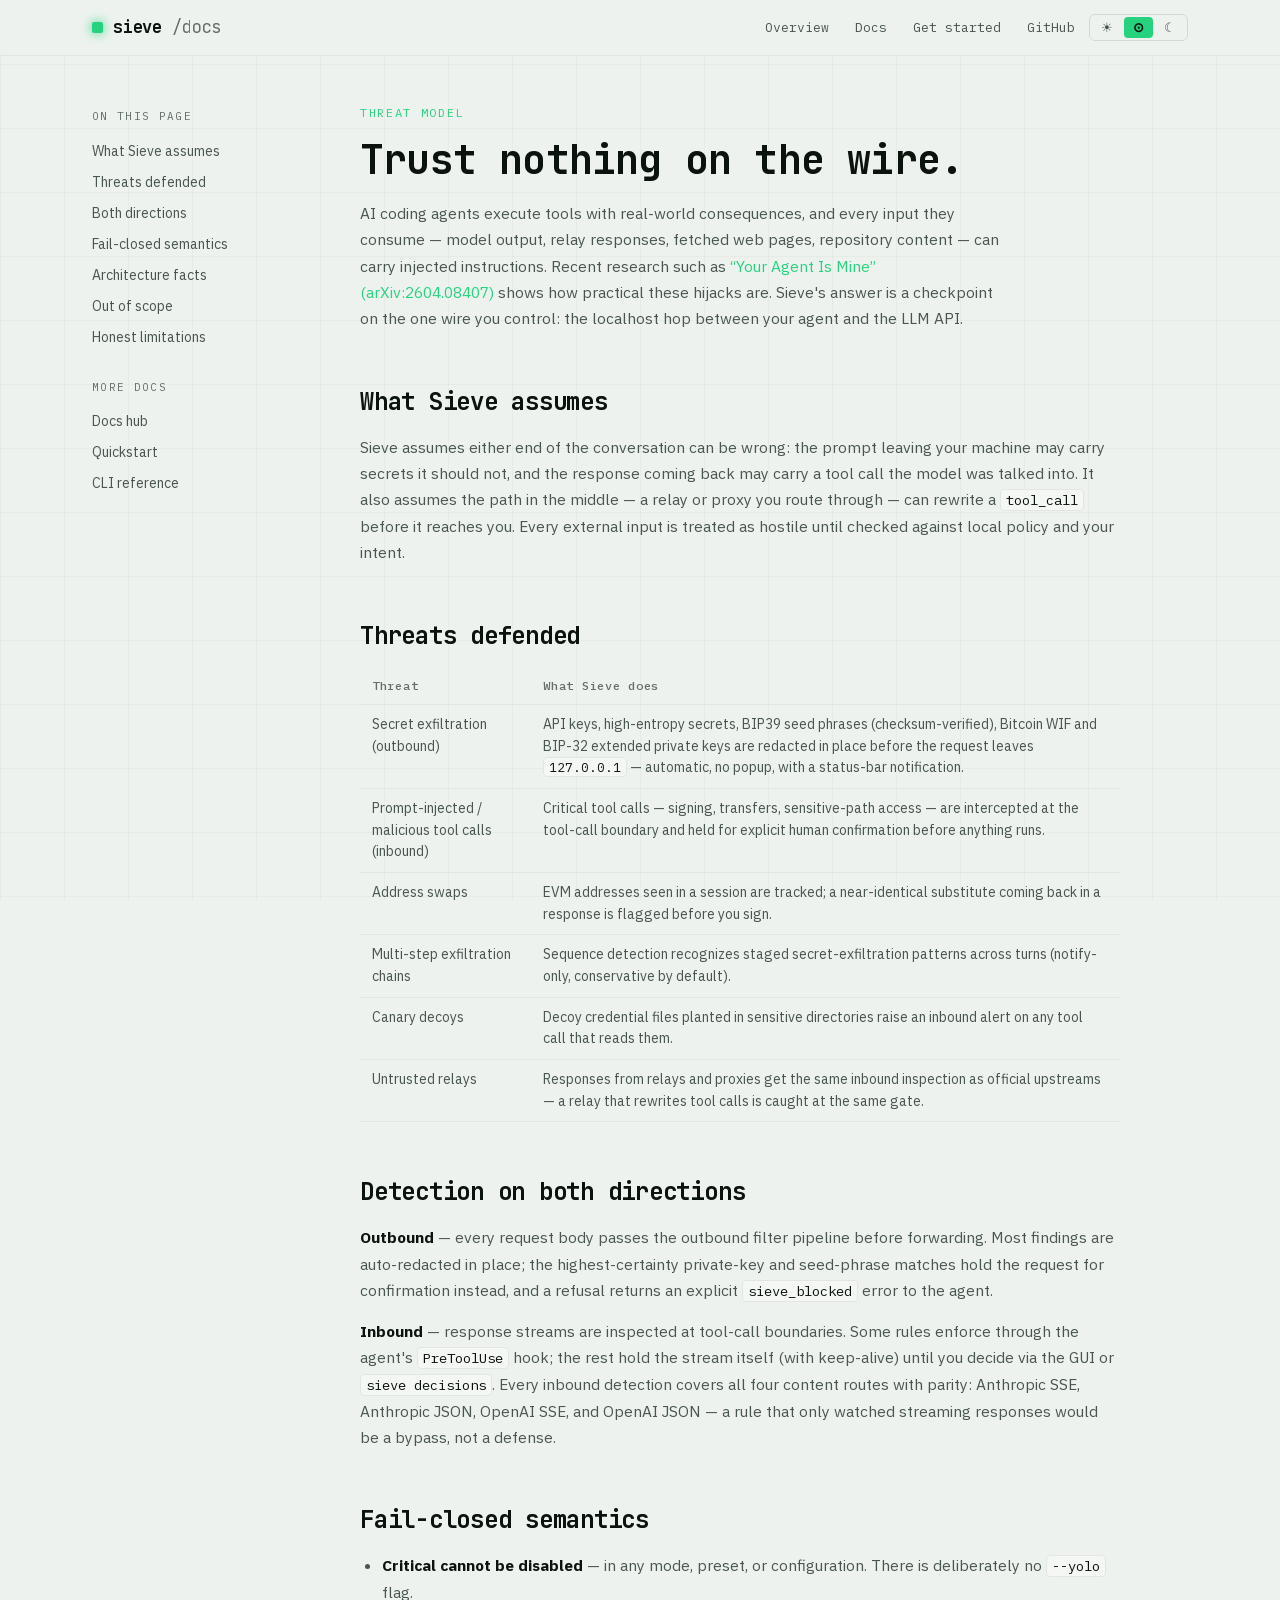
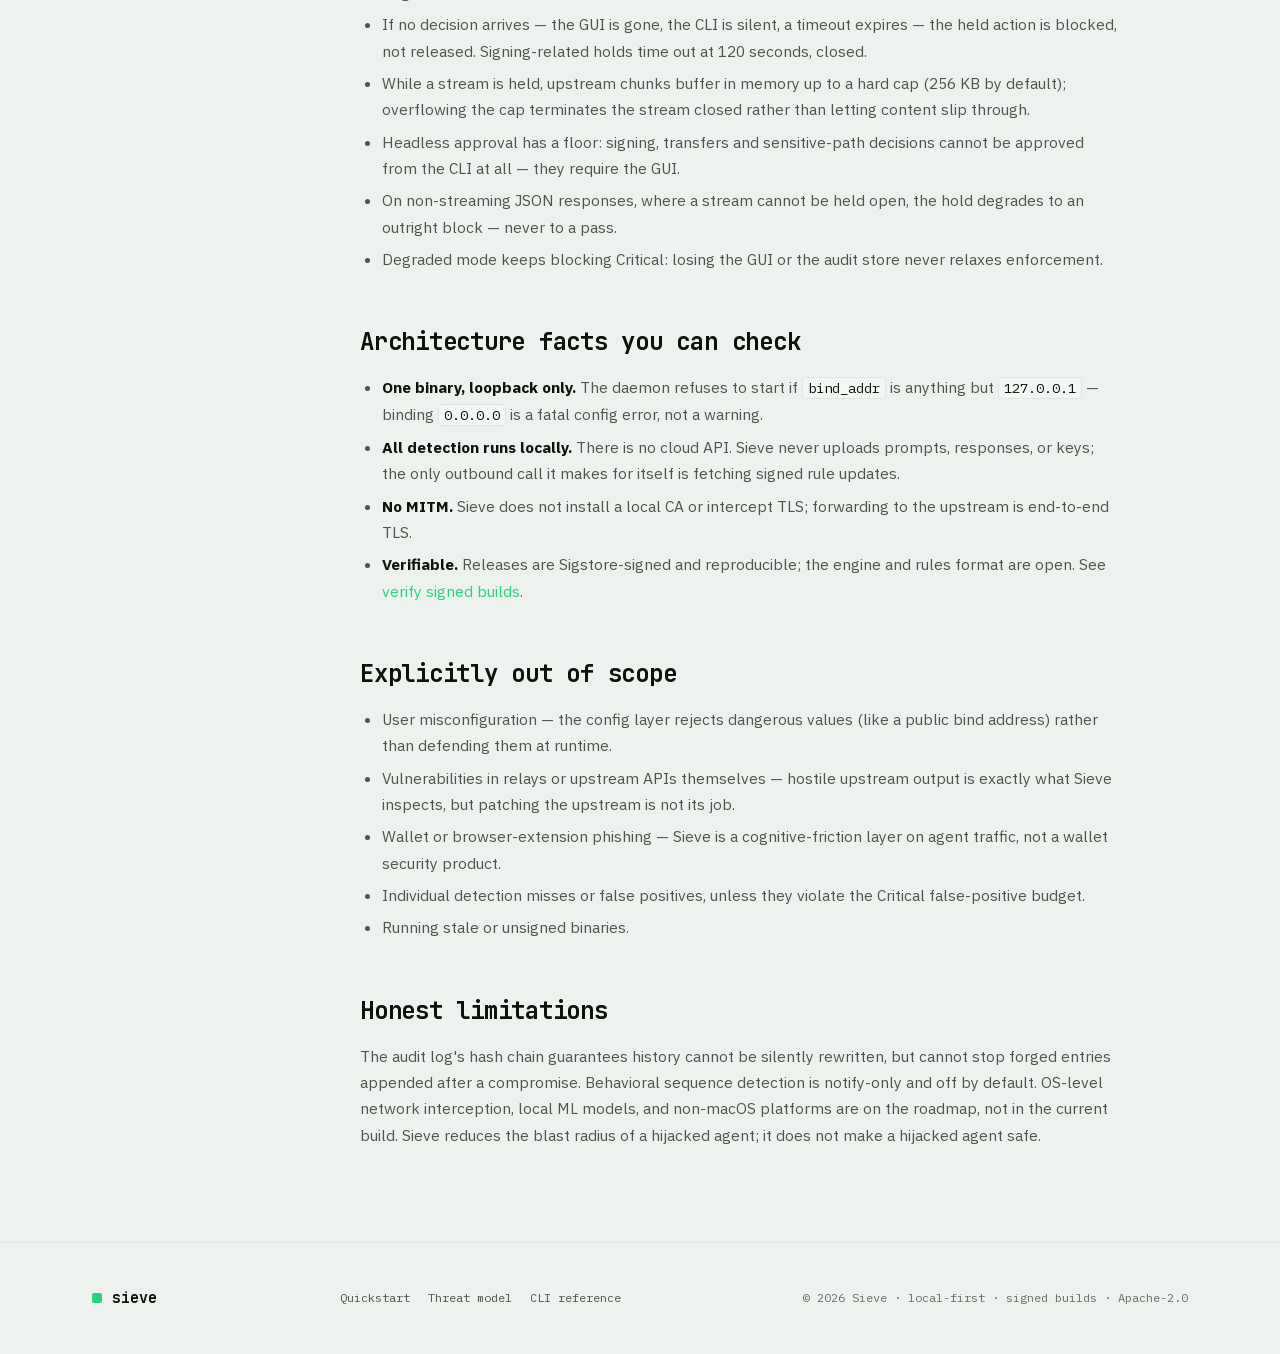
<file: docs/threat-model.html>
<!DOCTYPE html>
<html lang="en" data-theme="system" data-lang="en" data-accent="green">
<head>
  <meta charset="utf-8">
  <meta name="viewport" content="width=device-width, initial-scale=1">
  <title>Threat Model — Prompt injection, secret exfiltration, and malicious tool calls</title>
  <meta name="description" content="What Sieve defends against — prompt-injected tool calls, secret exfiltration, address swaps — how fail-closed enforcement works on both traffic directions, and what is explicitly out of scope.">
  <link rel="canonical" href="https://sieveai.dev/docs/threat-model.html">
  <meta name="color-scheme" content="dark light">

  <!-- anti-flash: set data-theme from localStorage before CSS paints -->
  <script>
    (function () {
      try {
        var d = document.documentElement;
        d.classList.add('js');
        var th = localStorage.getItem('sieve.theme') || 'system';
        d.setAttribute('data-theme', th);
      } catch (e) { /* keep markup defaults */ }
    })();
  </script>

  <!-- Open Graph / Twitter -->
  <meta property="og:type" content="article">
  <meta property="og:site_name" content="Sieve">
  <meta property="og:locale" content="en_US">
  <meta property="og:url" content="https://sieveai.dev/docs/threat-model.html">
  <meta property="og:title" content="Threat Model — Prompt injection, secret exfiltration, and malicious tool calls">
  <meta property="og:description" content="What Sieve defends against — prompt-injected tool calls, secret exfiltration, address swaps — how fail-closed enforcement works on both traffic directions, and what is explicitly out of scope.">
  <meta property="og:image" content="https://sieveai.dev/assets/og.png">
  <meta property="og:image:width" content="1200">
  <meta property="og:image:height" content="630">
  <meta name="twitter:card" content="summary_large_image">

  <link rel="icon" href="/favicon.ico" sizes="48x48">
  <link rel="icon" type="image/svg+xml" href="/assets/favicon.svg">
  <link rel="apple-touch-icon" href="/assets/apple-touch-icon.png">
  <link rel="stylesheet" href="/assets/style.css">
  <script defer src="/assets/app.js"></script>
</head>
<body>
  <div class="bg-grid" aria-hidden="true"></div>

  <div class="page">

    <header class="site-header">
      <div class="site-header__inner">
        <a class="brand" href="/" aria-label="Sieve home">
          <span class="brand__dot" aria-hidden="true"></span>sieve<span class="brand__suffix">/docs</span>
        </a>
        <div class="header-right">
          <nav class="site-nav" aria-label="Primary">
            <a href="/">Overview</a>
            <a href="/docs.html">Docs</a>
            <a href="/#start">Get started</a>
            <a href="https://github.com/SieveAI-dev/sieve" rel="noopener" target="_blank">GitHub</a>
          </nav>
          <div data-controls></div>
          <button class="nav-toggle" type="button" aria-label="Menu" aria-expanded="false">☰</button>
        </div>
      </div>
    </header>

    <div class="docs-layout">

      <aside class="docs-aside" aria-label="On this page">
        <div class="docs-nav-group">
          <div class="docs-nav-group__title">On this page</div>
          <a href="#assumptions">What Sieve assumes</a>
          <a href="#threats">Threats defended</a>
          <a href="#directions">Both directions</a>
          <a href="#fail-closed">Fail-closed semantics</a>
          <a href="#architecture">Architecture facts</a>
          <a href="#out-of-scope">Out of scope</a>
          <a href="#limitations">Honest limitations</a>
        </div>
        <div class="docs-nav-group">
          <div class="docs-nav-group__title">More docs</div>
          <a href="/docs.html">Docs hub</a>
          <a href="/docs/quickstart.html">Quickstart</a>
          <a href="/docs/cli.html">CLI reference</a>
        </div>
      </aside>

      <main class="docs-main docs-article">
        <div class="docs-kicker">THREAT MODEL</div>
        <h1 class="docs-title">Trust nothing on the wire.</h1>
        <p class="docs-intro">
          AI coding agents execute tools with real-world consequences, and every input
          they consume — model output, relay responses, fetched web pages, repository
          content — can carry injected instructions. Recent research such as
          <a href="https://arxiv.org/abs/2604.08407" rel="noopener" target="_blank">“Your
          Agent Is Mine” (arXiv:2604.08407)</a> shows how practical these hijacks are.
          Sieve's answer is a checkpoint on the one wire you control: the localhost hop
          between your agent and the LLM API.
        </p>

        <h2 id="assumptions">What Sieve assumes</h2>
        <p>
          Sieve assumes either end of the conversation can be wrong: the prompt leaving
          your machine may carry secrets it should not, and the response coming back may
          carry a tool call the model was talked into. It also assumes the path in the
          middle — a relay or proxy you route through — can rewrite a
          <code>tool_call</code> before it reaches you. Every external input is treated
          as hostile until checked against local policy and your intent.
        </p>

        <h2 id="threats">Threats defended</h2>
        <table>
          <thead><tr><th>Threat</th><th>What Sieve does</th></tr></thead>
          <tbody>
            <tr>
              <td>Secret exfiltration (outbound)</td>
              <td>API keys, high-entropy secrets, BIP39 seed phrases (checksum-verified),
                  Bitcoin WIF and BIP-32 extended private keys are redacted in place
                  before the request leaves <code>127.0.0.1</code> — automatic, no popup,
                  with a status-bar notification.</td>
            </tr>
            <tr>
              <td>Prompt-injected / malicious tool calls (inbound)</td>
              <td>Critical tool calls — signing, transfers, sensitive-path access — are
                  intercepted at the tool-call boundary and held for explicit human
                  confirmation before anything runs.</td>
            </tr>
            <tr>
              <td>Address swaps</td>
              <td>EVM addresses seen in a session are tracked; a near-identical
                  substitute coming back in a response is flagged before you sign.</td>
            </tr>
            <tr>
              <td>Multi-step exfiltration chains</td>
              <td>Sequence detection recognizes staged secret-exfiltration patterns
                  across turns (notify-only, conservative by default).</td>
            </tr>
            <tr>
              <td>Canary decoys</td>
              <td>Decoy credential files planted in sensitive directories raise an
                  inbound alert on any tool call that reads them.</td>
            </tr>
            <tr>
              <td>Untrusted relays</td>
              <td>Responses from relays and proxies get the same inbound inspection as
                  official upstreams — a relay that rewrites tool calls is caught at the
                  same gate.</td>
            </tr>
          </tbody>
        </table>

        <h2 id="directions">Detection on both directions</h2>
        <p>
          <strong>Outbound</strong> — every request body passes the outbound filter
          pipeline before forwarding. Most findings are auto-redacted in place; the
          highest-certainty private-key and seed-phrase matches hold the request for
          confirmation instead, and a refusal returns an explicit
          <code>sieve_blocked</code> error to the agent.
        </p>
        <p>
          <strong>Inbound</strong> — response streams are inspected at tool-call
          boundaries. Some rules enforce through the agent's <code>PreToolUse</code> hook;
          the rest hold the stream itself (with keep-alive) until you decide via the GUI
          or <code>sieve decisions</code>. Every inbound detection covers all four content
          routes with parity: Anthropic SSE, Anthropic JSON, OpenAI SSE, and OpenAI JSON —
          a rule that only watched streaming responses would be a bypass, not a defense.
        </p>

        <h2 id="fail-closed">Fail-closed semantics</h2>
        <ul>
          <li><strong>Critical cannot be disabled</strong> — in any mode, preset, or
              configuration. There is deliberately no <code>--yolo</code> flag.</li>
          <li>If no decision arrives — the GUI is gone, the CLI is silent, a timeout
              expires — the held action is blocked, not released. Signing-related holds
              time out at 120 seconds, closed.</li>
          <li>While a stream is held, upstream chunks buffer in memory up to a hard cap
              (256&nbsp;KB by default); overflowing the cap terminates the stream closed
              rather than letting content slip through.</li>
          <li>Headless approval has a floor: signing, transfers and sensitive-path
              decisions cannot be approved from the CLI at all — they require the GUI.</li>
          <li>On non-streaming JSON responses, where a stream cannot be held open, the
              hold degrades to an outright block — never to a pass.</li>
          <li>Degraded mode keeps blocking Critical: losing the GUI or the audit store
              never relaxes enforcement.</li>
        </ul>

        <h2 id="architecture">Architecture facts you can check</h2>
        <ul>
          <li><strong>One binary, loopback only.</strong> The daemon refuses to start if
              <code>bind_addr</code> is anything but <code>127.0.0.1</code> — binding
              <code>0.0.0.0</code> is a fatal config error, not a warning.</li>
          <li><strong>All detection runs locally.</strong> There is no cloud API. Sieve
              never uploads prompts, responses, or keys; the only outbound call it makes
              for itself is fetching signed rule updates.</li>
          <li><strong>No MITM.</strong> Sieve does not install a local CA or intercept
              TLS; forwarding to the upstream is end-to-end TLS.</li>
          <li><strong>Verifiable.</strong> Releases are Sigstore-signed and reproducible;
              the engine and rules format are open. See
              <a href="/docs/quickstart.html#verify">verify signed builds</a>.</li>
        </ul>

        <h2 id="out-of-scope">Explicitly out of scope</h2>
        <ul>
          <li>User misconfiguration — the config layer rejects dangerous values (like a
              public bind address) rather than defending them at runtime.</li>
          <li>Vulnerabilities in relays or upstream APIs themselves — hostile upstream
              output is exactly what Sieve inspects, but patching the upstream is not its
              job.</li>
          <li>Wallet or browser-extension phishing — Sieve is a cognitive-friction layer
              on agent traffic, not a wallet security product.</li>
          <li>Individual detection misses or false positives, unless they violate the
              Critical false-positive budget.</li>
          <li>Running stale or unsigned binaries.</li>
        </ul>

        <h2 id="limitations">Honest limitations</h2>
        <p>
          The audit log's hash chain guarantees history cannot be silently rewritten, but
          cannot stop forged entries appended after a compromise. Behavioral sequence
          detection is notify-only and off by default. OS-level network interception,
          local ML models, and non-macOS platforms are on the roadmap, not in the current
          build. Sieve reduces the blast radius of a hijacked agent; it does not make a
          hijacked agent safe.
        </p>
      </main>
    </div>

    <footer class="site-footer">
      <div class="site-footer__inner">
        <a class="site-footer__brand" href="/">
          <span class="brand__dot" aria-hidden="true"></span>sieve
        </a>
        <nav class="site-footer__nav" aria-label="Documentation">
          <a href="/docs/quickstart.html">Quickstart</a>
          <a href="/docs/threat-model.html">Threat model</a>
          <a href="/docs/cli.html">CLI reference</a>
        </nav>
        <div class="site-footer__meta">© 2026 Sieve · local-first · signed builds · Apache-2.0</div>
      </div>
    </footer>

  </div>
</body>
</html>
</file>
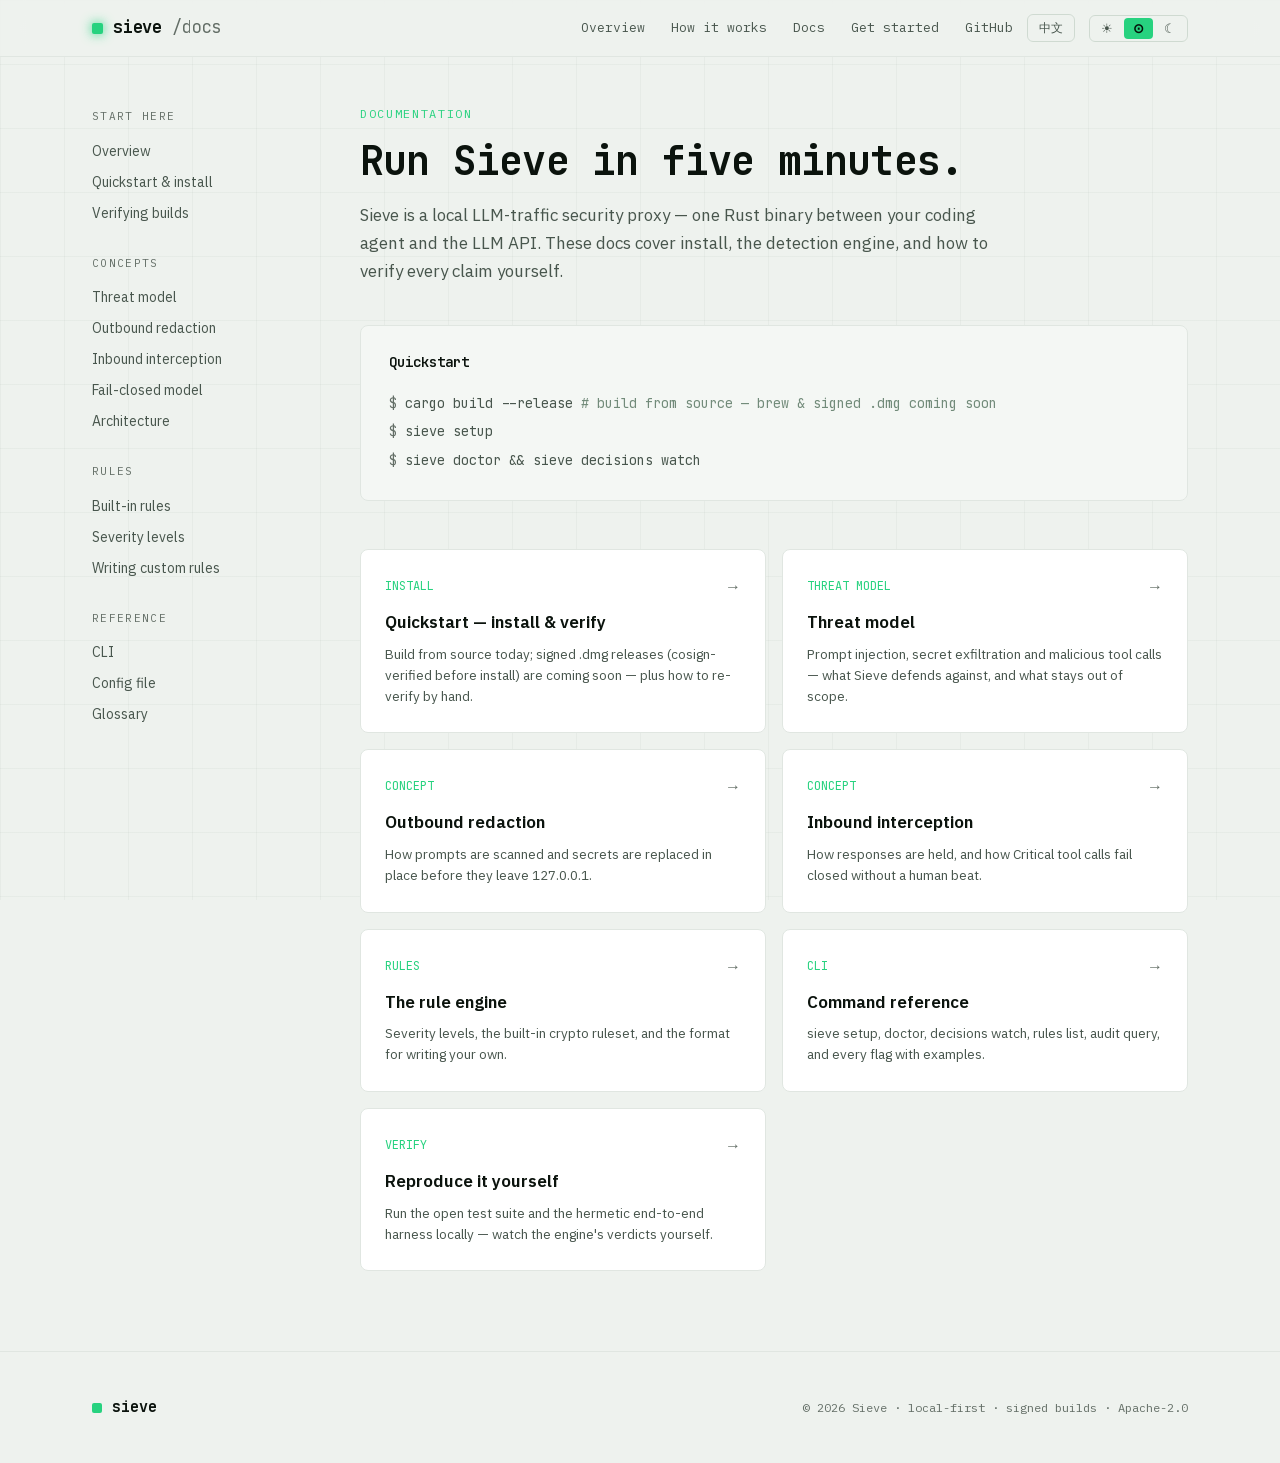
<file: src/docs.html>
<!DOCTYPE html>
<html lang="en" data-theme="system" data-lang="en" data-accent="green">
<head>
  <meta charset="UTF-8" />
  <meta name="viewport" content="width=device-width, initial-scale=1.0" />
  <title>Sieve Docs — Install, Verify Signed Builds, Rules &amp; CLI Reference</title>
  <meta name="description" content="Sieve documentation hub: install &amp; verify signed builds, the local detection engine (outbound redaction + inbound interception, fail-closed), the rule engine, the CLI reference, and how to verify every claim yourself. Bilingual EN / 中文." />
  <link rel="canonical" href="https://sieveai.dev/docs.html" />
  <meta name="color-scheme" content="dark light" />

  <!-- Pre-paint theme before CSS to avoid flash of wrong theme -->
  <script>
    (function () {
      try {
        var d = document.documentElement;
        d.classList.add("js");
        var t = window.localStorage.getItem("sieve.theme");
        if (t === "light" || t === "dark" || t === "system") d.setAttribute("data-theme", t);
      } catch (e) { /* ignore */ }
    })();
  </script>

  <!-- Open Graph / Twitter -->
  <meta property="og:type" content="website" />
  <meta property="og:site_name" content="Sieve" />
  <meta property="og:url" content="https://sieveai.dev/docs.html" />
  <meta property="og:title" content="Sieve Docs — Install, Verify Signed Builds, Rules &amp; CLI Reference" />
  <meta property="og:description" content="Sieve documentation hub: install &amp; verify signed builds, the local detection engine, the rule engine, the CLI reference, and how to verify every claim yourself." />
  <meta property="og:image" content="https://sieveai.dev/assets/og.png" />
  <meta property="og:image:width" content="1200" />
  <meta property="og:image:height" content="630" />
  <meta name="twitter:card" content="summary_large_image" />

  <script type="application/ld+json">
  {
    "@context": "https://schema.org",
    "@graph": [
      {
        "@type": "SoftwareApplication",
        "name": "Sieve",
        "url": "https://sieveai.dev/",
        "operatingSystem": "macOS",
        "applicationCategory": "SecurityApplication",
        "offers": { "@type": "Offer", "price": "0", "priceCurrency": "USD" },
        "downloadUrl": "https://github.com/SieveAI-dev/sieve",
        "softwareHelp": { "@type": "CreativeWork", "url": "https://sieveai.dev/docs.html" },
        "description": "Local-first security proxy for AI coding agents: secrets redacted outbound, dangerous tool calls intercepted inbound, fail-closed.",
        "author": { "@type": "Person", "name": "Doskey Lee" }
      },
      { "@type": "WebSite", "name": "Sieve", "url": "https://sieveai.dev/" }
    ]
  }
  </script>

  <link rel="icon" href="/favicon.ico" sizes="48x48" />
  <link rel="icon" type="image/svg+xml" href="/assets/favicon.svg" />
  <link rel="apple-touch-icon" href="/assets/apple-touch-icon.png" />
  <link rel="stylesheet" href="/assets/style.css" />
  <script defer src="/assets/app.js"></script>
</head>
<body>
  <div class="bg-grid" aria-hidden="true"></div>

  <div class="page">

    <!-- ============================ HEADER ============================ -->
    <header class="site-header">
      <div class="site-header__inner">
        <a class="brand" href="/" aria-label="Sieve home">
          <span class="brand__dot" aria-hidden="true"></span>sieve<span class="brand__suffix">/docs</span>
        </a>

        <div class="header-right">
          <nav class="site-nav" aria-label="Primary">
            <a href="/"><span class="lang-en">Overview</span><span class="lang-zh">概览</span></a>
            <a href="/#how"><span class="lang-en">How it works</span><span class="lang-zh">工作原理</span></a>
            <a href="/docs.html" aria-current="page"><span class="lang-en">Docs</span><span class="lang-zh">文档</span></a>
            <a href="/#start"><span class="lang-en">Get started</span><span class="lang-zh">开始使用</span></a>
            <a href="https://github.com/SieveAI-dev/sieve" rel="noopener" target="_blank">GitHub</a>
          </nav>
          <a class="lang-switch" href="/zh/docs.html" hreflang="zh-Hans" lang="zh-Hans">中文</a>
          <div data-controls></div>
          <button class="nav-toggle" type="button" aria-label="Menu" aria-expanded="false">☰</button>
        </div>
      </div>
    </header>

    <!-- ============================ DOCS LAYOUT ============================ -->
    <div class="docs-layout">

      <!-- ---- sidebar ---- -->
      <aside class="docs-aside" aria-label="Documentation sections">

        <!-- Start here -->
        <div class="docs-nav-group">
          <div class="docs-nav-group__title">
            <span class="lang-en">Start here</span><span class="lang-zh">从这里开始</span>
          </div>
          <a href="#hub"><span class="lang-en">Overview</span><span class="lang-zh">概览</span></a>
          <a href="/docs/quickstart.html"><span class="lang-en">Quickstart &amp; install</span><span class="lang-zh">快速开始与安装</span></a>
          <a href="/docs/quickstart.html#verify"><span class="lang-en">Verifying builds</span><span class="lang-zh">验证构建</span></a>
        </div>

        <!-- Concepts -->
        <div class="docs-nav-group">
          <div class="docs-nav-group__title">
            <span class="lang-en">Concepts</span><span class="lang-zh">核心概念</span>
          </div>
          <a href="/docs/threat-model.html"><span class="lang-en">Threat model</span><span class="lang-zh">威胁模型</span></a>
          <a href="/#how"><span class="lang-en">Outbound redaction</span><span class="lang-zh">出站脱敏</span></a>
          <a href="/#how"><span class="lang-en">Inbound interception</span><span class="lang-zh">入站拦截</span></a>
          <a href="/docs/threat-model.html#fail-closed"><span class="lang-en">Fail-closed model</span><span class="lang-zh">Fail-closed 模型</span></a>
          <a href="https://github.com/SieveAI-dev/sieve/blob/main/docs/design/architecture.md" rel="noopener" target="_blank"><span class="lang-en">Architecture</span><span class="lang-zh">架构</span></a>
        </div>

        <!-- Rules -->
        <div class="docs-nav-group">
          <div class="docs-nav-group__title">
            <span class="lang-en">Rules</span><span class="lang-zh">规则</span>
          </div>
          <a href="https://github.com/SieveAI-dev/sieve/tree/main/docs/specs" rel="noopener" target="_blank"><span class="lang-en">Built-in rules</span><span class="lang-zh">内置规则</span></a>
          <a href="https://github.com/SieveAI-dev/sieve/blob/main/docs/glossary.md" rel="noopener" target="_blank"><span class="lang-en">Severity levels</span><span class="lang-zh">严重级别</span></a>
          <a href="https://github.com/SieveAI-dev/sieve/tree/main/docs/specs" rel="noopener" target="_blank"><span class="lang-en">Writing custom rules</span><span class="lang-zh">编写自定义规则</span></a>
        </div>

        <!-- Reference -->
        <div class="docs-nav-group">
          <div class="docs-nav-group__title">
            <span class="lang-en">Reference</span><span class="lang-zh">参考</span>
          </div>
          <a href="/docs/cli.html"><span class="lang-en">CLI</span><span class="lang-zh">命令行</span></a>
          <a href="/docs/cli.html#config"><span class="lang-en">Config file</span><span class="lang-zh">配置文件</span></a>
          <a href="https://github.com/SieveAI-dev/sieve/blob/main/docs/glossary.md" rel="noopener" target="_blank"><span class="lang-en">Glossary</span><span class="lang-zh">术语表</span></a>
        </div>

      </aside>

      <!-- ---- content ---- -->
      <main class="docs-main" id="hub">
        <div class="docs-kicker">
          <span class="lang-en">DOCUMENTATION</span><span class="lang-zh">文档</span>
        </div>
        <h1 class="docs-title">
          <span class="lang-en">Run Sieve in five minutes.</span>
          <span class="lang-zh">五分钟跑起 Sieve。</span>
        </h1>
        <p class="docs-intro">
          <span class="lang-en">Sieve is a local LLM-traffic security proxy — one Rust binary between your coding agent and the LLM API. These docs cover install, the detection engine, and how to verify every claim yourself.</span>
          <span class="lang-zh">Sieve 是一个本地 LLM 流量安全代理——夹在你的编码 agent 与大模型 API 之间的一个 Rust 二进制。这份文档涵盖安装、检测引擎，以及如何亲手验证每一条声明。</span>
        </p>

        <!-- quickstart callout (real install flow: build from source / sieve setup / sieve doctor) -->
        <div class="callout" id="quickstart">
          <div class="callout__title">
            <span class="lang-en">Quickstart</span><span class="lang-zh">快速开始</span>
          </div>
          <div class="callout__body">
            <div><span class="t-prompt">$ </span>cargo build --release <span class="t-dim"># build from source — brew &amp; signed .dmg coming soon</span></div>
            <div><span class="t-prompt">$ </span>sieve setup</div>
            <div><span class="t-prompt">$ </span>sieve doctor &amp;&amp; sieve decisions watch</div>
          </div>
        </div>

        <!-- hub cards (2-up) -->
        <div class="hub-grid">

          <a class="hub-card reveal" href="/docs/quickstart.html">
            <div class="hub-card__top">
              <span class="hub-card__tag">INSTALL</span>
              <span class="hub-card__arrow" aria-hidden="true">→</span>
            </div>
            <div class="hub-card__t">
              <span class="lang-en">Quickstart — install &amp; verify</span><span class="lang-zh">快速开始 — 安装与验证</span>
            </div>
            <div class="hub-card__d">
              <span class="lang-en">Build from source today; signed .dmg releases (cosign-verified before install) are coming soon — plus how to re-verify by hand.</span>
              <span class="lang-zh">当前从源码自编译；签名 .dmg 版本（安装前经 cosign 验签）即将提供 —— 以及如何亲手复验。</span>
            </div>
          </a>

          <a class="hub-card reveal" href="/docs/threat-model.html">
            <div class="hub-card__top">
              <span class="hub-card__tag">THREAT MODEL</span>
              <span class="hub-card__arrow" aria-hidden="true">→</span>
            </div>
            <div class="hub-card__t">
              <span class="lang-en">Threat model</span><span class="lang-zh">威胁模型</span>
            </div>
            <div class="hub-card__d">
              <span class="lang-en">Prompt injection, secret exfiltration and malicious tool calls — what Sieve defends against, and what stays out of scope.</span>
              <span class="lang-zh">提示词注入、密钥外泄与恶意工具调用——Sieve 防御什么、明确不防什么。</span>
            </div>
          </a>

          <a class="hub-card reveal" href="/#how">
            <div class="hub-card__top">
              <span class="hub-card__tag">CONCEPT</span>
              <span class="hub-card__arrow" aria-hidden="true">→</span>
            </div>
            <div class="hub-card__t">
              <span class="lang-en">Outbound redaction</span><span class="lang-zh">出站脱敏</span>
            </div>
            <div class="hub-card__d">
              <span class="lang-en">How prompts are scanned and secrets are replaced in place before they leave 127.0.0.1.</span>
              <span class="lang-zh">提示词如何被扫描，密钥如何在离开 127.0.0.1 之前就地替换。</span>
            </div>
          </a>

          <a class="hub-card reveal" href="/#how">
            <div class="hub-card__top">
              <span class="hub-card__tag">CONCEPT</span>
              <span class="hub-card__arrow" aria-hidden="true">→</span>
            </div>
            <div class="hub-card__t">
              <span class="lang-en">Inbound interception</span><span class="lang-zh">入站拦截</span>
            </div>
            <div class="hub-card__d">
              <span class="lang-en">How responses are held, and how Critical tool calls fail closed without a human beat.</span>
              <span class="lang-zh">响应如何被暂留，Critical 工具调用如何在无人确认时 fail-closed。</span>
            </div>
          </a>

          <a class="hub-card reveal" href="https://github.com/SieveAI-dev/sieve/tree/main/docs/specs" rel="noopener" target="_blank">
            <div class="hub-card__top">
              <span class="hub-card__tag">RULES</span>
              <span class="hub-card__arrow" aria-hidden="true">→</span>
            </div>
            <div class="hub-card__t">
              <span class="lang-en">The rule engine</span><span class="lang-zh">规则引擎</span>
            </div>
            <div class="hub-card__d">
              <span class="lang-en">Severity levels, the built-in crypto ruleset, and the format for writing your own.</span>
              <span class="lang-zh">严重级别、内置加密规则集，以及编写自有规则的格式。</span>
            </div>
          </a>

          <a class="hub-card reveal" href="/docs/cli.html">
            <div class="hub-card__top">
              <span class="hub-card__tag">CLI</span>
              <span class="hub-card__arrow" aria-hidden="true">→</span>
            </div>
            <div class="hub-card__t">
              <span class="lang-en">Command reference</span><span class="lang-zh">命令参考</span>
            </div>
            <div class="hub-card__d">
              <span class="lang-en">sieve setup, doctor, decisions watch, rules list, audit query, and every flag with examples.</span>
              <span class="lang-zh">sieve setup、doctor、decisions watch、rules list、audit query，以及每个参数的示例。</span>
            </div>
          </a>

          <a class="hub-card reveal" href="https://github.com/SieveAI-dev/sieve/blob/main/scripts/dogfood.sh" rel="noopener" target="_blank">
            <div class="hub-card__top">
              <span class="hub-card__tag">VERIFY</span>
              <span class="hub-card__arrow" aria-hidden="true">→</span>
            </div>
            <div class="hub-card__t">
              <span class="lang-en">Reproduce it yourself</span><span class="lang-zh">亲手复现</span>
            </div>
            <div class="hub-card__d">
              <span class="lang-en">Run the open test suite and the hermetic end-to-end harness locally — watch the engine's verdicts yourself.</span>
              <span class="lang-zh">在本地运行开放测试套件与封闭端到端验证，亲眼看引擎的判定。</span>
            </div>
          </a>

        </div>
      </main>

    </div>

    <!-- ============================ FOOTER ============================ -->
    <footer class="site-footer">
      <div class="site-footer__inner">
        <a class="site-footer__brand" href="/">
          <span class="brand__dot" aria-hidden="true"></span>sieve
        </a>
        <div class="site-footer__meta">© 2026 Sieve · local-first · signed builds · Apache-2.0</div>
      </div>
    </footer>

  </div>
</body>
</html>
</file>
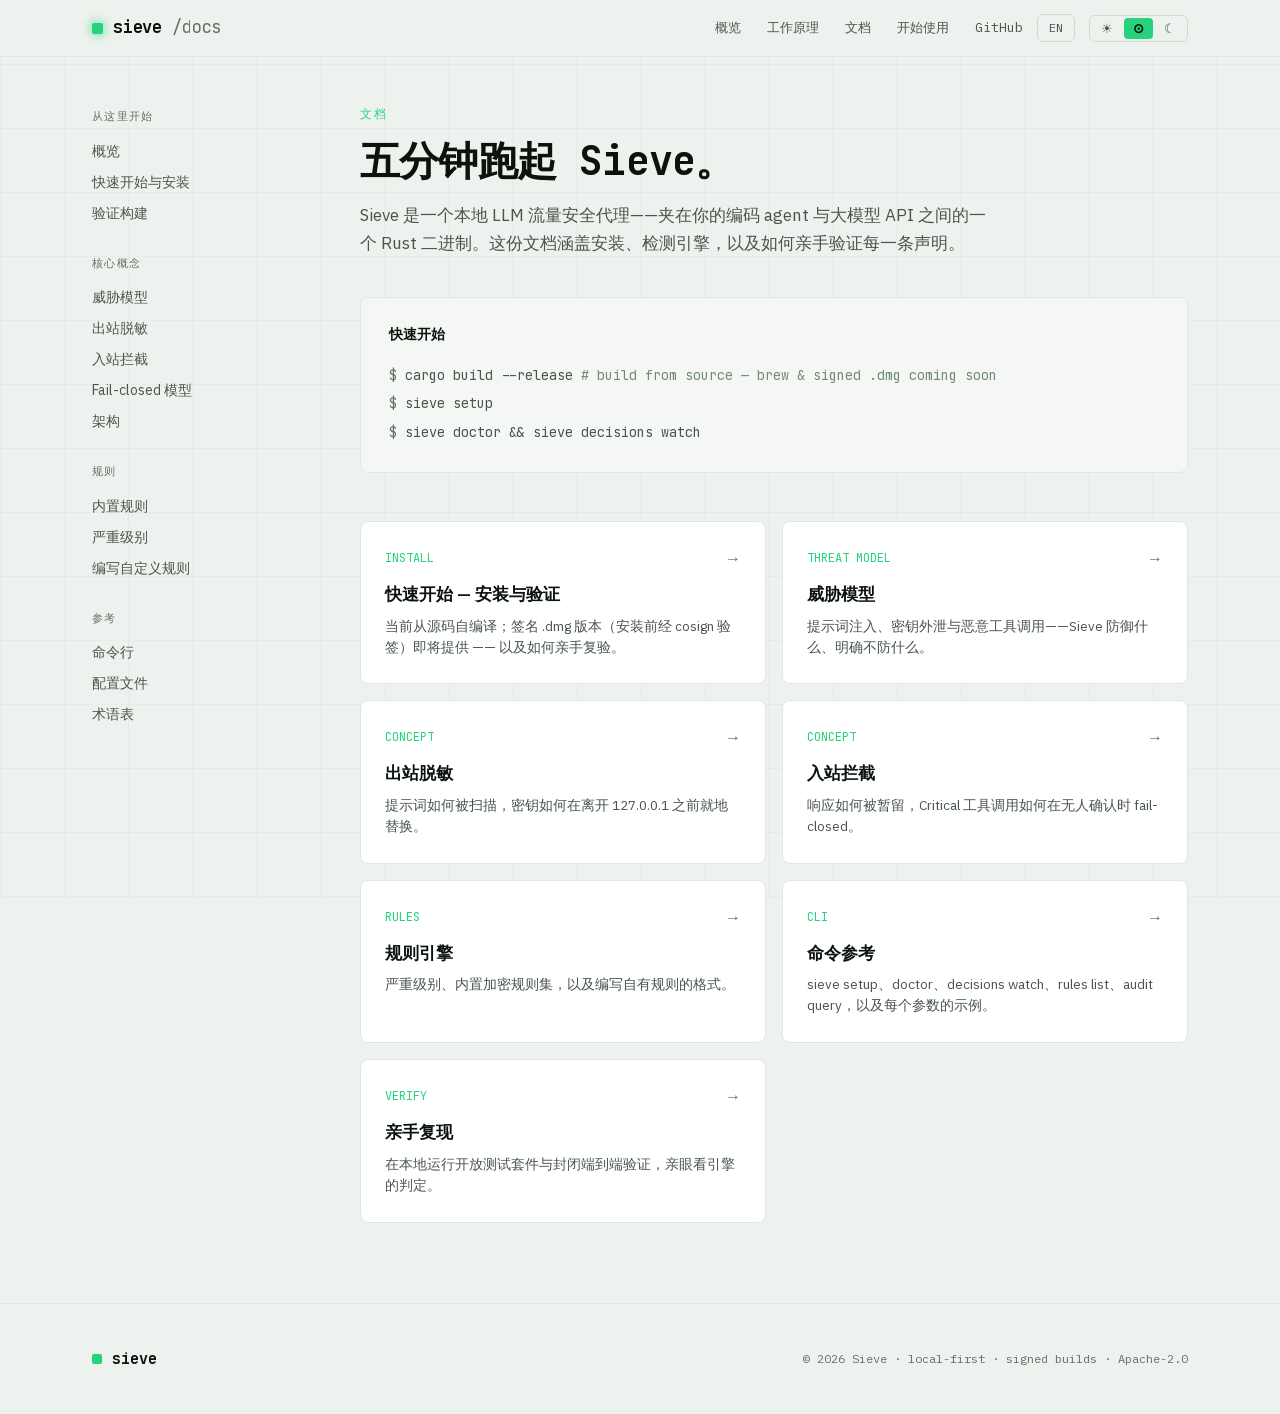
<file: zh/docs.html>
<!DOCTYPE html>
<html lang="zh-Hans" data-theme="system" data-lang="zh" data-accent="green">
<head>
  <meta charset="UTF-8" />
  <meta name="viewport" content="width=device-width, initial-scale=1.0" />
  <title>Sieve 文档 — 安装、验证签名构建、规则与 CLI 参考</title>
  <meta name="description" content="Sieve 文档中心：安装与验证签名构建、本地检测引擎（出站脱敏 + 入站拦截，fail-closed）、规则引擎、CLI 参考，以及如何亲手验证每一条声明。" />
  <link rel="canonical" href="https://sieveai.dev/zh/docs.html" />
  <link rel="alternate" hreflang="en" href="https://sieveai.dev/docs.html">
  <link rel="alternate" hreflang="zh-Hans" href="https://sieveai.dev/zh/docs.html">
  <link rel="alternate" hreflang="x-default" href="https://sieveai.dev/docs.html">
  <meta name="color-scheme" content="dark light" />

  <!-- Pre-paint theme before CSS to avoid flash of wrong theme -->
  <script>
    (function () {
      try {
        var d = document.documentElement;
        d.classList.add("js");
        var t = window.localStorage.getItem("sieve.theme");
        if (t === "light" || t === "dark" || t === "system") d.setAttribute("data-theme", t);
      } catch (e) { /* ignore */ }
    })();
  </script>

  <!-- Open Graph / Twitter -->
  <meta property="og:type" content="website" />
  <meta property="og:site_name" content="Sieve" />
  <meta property="og:locale" content="zh_CN">
  <meta property="og:url" content="https://sieveai.dev/zh/docs.html" />
  <meta property="og:title" content="Sieve 文档 — 安装、验证签名构建、规则与 CLI 参考" />
  <meta property="og:description" content="Sieve 文档中心：安装与验证签名构建、本地检测引擎（出站脱敏 + 入站拦截，fail-closed）、规则引擎、CLI 参考，以及如何亲手验证每一条声明。" />
  <meta property="og:image" content="https://sieveai.dev/assets/og.png" />
  <meta property="og:image:width" content="1200" />
  <meta property="og:image:height" content="630" />
  <meta name="twitter:card" content="summary_large_image" />

  <script type="application/ld+json">
  {
    "@context": "https://schema.org",
    "@graph": [
      {
        "@type": "SoftwareApplication",
        "name": "Sieve",
        "url": "https://sieveai.dev/",
        "operatingSystem": "macOS",
        "applicationCategory": "SecurityApplication",
        "offers": { "@type": "Offer", "price": "0", "priceCurrency": "USD" },
        "downloadUrl": "https://github.com/SieveAI-dev/sieve",
        "softwareHelp": { "@type": "CreativeWork", "url": "https://sieveai.dev/docs.html" },
        "description": "Local-first security proxy for AI coding agents: secrets redacted outbound, dangerous tool calls intercepted inbound, fail-closed.",
        "author": { "@type": "Person", "name": "Doskey Lee" }
      },
      { "@type": "WebSite", "name": "Sieve", "url": "https://sieveai.dev/" }
    ]
  }
  </script>

  <link rel="icon" href="/favicon.ico" sizes="48x48" />
  <link rel="icon" type="image/svg+xml" href="/assets/favicon.svg" />
  <link rel="apple-touch-icon" href="/assets/apple-touch-icon.png" />
  <link rel="stylesheet" href="/assets/style.css" />
  <script defer src="/assets/app.js"></script>
</head>
<body>
  <div class="bg-grid" aria-hidden="true"></div>

  <div class="page">

    <!-- ============================ HEADER ============================ -->
    <header class="site-header">
      <div class="site-header__inner">
        <a class="brand" href="/zh/" aria-label="Sieve home">
          <span class="brand__dot" aria-hidden="true"></span>sieve<span class="brand__suffix">/docs</span>
        </a>

        <div class="header-right">
          <nav class="site-nav" aria-label="Primary">
            <a href="/zh/"><span class="lang-zh">概览</span></a>
            <a href="/zh/#how"><span class="lang-zh">工作原理</span></a>
            <a href="/zh/docs.html" aria-current="page"><span class="lang-zh">文档</span></a>
            <a href="/zh/#start"><span class="lang-zh">开始使用</span></a>
            <a href="https://github.com/SieveAI-dev/sieve" rel="noopener" target="_blank">GitHub</a>
          </nav>
          <a class="lang-switch" href="/docs.html" lang="en">EN</a>
          <div data-controls></div>
          <button class="nav-toggle" type="button" aria-label="Menu" aria-expanded="false">☰</button>
        </div>
      </div>
    </header>

    <!-- ============================ DOCS LAYOUT ============================ -->
    <div class="docs-layout">

      <!-- ---- sidebar ---- -->
      <aside class="docs-aside" aria-label="Documentation sections">

        <!-- Start here -->
        <div class="docs-nav-group">
          <div class="docs-nav-group__title">
            <span class="lang-zh">从这里开始</span>
          </div>
          <a href="#hub"><span class="lang-zh">概览</span></a>
          <a href="/docs/quickstart.html"><span class="lang-zh">快速开始与安装</span></a>
          <a href="/docs/quickstart.html#verify"><span class="lang-zh">验证构建</span></a>
        </div>

        <!-- Concepts -->
        <div class="docs-nav-group">
          <div class="docs-nav-group__title">
            <span class="lang-zh">核心概念</span>
          </div>
          <a href="/docs/threat-model.html"><span class="lang-zh">威胁模型</span></a>
          <a href="/zh/#how"><span class="lang-zh">出站脱敏</span></a>
          <a href="/zh/#how"><span class="lang-zh">入站拦截</span></a>
          <a href="/docs/threat-model.html#fail-closed"><span class="lang-zh">Fail-closed 模型</span></a>
          <a href="https://github.com/SieveAI-dev/sieve/blob/main/docs/design/architecture.md" rel="noopener" target="_blank"><span class="lang-zh">架构</span></a>
        </div>

        <!-- Rules -->
        <div class="docs-nav-group">
          <div class="docs-nav-group__title">
            <span class="lang-zh">规则</span>
          </div>
          <a href="https://github.com/SieveAI-dev/sieve/tree/main/docs/specs" rel="noopener" target="_blank"><span class="lang-zh">内置规则</span></a>
          <a href="https://github.com/SieveAI-dev/sieve/blob/main/docs/glossary.md" rel="noopener" target="_blank"><span class="lang-zh">严重级别</span></a>
          <a href="https://github.com/SieveAI-dev/sieve/tree/main/docs/specs" rel="noopener" target="_blank"><span class="lang-zh">编写自定义规则</span></a>
        </div>

        <!-- Reference -->
        <div class="docs-nav-group">
          <div class="docs-nav-group__title">
            <span class="lang-zh">参考</span>
          </div>
          <a href="/docs/cli.html"><span class="lang-zh">命令行</span></a>
          <a href="/docs/cli.html#config"><span class="lang-zh">配置文件</span></a>
          <a href="https://github.com/SieveAI-dev/sieve/blob/main/docs/glossary.md" rel="noopener" target="_blank"><span class="lang-zh">术语表</span></a>
        </div>

      </aside>

      <!-- ---- content ---- -->
      <main class="docs-main" id="hub">
        <div class="docs-kicker">
          <span class="lang-zh">文档</span>
        </div>
        <h1 class="docs-title">
          
          <span class="lang-zh">五分钟跑起 Sieve。</span>
        </h1>
        <p class="docs-intro">
          
          <span class="lang-zh">Sieve 是一个本地 LLM 流量安全代理——夹在你的编码 agent 与大模型 API 之间的一个 Rust 二进制。这份文档涵盖安装、检测引擎，以及如何亲手验证每一条声明。</span>
        </p>

        <!-- quickstart callout (real install flow: build from source / sieve setup / sieve doctor) -->
        <div class="callout" id="quickstart">
          <div class="callout__title">
            <span class="lang-zh">快速开始</span>
          </div>
          <div class="callout__body">
            <div><span class="t-prompt">$ </span>cargo build --release <span class="t-dim"># build from source — brew &amp; signed .dmg coming soon</span></div>
            <div><span class="t-prompt">$ </span>sieve setup</div>
            <div><span class="t-prompt">$ </span>sieve doctor &amp;&amp; sieve decisions watch</div>
          </div>
        </div>

        <!-- hub cards (2-up) -->
        <div class="hub-grid">

          <a class="hub-card reveal" href="/docs/quickstart.html">
            <div class="hub-card__top">
              <span class="hub-card__tag">INSTALL</span>
              <span class="hub-card__arrow" aria-hidden="true">→</span>
            </div>
            <div class="hub-card__t">
              <span class="lang-zh">快速开始 — 安装与验证</span>
            </div>
            <div class="hub-card__d">
              
              <span class="lang-zh">当前从源码自编译；签名 .dmg 版本（安装前经 cosign 验签）即将提供 —— 以及如何亲手复验。</span>
            </div>
          </a>

          <a class="hub-card reveal" href="/docs/threat-model.html">
            <div class="hub-card__top">
              <span class="hub-card__tag">THREAT MODEL</span>
              <span class="hub-card__arrow" aria-hidden="true">→</span>
            </div>
            <div class="hub-card__t">
              <span class="lang-zh">威胁模型</span>
            </div>
            <div class="hub-card__d">
              
              <span class="lang-zh">提示词注入、密钥外泄与恶意工具调用——Sieve 防御什么、明确不防什么。</span>
            </div>
          </a>

          <a class="hub-card reveal" href="/zh/#how">
            <div class="hub-card__top">
              <span class="hub-card__tag">CONCEPT</span>
              <span class="hub-card__arrow" aria-hidden="true">→</span>
            </div>
            <div class="hub-card__t">
              <span class="lang-zh">出站脱敏</span>
            </div>
            <div class="hub-card__d">
              
              <span class="lang-zh">提示词如何被扫描，密钥如何在离开 127.0.0.1 之前就地替换。</span>
            </div>
          </a>

          <a class="hub-card reveal" href="/zh/#how">
            <div class="hub-card__top">
              <span class="hub-card__tag">CONCEPT</span>
              <span class="hub-card__arrow" aria-hidden="true">→</span>
            </div>
            <div class="hub-card__t">
              <span class="lang-zh">入站拦截</span>
            </div>
            <div class="hub-card__d">
              
              <span class="lang-zh">响应如何被暂留，Critical 工具调用如何在无人确认时 fail-closed。</span>
            </div>
          </a>

          <a class="hub-card reveal" href="https://github.com/SieveAI-dev/sieve/tree/main/docs/specs" rel="noopener" target="_blank">
            <div class="hub-card__top">
              <span class="hub-card__tag">RULES</span>
              <span class="hub-card__arrow" aria-hidden="true">→</span>
            </div>
            <div class="hub-card__t">
              <span class="lang-zh">规则引擎</span>
            </div>
            <div class="hub-card__d">
              
              <span class="lang-zh">严重级别、内置加密规则集，以及编写自有规则的格式。</span>
            </div>
          </a>

          <a class="hub-card reveal" href="/docs/cli.html">
            <div class="hub-card__top">
              <span class="hub-card__tag">CLI</span>
              <span class="hub-card__arrow" aria-hidden="true">→</span>
            </div>
            <div class="hub-card__t">
              <span class="lang-zh">命令参考</span>
            </div>
            <div class="hub-card__d">
              
              <span class="lang-zh">sieve setup、doctor、decisions watch、rules list、audit query，以及每个参数的示例。</span>
            </div>
          </a>

          <a class="hub-card reveal" href="https://github.com/SieveAI-dev/sieve/blob/main/scripts/dogfood.sh" rel="noopener" target="_blank">
            <div class="hub-card__top">
              <span class="hub-card__tag">VERIFY</span>
              <span class="hub-card__arrow" aria-hidden="true">→</span>
            </div>
            <div class="hub-card__t">
              <span class="lang-zh">亲手复现</span>
            </div>
            <div class="hub-card__d">
              
              <span class="lang-zh">在本地运行开放测试套件与封闭端到端验证，亲眼看引擎的判定。</span>
            </div>
          </a>

        </div>
      </main>

    </div>

    <!-- ============================ FOOTER ============================ -->
    <footer class="site-footer">
      <div class="site-footer__inner">
        <a class="site-footer__brand" href="/zh/">
          <span class="brand__dot" aria-hidden="true"></span>sieve
        </a>
        <div class="site-footer__meta">© 2026 Sieve · local-first · signed builds · Apache-2.0</div>
      </div>
    </footer>

  </div>
</body>
</html>
</file>
<file: assets/style.css>
/* ==========================================================================
   Sieve — shared design system
   Ported from the Claude Design .dc sources (Sieve.dc.html / Sieve Docs.dc.html).
   Self-hosted fonts only. Zero external dependencies / no http(s) links.
   ========================================================================== */

/* ---------------------------------------------------------------------------
   @font-face  (11 self-hosted woff2, font-display:swap)
   --------------------------------------------------------------------------- */
@font-face { font-family:'JetBrains Mono'; font-style:normal; font-weight:400; font-display:swap; src:url('./fonts/jetbrains-mono-400.woff2') format('woff2'); }
@font-face { font-family:'JetBrains Mono'; font-style:normal; font-weight:500; font-display:swap; src:url('./fonts/jetbrains-mono-500.woff2') format('woff2'); }
@font-face { font-family:'JetBrains Mono'; font-style:normal; font-weight:600; font-display:swap; src:url('./fonts/jetbrains-mono-600.woff2') format('woff2'); }
@font-face { font-family:'JetBrains Mono'; font-style:normal; font-weight:700; font-display:swap; src:url('./fonts/jetbrains-mono-700.woff2') format('woff2'); }

@font-face { font-family:'IBM Plex Sans'; font-style:normal; font-weight:400; font-display:swap; src:url('./fonts/ibm-plex-sans-400.woff2') format('woff2'); }
@font-face { font-family:'IBM Plex Sans'; font-style:normal; font-weight:500; font-display:swap; src:url('./fonts/ibm-plex-sans-500.woff2') format('woff2'); }
@font-face { font-family:'IBM Plex Sans'; font-style:normal; font-weight:600; font-display:swap; src:url('./fonts/ibm-plex-sans-600.woff2') format('woff2'); }
@font-face { font-family:'IBM Plex Sans'; font-style:normal; font-weight:700; font-display:swap; src:url('./fonts/ibm-plex-sans-700.woff2') format('woff2'); }

@font-face { font-family:'IBM Plex Mono'; font-style:normal; font-weight:400; font-display:swap; src:url('./fonts/ibm-plex-mono-400.woff2') format('woff2'); }
@font-face { font-family:'IBM Plex Mono'; font-style:normal; font-weight:500; font-display:swap; src:url('./fonts/ibm-plex-mono-500.woff2') format('woff2'); }
@font-face { font-family:'IBM Plex Mono'; font-style:normal; font-weight:600; font-display:swap; src:url('./fonts/ibm-plex-mono-600.woff2') format('woff2'); }

/* ---------------------------------------------------------------------------
   Font-family aliases  (CJK fallbacks appended; CN has no matching glyphs)
   --------------------------------------------------------------------------- */
:root {
  --ff-display: 'JetBrains Mono', 'PingFang SC', 'Microsoft YaHei', monospace;  /* headings / brand / code */
  --ff-body:    'IBM Plex Sans', 'PingFang SC', 'Microsoft YaHei', sans-serif;  /* body copy */
  --ff-mono:    'IBM Plex Mono', 'PingFang SC', 'Microsoft YaHei', monospace;   /* labels / nav / mono UI */
}

/* ---------------------------------------------------------------------------
   Theme tokens  (mounted on <html data-theme=...>; default = system/dark)
   Sequence-diagram colors: GREEN=var(--accent), BLUE=#5fa8ff, RED=#ef6f6f
   --------------------------------------------------------------------------- */
html,
html[data-theme="dark"],
html[data-theme="system"] {
  --bg:#070b08; --bg2:#0a100c; --surface:#0c1410; --surface2:#0e1813;
  --border:#17251b; --border2:#243a2b;
  --text:#e9f4eb; --text2:#90a596; --text3:#6d8575;
  --shadow:rgba(0,0,0,.45); --grid:rgba(255,255,255,.025); --term:#0b120d;
  --tt:#e9f4eb; --tt2:#90a596; --tt3:#728b7a;
  --seq-blue:#5fa8ff; --seq-red:#ef6f6f; --warn:#ef9a3d;
}
html[data-theme="light"] {
  --bg:#eef2ee; --bg2:#ffffff; --surface:#ffffff; --surface2:#f4f7f4;
  --border:#e0e6e1; --border2:#cfdad1;
  --text:#0b130d; --text2:#48564d; --text3:#636e66;
  --shadow:rgba(20,45,28,.10); --grid:rgba(0,40,15,.03); --term:#0c1410;
  --tt:#e9f4eb; --tt2:#90a596; --tt3:#728b7a;
  --seq-blue:#5fa8ff; --seq-red:#ef6f6f; --warn:#ef9a3d;
}
@media (prefers-color-scheme: light) {
  html[data-theme="system"] {
    --bg:#eef2ee; --bg2:#ffffff; --surface:#ffffff; --surface2:#f4f7f4;
    --border:#e0e6e1; --border2:#cfdad1;
    --text:#0b130d; --text2:#48564d; --text3:#636e66;
    --shadow:rgba(20,45,28,.10); --grid:rgba(0,40,15,.03); --term:#0c1410;
  }
}

/* ---------------------------------------------------------------------------
   Accent tokens
   --------------------------------------------------------------------------- */
html,
html[data-accent="green"]  { --accent:#27d27f; --accent-fg:#04130a; }
html[data-accent="indigo"] { --accent:#5b6cf0; --accent-fg:#ffffff; }
html[data-accent="amber"]  { --accent:#ef9a3d; --accent-fg:#1c1206; }
html[data-accent="violet"] { --accent:#8b5cf6; --accent-fg:#ffffff; }

/* ---------------------------------------------------------------------------
   Base / reset / typography
   --------------------------------------------------------------------------- */
*, *::before, *::after { box-sizing:border-box; }

html { scroll-behavior:smooth; -webkit-text-size-adjust:100%; }
@media (prefers-reduced-motion: reduce) { html { scroll-behavior:auto; } }

body {
  margin:0;
  min-height:100vh;
  position:relative;
  font-family:var(--ff-body);
  font-size:16px;
  line-height:1.5;
  background:var(--bg);
  color:var(--text);
  -webkit-font-smoothing:antialiased;
  -moz-osx-font-smoothing:grayscale;
  text-rendering:optimizeLegibility;
}

a { color:inherit; text-decoration:none; }
img, svg { display:block; max-width:100%; }
h1, h2, h3, h4, p { margin:0; }
button { font:inherit; }

::selection { background:var(--accent); color:var(--accent-fg); }

a:focus-visible,
button:focus-visible {
  outline:2px solid var(--accent); outline-offset:3px; border-radius:4px;
}

/* backdrop grid (fixed, behind everything) */
.bg-grid {
  position:fixed; inset:0; pointer-events:none; z-index:0;
  background-image:
    linear-gradient(var(--grid) 1px, transparent 1px),
    linear-gradient(90deg, var(--grid) 1px, transparent 1px);
  background-size:64px 64px;
}

/* page content sits above the grid */
.page { position:relative; z-index:1; }

/* shared content wrapper */
.wrap { max-width:1160px; margin:0 auto; padding:0 32px; }

/* ---------------------------------------------------------------------------
   Header / nav / controls
   --------------------------------------------------------------------------- */
.site-header {
  position:sticky; top:0; z-index:40;
  backdrop-filter:blur(12px); -webkit-backdrop-filter:blur(12px);
  background:color-mix(in srgb, var(--bg) 82%, transparent);
  border-bottom:1px solid var(--border);
}
.site-header__inner {
  max-width:1160px; margin:0 auto; padding:14px 32px;
  display:flex; align-items:center; justify-content:space-between; gap:24px;
}

.brand {
  display:flex; align-items:center; gap:10px;
  font-family:var(--ff-display); font-size:17px; font-weight:700;
  letter-spacing:-.01em; color:var(--text);
}
.brand__dot {
  width:11px; height:11px; flex:none;
  background:var(--accent); border-radius:2px;
  box-shadow:0 0 12px var(--accent);
}
.brand__suffix { color:var(--text3); font-weight:400; }

.site-nav {
  display:flex; align-items:center; gap:26px;
  font-family:var(--ff-mono); font-size:13px; color:var(--text2);
}
.site-nav a { transition:color .15s; }
.site-nav a:hover { color:var(--text); }

.header-right { display:flex; align-items:center; gap:14px; }

/* segmented controls (built by app.js into [data-controls]) */
.controls { display:flex; align-items:center; gap:10px; }
.seg {
  display:flex; align-items:center; gap:2px;
  border:1px solid var(--border2); border-radius:6px; padding:2px;
}
.seg__btn {
  cursor:pointer; font-family:var(--ff-mono); font-size:12px;
  padding:5px 10px; border-radius:4px; line-height:1;
  transition:all .15s; color:var(--text2);
  background:transparent; font-weight:400;
  border:none; -webkit-appearance:none; appearance:none;
}
.seg__btn--icon { font-size:13px; padding:4px 9px; }
.seg__btn.is-active { color:var(--accent-fg); background:var(--accent); font-weight:600; }

/* language switch — a plain link to the other language version (SEO: no JS toggle) */
.lang-switch {
  font-family:var(--ff-mono); font-size:12px; line-height:1;
  padding:7px 11px; border:1px solid var(--border2); border-radius:6px;
  color:var(--text2); text-decoration:none; transition:all .15s;
}
.lang-switch:hover { color:var(--text); border-color:var(--accent); }

/* mobile menu toggle (hidden on desktop) */
.nav-toggle {
  display:none; cursor:pointer;
  font-family:var(--ff-mono); font-size:18px; line-height:1;
  color:var(--text); background:transparent;
  border:1px solid var(--border2); border-radius:6px;
  padding:6px 11px; -webkit-appearance:none; appearance:none;
}

/* ---------------------------------------------------------------------------
   Section scaffolding
   --------------------------------------------------------------------------- */
.section { border-top:1px solid var(--border); }
.section--alt { background:var(--bg2); }
.section__inner { max-width:1160px; margin:0 auto; padding:80px 32px; }

.kicker {
  font-family:var(--ff-mono); font-size:12px; letter-spacing:.14em;
  color:var(--accent); margin-bottom:18px;
}
.h2 {
  font-family:var(--ff-display); font-size:34px; line-height:1.18;
  font-weight:700; letter-spacing:-.02em; margin:0 0 22px; max-width:780px;
}
.section__lead {
  font-size:17px; line-height:1.65; color:var(--text2);
  max-width:680px; margin:0 0 48px;
}

/* ---------------------------------------------------------------------------
   Hero
   --------------------------------------------------------------------------- */
.hero { position:relative; max-width:1160px; margin:0 auto; padding:88px 32px 64px; overflow-x:clip; }
.hero__glow {
  position:absolute; top:40px; left:50%; transform:translateX(-50%);
  width:560px; height:360px; pointer-events:none; filter:blur(30px);
  background:radial-gradient(ellipse at center, color-mix(in srgb, var(--accent) 16%, transparent), transparent 70%);
}
.hero__main {
  position:relative; display:grid; grid-template-columns:1fr 1fr;
  gap:56px; align-items:end;
}
.hero__body { position:relative; min-width:0; }
.hero__aside { display:flex; flex-direction:column; gap:18px; min-width:0; }

.badge {
  position:relative;
  display:inline-flex; align-items:center; gap:8px;
  font-family:var(--ff-mono); font-size:11px; letter-spacing:.04em;
  color:var(--accent); border:1px solid var(--border2);
  border-radius:999px; padding:6px 13px; margin-bottom:34px;
}
.badge__dot {
  width:6px; height:6px; border-radius:50%; background:var(--accent);
  animation:pulse 1.8s infinite;
}

.hero__title {
  font-family:var(--ff-display); font-size:52px; line-height:1.05;
  margin:0 0 24px; font-weight:700; letter-spacing:-.03em;
}
.hero__title-accent { color:var(--accent); }
.hero__sub {
  font-size:17px; line-height:1.6; color:var(--text2);
  margin:0 0 34px;
}

.cta-row { display:flex; gap:13px; flex-wrap:wrap; }
.btn {
  font-family:var(--ff-mono); font-size:14px; font-weight:500;
  padding:13px 22px; border-radius:4px;
  display:inline-flex; align-items:center; gap:9px;
  transition:filter .15s, border-color .15s, color .15s;
  cursor:pointer;
}
.btn--primary { font-weight:600; color:var(--accent-fg); background:var(--accent); }
.btn--primary:hover { filter:brightness(1.06); }
.btn--primary .btn__sigil { opacity:.6; }
.btn--ghost { color:var(--text); border:1px solid var(--border2); }
.btn--ghost:hover { border-color:var(--accent); color:var(--accent); }

/* ---------------------------------------------------------------------------
   Terminal block (hero proof + get-started)
   --------------------------------------------------------------------------- */
.terminal {
  position:relative; max-width:680px;
  background:var(--term); border:1px solid var(--border2); border-radius:6px;
  box-shadow:0 24px 60px -20px var(--shadow); overflow:hidden;
}
.terminal__bar {
  display:flex; align-items:center; gap:7px;
  padding:12px 15px; border-bottom:1px solid var(--border);
}
.terminal__dot { width:11px; height:11px; border-radius:50%; flex:none; }
.terminal__dot--r { background:#ff5f57; }
.terminal__dot--y { background:#febc2e; }
.terminal__dot--g { background:#28c840; }
.terminal__title {
  margin-left:10px; font-family:var(--ff-mono); font-size:11px; color:var(--tt3);
}
.terminal__body {
  padding:18px 20px;
  font-family:var(--ff-display); font-size:13px; line-height:1.95; color:var(--tt2);
}
.terminal__body .t-line { color:var(--tt); }
.t-prompt { color:var(--tt3); }
.t-ok, .t-pass { color:var(--accent); }
.t-warn { color:var(--warn); }
.t-block { color:var(--seq-red); font-weight:600; }
.t-dim { color:var(--tt3); }
.t-gap { margin-top:6px; }
.cursor {
  display:inline-block; width:8px; height:15px; vertical-align:-2px;
  background:var(--accent); animation:blink 1.1s step-end infinite;
}

/* ---------------------------------------------------------------------------
   Stat strip (hero)
   --------------------------------------------------------------------------- */
.stats {
  display:grid; grid-template-columns:repeat(4,1fr); gap:1px;
  background:var(--border); border:1px solid var(--border); border-radius:6px;
  overflow:hidden;
}
.stat { background:var(--surface); padding:16px 14px; }
.stat__v {
  font-family:var(--ff-display); font-size:20px; font-weight:700;
  color:var(--text); letter-spacing:-.02em;
}
.stat__l {
  font-family:var(--ff-mono); font-size:10.5px; color:var(--text3);
  margin-top:5px; line-height:1.4;
}

/* Hero stacks to a single column on narrow viewports: copy first, then the
   terminal + stats aside beneath it. */
@media (max-width: 880px) {
  .hero__main { grid-template-columns:1fr; gap:36px; align-items:stretch; }
  .terminal { max-width:none; }
}

/* ---------------------------------------------------------------------------
   Zero Trust Gateway — converging pipeline
   (untrusted inputs ▶ glowing SIEVE gate ▶ guarded actions)
   Ported from the .dc design (.s-pipe / .s-gate / scanY); inline colors mapped
   to site tokens, the danger red mapped to --seq-red (#ef6f6f).
   --------------------------------------------------------------------------- */
.pipe { display:flex; align-items:stretch; gap:0; }

/* input / action columns ------------------------------------------------- */
.pipe-col {
  flex:1; min-width:0; overflow:hidden;
  border:1px solid var(--border); border-radius:11px; background:var(--surface);
}
.pipe-col--in {
  border-color:color-mix(in srgb, var(--seq-red) 30%, var(--border));
  background:color-mix(in srgb, var(--seq-red) 4%, var(--surface));
}
.pipe-col--out {
  border-color:color-mix(in srgb, var(--accent) 30%, var(--border));
  background:color-mix(in srgb, var(--accent) 4%, var(--surface));
}

.pipe-col__head { padding:14px 17px; border-bottom:1px solid var(--border); }
.pipe-col--in  .pipe-col__head { border-bottom-color:color-mix(in srgb, var(--seq-red) 22%, var(--border)); }
.pipe-col--out .pipe-col__head { border-bottom-color:color-mix(in srgb, var(--accent) 22%, var(--border)); }

.pipe-col__title { display:flex; align-items:center; gap:9px; margin-bottom:6px; }
.pipe-col__dot {
  flex:none; width:7px; height:7px; border-radius:50%;
  background:var(--seq-red); box-shadow:0 0 9px var(--seq-red);
  animation:pulse 1.6s infinite;
}
.pipe-col__check { flex:none; font-family:var(--ff-display); font-size:12px; font-weight:700; color:var(--accent); }
.pipe-col__label {
  flex:1; min-width:0;
  font-family:var(--ff-mono); font-size:11px; letter-spacing:.12em;
  text-transform:uppercase; font-weight:600;
}
.pipe-col--in  .pipe-col__label { color:var(--seq-red); }
.pipe-col--out .pipe-col__label { color:var(--accent); }
.pipe-col__count {
  flex:none; font-family:var(--ff-mono); font-size:9.5px;
  color:var(--text3); white-space:nowrap;
}
.pipe-col__hint { font-size:11.5px; line-height:1.45; color:var(--text3); }

.pipe-row {
  display:flex; align-items:center; gap:11px;
  padding:9px 17px; border-top:1px solid var(--border); transition:background .15s;
}
.pipe-col--in  .pipe-row { border-top-color:color-mix(in srgb, var(--seq-red) 11%, var(--border)); }
.pipe-col--out .pipe-row { border-top-color:color-mix(in srgb, var(--accent) 11%, var(--border)); }
.pipe-col--in  .pipe-row:hover { background:color-mix(in srgb, var(--seq-red) 8%, transparent); }
.pipe-col--out .pipe-row:hover { background:color-mix(in srgb, var(--accent) 8%, transparent); }

.pipe-row__c {
  flex:none; width:42px;
  font-family:var(--ff-mono); font-size:9px; font-weight:600; letter-spacing:.03em;
  color:var(--seq-red);
}
.pipe-row__t {
  flex:1; min-width:0; font-size:13px; color:var(--text); font-weight:500;
}
.pipe-row--act .pipe-row__t {
  display:flex; align-items:center; gap:9px;
  white-space:nowrap; overflow:hidden; text-overflow:ellipsis;
}
.pipe-row__i { flex:none; font-family:var(--ff-display); font-size:11px; color:var(--accent); }
.pipe-row__r {
  flex:none; font-family:var(--ff-mono); font-size:9px; letter-spacing:.03em; color:var(--text3);
}

.pipe-col__flow {
  padding:11px 17px; border-top:1px solid var(--border);
  font-family:var(--ff-mono); font-size:9.5px; letter-spacing:.05em; color:var(--text3);
}
.pipe-col__flow--in  { border-top-color:color-mix(in srgb, var(--seq-red) 20%, var(--border)); }
.pipe-col__flow--out { border-top-color:color-mix(in srgb, var(--accent) 20%, var(--border)); }

/* converging arrows ------------------------------------------------------ */
.pipe-arrow {
  flex:none; display:flex; align-items:center; justify-content:center;
  padding:0 12px; font-size:14px;
}
.pipe-arrow--in  { color:var(--seq-red); }
.pipe-arrow--out { color:var(--accent); }

/* the glowing gate ------------------------------------------------------- */
.pipe-gate {
  flex:none; width:208px; position:relative; overflow:hidden;
  border:1px solid var(--accent); border-radius:13px; background:var(--term);
  box-shadow:0 0 52px -14px var(--accent);
  display:flex; flex-direction:column;
}
.pipe-gate__dots {
  position:absolute; inset:0; pointer-events:none; opacity:.26;
  background-image:radial-gradient(color-mix(in srgb, var(--accent) 40%, transparent) 1px, transparent 1.4px);
  background-size:12px 12px;
}
.pipe-gate__scan {
  position:absolute; left:0; right:0; height:18%; pointer-events:none;
  background:linear-gradient(180deg, transparent, color-mix(in srgb, var(--accent) 22%, transparent), transparent);
  animation:scanY 2.8s linear infinite;
}
.pipe-gate__inner {
  position:relative; flex:1;
  display:flex; flex-direction:column; align-items:center; justify-content:center;
  text-align:center; gap:16px; padding:26px 20px;
}
.pipe-gate__checkpoint {
  display:inline-flex; align-items:center; gap:6px;
  font-family:var(--ff-mono); font-size:9px; letter-spacing:.18em; color:var(--accent);
}
.pipe-gate__cp-dot {
  width:5px; height:5px; border-radius:50%;
  background:var(--accent); box-shadow:0 0 8px var(--accent);
  animation:pulse 1.6s infinite;
}
.pipe-gate__name {
  font-family:var(--ff-display); font-size:20px; line-height:1.12; font-weight:700;
  color:var(--accent); letter-spacing:.02em; white-space:normal;
  text-shadow:0 0 22px color-mix(in srgb, var(--accent) 65%, transparent);
}
.pipe-gate__mech { font-size:12.5px; line-height:1.5; color:var(--text2); }
.pipe-gate__verdicts {
  display:flex; flex-direction:column; gap:7px; align-items:stretch; padding-top:4px;
}
.pipe-gate__allow,
.pipe-gate__block {
  display:flex; flex-wrap:wrap; align-items:center; justify-content:center; gap:4px 7px;
  font-family:var(--ff-mono); font-size:11px; line-height:1.5; white-space:normal;
}
.pipe-gate__allow { color:var(--accent); }
.pipe-gate__block { color:var(--seq-red); }
.pipe-gate__mark { font-weight:700; }

/* problem-solved closing strip ------------------------------------------- */
.pipe-problem {
  margin-top:26px; display:flex; align-items:flex-start; gap:12px;
  padding:16px 18px; background:var(--surface);
  border:1px solid var(--border); border-left:2px solid var(--accent); border-radius:8px;
}
.pipe-problem__sigil {
  flex:none; font-family:var(--ff-display); font-size:13px; color:var(--accent); padding-top:1px;
}
.pipe-problem__t { font-size:14px; line-height:1.55; color:var(--text); font-weight:500; }

/* Narrow viewports keep the pipeline HORIZONTAL (design's mobile stacks it
   vertically; per requirement we compress in place instead of column-stacking). */
@media (max-width: 760px) {
  .pipe-gate { width:138px; }
  .pipe-gate__inner { gap:11px; padding:20px 10px; }
  .pipe-gate__name { font-size:15px; }
  .pipe-gate__mech { font-size:11px; }
  .pipe-gate__allow, .pipe-gate__block { font-size:10px; gap:5px; white-space:normal; }
  .pipe-arrow { padding:0 6px; font-size:12px; }
  .pipe-col__head { padding:11px 12px; }
  .pipe-col__title { gap:6px; }
  .pipe-col__count { display:none; }
  .pipe-col__hint { font-size:10.5px; }
  .pipe-col__label { font-size:10px; letter-spacing:.07em; }
  .pipe-row { padding:8px 12px; gap:8px; }
  .pipe-row__c { width:34px; font-size:8.5px; }
  .pipe-row__t { font-size:12px; }
  .pipe-row--act .pipe-row__t { gap:7px; }
  .pipe-row__r { display:none; }
  .pipe-col__flow { font-size:8.5px; padding:9px 12px; }
}
@media (max-width: 440px) {
  .pipe-gate { width:84px; }
  .pipe-gate__inner { gap:8px; padding:14px 5px; }
  .pipe-gate__checkpoint { font-size:8px; letter-spacing:.1em; gap:4px; }
  .pipe-gate__name { font-size:11.5px; }
  .pipe-gate__mech { display:none; }
  .pipe-gate__allow, .pipe-gate__block { font-size:8.5px; gap:4px; }
  .pipe-arrow { padding:0 3px; font-size:10px; }
  .pipe-col__head { padding:9px 8px; }
  .pipe-col__hint { display:none; }
  .pipe-col__label { font-size:8.5px; letter-spacing:.04em; }
  .pipe-row { padding:7px 8px; gap:6px; }
  .pipe-row__c { display:none; }
  .pipe-row__t { font-size:10.5px; line-height:1.35; }
  .pipe-row--act .pipe-row__t { white-space:normal; }
  .pipe-row__i { font-size:9.5px; }
  .pipe-col__flow { display:none; }
}

/* ---------------------------------------------------------------------------
   Problem cards (3-up)
   --------------------------------------------------------------------------- */
.grid-3 {
  display:grid; grid-template-columns:repeat(3,1fr); gap:1px;
  background:var(--border); border:1px solid var(--border); border-radius:6px; overflow:hidden;
}
.prob { background:var(--surface); padding:26px 24px; }
.prob__n { font-family:var(--ff-display); font-size:13px; color:var(--accent); margin-bottom:14px; }
.prob__t { font-size:15px; line-height:1.55; color:var(--text); }

/* ---------------------------------------------------------------------------
   How it works — sequence diagram (rendered by app.js into [data-how-diagram])
   --------------------------------------------------------------------------- */
.diagram__bar {
  display:flex; align-items:center; justify-content:space-between;
  margin-bottom:18px; gap:16px; flex-wrap:wrap;
}
.diagram__caption { display:flex; align-items:center; gap:10px; min-height:20px; }
.diagram__caption-dot {
  width:7px; height:7px; border-radius:50%; flex:none;
  background:var(--accent); transition:background .35s;
}
.diagram__caption-text {
  font-family:var(--ff-mono); font-size:13px; color:var(--accent); transition:color .35s;
}
.diagram__replay {
  cursor:pointer; font-family:var(--ff-mono); font-size:12px; color:var(--text2);
  background:none; border:1px solid var(--border2); border-radius:5px; padding:7px 14px;
  transition:color .15s, border-color .15s;
}
.diagram__replay:hover { color:var(--accent); border-color:var(--accent); }
.diagram__stage {
  position:relative; height:560px;
  background:var(--surface2); border:1px solid var(--border); border-radius:10px;
  overflow:hidden;
}

.seq-node {
  position:absolute; top:14px; width:190px;
  transform:translateX(-50%);
  border:1px solid var(--border2); border-radius:8px;
  padding:12px 10px 11px; text-align:center; background:var(--surface);
  transition:border-color .35s, box-shadow .35s, background .35s;
}
.seq-node.is-hot {
  border-color:var(--accent);
  background:color-mix(in srgb, var(--accent) 10%, var(--surface));
  box-shadow:0 0 26px -10px var(--accent);
}
.seq-node__t { font-family:var(--ff-display); font-size:15px; font-weight:700; color:var(--text); }
.seq-node.is-hot .seq-node__t { color:var(--accent); }
.seq-node__s { font-family:var(--ff-mono); font-size:11px; color:var(--text3); margin-top:4px; }

.seq-lifeline {
  position:absolute; top:92px; height:452px;
  border-left:1px dashed var(--border2); opacity:.4;
}
.seq-lifeline.is-hot { border-left-color:var(--accent); opacity:.6; }

.seq-arrow {
  position:absolute; height:2px; opacity:.38;
  background:var(--arrow-color);
  background-size:16px 2px;
  transition:opacity .35s ease, height .2s ease, filter .35s ease;
}
.seq-arrow.is-dashed {
  background:repeating-linear-gradient(90deg, var(--arrow-color) 0 8px, transparent 8px 16px);
  background-size:16px 2px;
}
.seq-arrow.is-active {
  opacity:1; height:3px; background-size:16px 3px;
  filter:drop-shadow(0 0 5px var(--arrow-color));
}
.seq-arrow.is-active.dir-r { animation:flowR .55s linear infinite; }
.seq-arrow.is-active.dir-l { animation:flowL .55s linear infinite; }

.seq-head {
  position:absolute; width:0; height:0;
  border-top:5px solid transparent; border-bottom:5px solid transparent;
  opacity:.38; transition:opacity .35s ease, filter .35s ease;
}
.seq-head.dir-r { transform:translate(-100%,-50%); border-left:9px solid var(--arrow-color); }
.seq-head.dir-l { transform:translate(0,-50%); border-right:9px solid var(--arrow-color); }
.seq-head.is-active { opacity:1; filter:drop-shadow(0 0 4px var(--arrow-color)); border-top-width:6px; border-bottom-width:6px; }
.seq-head.is-active.dir-r { border-left-width:11px; }
.seq-head.is-active.dir-l { border-right-width:11px; }

.seq-label {
  position:absolute; text-align:center; white-space:nowrap;
  font-family:var(--ff-mono); font-size:12.5px; font-weight:500;
  color:var(--arrow-color); opacity:.5; transition:opacity .35s ease;
}
.seq-label.is-active { font-weight:700; opacity:1; }

.seq-box {
  position:absolute; left:50%; transform:translateX(-50%);
  border:1px solid var(--box-color); border-radius:8px;
  background:color-mix(in srgb, var(--box-color) 8%, var(--surface));
  padding:8px 16px 9px; text-align:center; min-width:210px; opacity:.5;
  transition:opacity .35s ease, box-shadow .35s ease, border-color .35s ease, background .35s ease;
}
.seq-box.is-active {
  opacity:1; border-width:1.5px;
  background:color-mix(in srgb, var(--box-color) 15%, var(--surface));
  box-shadow:0 0 0 4px color-mix(in srgb, var(--box-color) 20%, transparent), 0 0 24px -6px var(--box-color);
}
.seq-box__t { font-family:var(--ff-display); font-size:13px; font-weight:700; color:var(--box-color); letter-spacing:.02em; }
.seq-box__s { font-family:var(--ff-mono); font-size:11px; color:var(--text2); margin-top:2px; }

/* ---------------------------------------------------------------------------
   Detection cards (3-up, free gap)
   --------------------------------------------------------------------------- */
.cards-3 { display:grid; grid-template-columns:repeat(3,1fr); gap:14px; }
.detect {
  background:var(--surface); border:1px solid var(--border); border-radius:6px;
  padding:22px 22px 24px; transition:border-color .2s, transform .2s;
}
.detect:hover { border-color:var(--accent); transform:translateY(-2px); }
.detect__k { font-family:var(--ff-display); font-size:12px; color:var(--accent); margin-bottom:14px; }
.detect__t { font-size:16px; font-weight:600; color:var(--text); margin-bottom:7px; }
.detect__d { font-size:13.5px; line-height:1.55; color:var(--text2); }

/* ---------------------------------------------------------------------------
   Verify (2-col)
   --------------------------------------------------------------------------- */
.grid-2 {
  display:grid; grid-template-columns:1fr 1fr; gap:1px;
  background:var(--border); border:1px solid var(--border); border-radius:6px; overflow:hidden;
}
.verify {
  background:var(--surface); padding:30px 28px;
  display:flex; gap:18px; align-items:flex-start;
}
.verify__n { font-family:var(--ff-display); font-size:13px; color:var(--accent); flex:none; padding-top:2px; }
.verify__t { font-size:17px; font-weight:600; color:var(--text); margin-bottom:8px; }
.verify__d { font-size:14px; line-height:1.6; color:var(--text2); }

/* ---------------------------------------------------------------------------
   Get started — step terminal
   --------------------------------------------------------------------------- */
.steps {
  max-width:720px; background:var(--term);
  border:1px solid var(--border2); border-radius:6px; overflow:hidden;
  box-shadow:0 24px 60px -24px var(--shadow);
}
.step {
  padding:20px 22px; border-bottom:1px solid var(--border);
  display:flex; gap:16px; align-items:flex-start;
}
.step__n { font-family:var(--ff-display); font-size:12px; color:var(--accent); flex:none; padding-top:3px; }
.step__main { flex:1; min-width:0; }
.step__cmd {
  font-family:var(--ff-display); font-size:13.5px; color:var(--tt);
  white-space:pre-wrap; word-break:break-word;
}
.step__cmd .t-prompt { color:var(--tt3); }
.step__note { font-size:13px; color:var(--tt2); margin-top:8px; line-height:1.5; }
.step__cmd--soon { color:var(--tt2); }
.step__soon {
  display:inline-block; margin-left:10px; vertical-align:middle;
  font-family:var(--ff-mono); font-size:10px; letter-spacing:.04em;
  color:var(--tt3); border:1px solid var(--border2); border-radius:999px;
  padding:2px 8px;
}
.steps__foot { padding:18px 22px; display:flex; gap:12px; align-items:center; flex-wrap:wrap; }
.steps__foot-note { font-family:var(--ff-mono); font-size:12px; color:var(--tt3); }

/* ---------------------------------------------------------------------------
   NOTES (glossary footnotes) — kicker on the left, two-column term list
   --------------------------------------------------------------------------- */
#glossary .section__inner { padding-top:34px; padding-bottom:34px; }
.gloss { display:flex; gap:30px; align-items:flex-start; flex-wrap:wrap; }
.gloss__kicker {
  flex:none; padding-top:3px;
  font-family:var(--ff-mono); font-size:11px; letter-spacing:.16em; color:var(--text3);
}
.gloss__grid {
  flex:1; min-width:260px;
  display:grid; grid-template-columns:1fr 1fr; gap:9px 36px;
}
.gloss__item { font-size:12.5px; line-height:1.55; color:var(--text3); }
.gloss__term { font-family:var(--ff-display); font-weight:600; color:var(--text2); }
.gloss__sep { color:var(--text3); }

@media (max-width: 560px) {
  .gloss__grid { grid-template-columns:1fr; }
}

/* ---------------------------------------------------------------------------
   Footer
   --------------------------------------------------------------------------- */
.site-footer { border-top:1px solid var(--border); background:var(--bg); }
.site-footer__inner {
  max-width:1160px; margin:0 auto; padding:44px 32px;
  display:flex; align-items:center; justify-content:space-between; gap:24px; flex-wrap:wrap;
}
.site-footer__brand {
  display:flex; align-items:center; gap:10px;
  font-family:var(--ff-display); font-size:15px; font-weight:700; color:var(--text);
}
.site-footer__brand .brand__dot { box-shadow:none; width:10px; height:10px; }
.site-footer__meta { font-family:var(--ff-mono); font-size:12px; color:var(--text3); }
.site-footer__nav { display:flex; gap:18px; flex-wrap:wrap; }
.site-footer__nav a {
  font-family:var(--ff-mono); font-size:12px; color:var(--text2);
  text-decoration:none; transition:color .15s;
}
.site-footer__nav a:hover { color:var(--accent); }

/* ---------------------------------------------------------------------------
   Docs — two-column layout
   --------------------------------------------------------------------------- */
.docs-layout {
  max-width:1160px; margin:0 auto; padding:0 32px;
  display:grid; grid-template-columns:220px 1fr; gap:48px;
}
.docs-aside { padding:48px 0; position:sticky; top:60px; align-self:start; height:max-content; }
.docs-nav-group { margin-bottom:26px; }
.docs-nav-group__title {
  font-family:var(--ff-mono); font-size:11px; letter-spacing:.12em;
  text-transform:uppercase; color:var(--text3); margin-bottom:11px;
}
.docs-nav-group a {
  display:block; font-size:14px; color:var(--text2); padding:5px 0; transition:color .15s;
}
.docs-nav-group a:hover { color:var(--accent); }

.docs-main { padding:48px 0 80px; min-width:0; }
.docs-kicker { font-family:var(--ff-mono); font-size:12px; letter-spacing:.14em; color:var(--accent); margin-bottom:16px; }
.docs-title { font-family:var(--ff-display); font-size:40px; line-height:1.1; margin:0 0 18px; font-weight:700; letter-spacing:-.02em; }
.docs-intro { font-size:17px; line-height:1.65; color:var(--text2); max-width:640px; margin:0 0 40px; }

/* quickstart callout */
.callout {
  background:var(--surface2); border:1px solid var(--border); border-radius:8px;
  padding:26px 28px; margin-bottom:48px;
}
.callout__title { font-family:var(--ff-display); font-size:14px; font-weight:600; margin-bottom:16px; }
.callout__body { font-family:var(--ff-display); font-size:13.5px; line-height:2.1; color:var(--text2); }
.callout__body .t-prompt { color:var(--text3); }
.callout__body .t-accent { color:var(--accent); }

/* hub cards (2-up) */
.hub-grid { display:grid; grid-template-columns:1fr 1fr; gap:16px; }
.hub-card {
  display:block; background:var(--surface); border:1px solid var(--border); border-radius:8px;
  padding:24px 24px 26px; transition:border-color .2s, transform .2s;
}
.hub-card:hover { border-color:var(--accent); transform:translateY(-2px); }
.hub-card__top { display:flex; align-items:center; justify-content:space-between; margin-bottom:12px; }
.hub-card__tag { font-family:var(--ff-display); font-size:12px; color:var(--accent); }
.hub-card__arrow { color:var(--text3); }
.hub-card__t { font-size:17px; font-weight:600; color:var(--text); margin-bottom:8px; }
.hub-card__d { font-size:13.5px; line-height:1.55; color:var(--text2); }

/* ---------------------------------------------------------------------------
   Keyframes
   --------------------------------------------------------------------------- */
@keyframes blink  { 0%,49%{opacity:1} 50%,100%{opacity:0} }
@keyframes pulse  { 0%,100%{opacity:.35} 50%{opacity:1} }
@keyframes flowR  { to { background-position:16px 0 } }
@keyframes flowL  { to { background-position:-16px 0 } }
@keyframes scanY  { 0%{ top:-12% } 100%{ top:112% } }
@keyframes fadeUp { from{opacity:0; transform:translateY(14px)} to{opacity:1; transform:none} }

/* scroll reveal — initial hidden state is gated behind html.js so content
   stays visible when JS is off / fails (progressive enhancement). */
html.js .reveal { opacity:0; }
.reveal.in { animation:fadeUp .7s cubic-bezier(.2,.7,.2,1) forwards; }

/* ---------------------------------------------------------------------------
   Docs article pages  (/docs/*.html — prose, code blocks, tables)
   --------------------------------------------------------------------------- */
.docs-article { max-width:760px; }
.docs-article h2 {
  font-family:var(--ff-display); font-size:24px; font-weight:700;
  letter-spacing:-.01em; margin:44px 0 14px; padding-top:8px;
}
.docs-article h3 { font-family:var(--ff-display); font-size:17px; font-weight:600; margin:28px 0 10px; }
.docs-article p { font-size:15.5px; line-height:1.7; color:var(--text2); margin:0 0 14px; }
.docs-article p strong, .docs-article li strong { color:var(--text); }
.docs-article ul, .docs-article ol {
  font-size:15.5px; line-height:1.7; color:var(--text2);
  margin:0 0 14px; padding-left:22px;
}
.docs-article li { margin-bottom:6px; }
.docs-article code {
  font-family:var(--ff-mono); font-size:.9em; color:var(--text);
  background:var(--surface2); border:1px solid var(--border); border-radius:4px; padding:1px 5px;
}
.docs-article pre {
  background:var(--surface); border:1px solid var(--border); border-radius:8px;
  padding:16px 18px; overflow-x:auto; margin:0 0 18px;
}
.docs-article pre code {
  background:none; border:none; padding:0;
  font-size:13px; line-height:1.7; color:var(--text);
}
.docs-article table { width:100%; border-collapse:collapse; font-size:14px; margin:0 0 18px; }
.docs-article th, .docs-article td {
  text-align:left; padding:9px 12px;
  border-bottom:1px solid var(--border); vertical-align:top;
}
.docs-article th { font-family:var(--ff-mono); font-size:12px; letter-spacing:.06em; color:var(--text3); font-weight:500; }
.docs-article td { color:var(--text2); line-height:1.55; }
.docs-article td code { white-space:nowrap; }
.docs-article a { color:var(--accent); text-decoration:none; }
.docs-article a:hover { text-decoration:underline; }
.docs-article .note {
  border-left:3px solid var(--accent); background:var(--surface2);
  padding:12px 16px; border-radius:0 8px 8px 0; margin:0 0 18px;
  font-size:14.5px; color:var(--text2);
}

/* ---------------------------------------------------------------------------
   Language toggle  (default EN; .lang-zh hidden until html[data-lang="zh"])
   display:revert keeps inline/block elements correct in both states.
   --------------------------------------------------------------------------- */
.lang-zh { display:none; }
.lang-en { display:revert; }
html[data-lang="zh"] .lang-en { display:none; }
html[data-lang="zh"] .lang-zh { display:revert; }

/* ---------------------------------------------------------------------------
   Responsive  (design is 1160px desktop-first)
   --------------------------------------------------------------------------- */
@media (max-width: 960px) {
  .docs-layout { grid-template-columns:1fr; gap:0; }
  .docs-aside {
    position:static; padding:32px 0 0; height:auto;
    display:flex; flex-wrap:wrap; gap:0 36px;
  }
  .docs-nav-group { margin-bottom:20px; }
  .docs-main { padding:32px 0 64px; }
  .docs-title { font-size:32px; }

  .hub-grid { grid-template-columns:1fr; }
}

@media (max-width: 820px) {
  .site-nav {
    display:none;
    position:absolute; top:100%; left:0; right:0;
    flex-direction:column; align-items:flex-start; gap:0;
    padding:8px 32px 16px;
    background:color-mix(in srgb, var(--bg) 96%, transparent);
    border-bottom:1px solid var(--border);
    backdrop-filter:blur(12px); -webkit-backdrop-filter:blur(12px);
  }
  .site-nav a { padding:10px 0; width:100%; font-size:14px; }
  .site-header.is-open .site-nav { display:flex; }
  .nav-toggle { display:inline-flex; }
  .site-header__inner { flex-wrap:wrap; }
}

@media (max-width: 760px) {
  .wrap, .section__inner, .docs-layout { padding-left:20px; padding-right:20px; }
  .site-header__inner, .hero, .site-footer__inner { padding-left:20px; padding-right:20px; }
  .hero { padding-top:64px; padding-bottom:48px; }
  .section__inner { padding-top:60px; padding-bottom:60px; }

  .hero__title { font-size:clamp(34px, 11vw, 52px); }
  .h2 { font-size:clamp(26px, 7vw, 32px); }
  .hero__sub { font-size:16px; }

  .stats { grid-template-columns:repeat(2,1fr); }
  .grid-3, .cards-3 { grid-template-columns:1fr; }
  .grid-2 { grid-template-columns:1fr; }

  .diagram__stage { height:auto; min-height:540px; }
  /* lock caption height: its text wraps to 1 or 2 lines depending on the step,
     and a changing height made the whole diagram jump on every animation tick */
  .diagram__caption { width:100%; min-height:42px; align-items:flex-start; }
  .diagram__caption-dot { margin-top:5px; }

  /* sequence diagram -> compact: shrink the three lifeline nodes so they stop
     overlapping on phones, hide each node's subtitle and the inline arrow
     labels (the caption bar above the stage already shows the active step's
     full text), and let the inspect/redact boxes wrap. Animation preserved. */
  .seq-node { width:clamp(82px, 26vw, 104px); padding:9px 4px 8px; }
  .seq-node__t { font-size:clamp(10px, 2.85vw, 12.5px); white-space:nowrap; }
  .seq-node__s { display:none; }
  .seq-label { display:none; }
  .seq-box { min-width:0; max-width:190px; padding:7px 13px 8px; }
  .seq-box__t { font-size:12px; }
  .seq-box__s { font-size:10.5px; line-height:1.4; }

  /* larger touch targets for the header controls */
  .seg__btn { padding:7px 12px; }
  .seg__btn--icon { padding:6px 11px; }
  .nav-toggle { padding:8px 13px; font-size:19px; }
}

@media (max-width: 560px) {
  .cta-row .btn { width:100%; justify-content:center; }
  .hub-grid { grid-template-columns:1fr; }
}

/* ---------------------------------------------------------------------------
   Reduced motion — disable non-essential animation
   --------------------------------------------------------------------------- */
@media (prefers-reduced-motion: reduce) {
  .badge__dot,
  .cursor,
  .seq-arrow.is-active.dir-r,
  .seq-arrow.is-active.dir-l { animation:none !important; }
  .reveal { opacity:1 !important; }
  .reveal.in { animation:none !important; }
  *, *::before, *::after { transition-duration:.001ms !important; }
}
</file>
